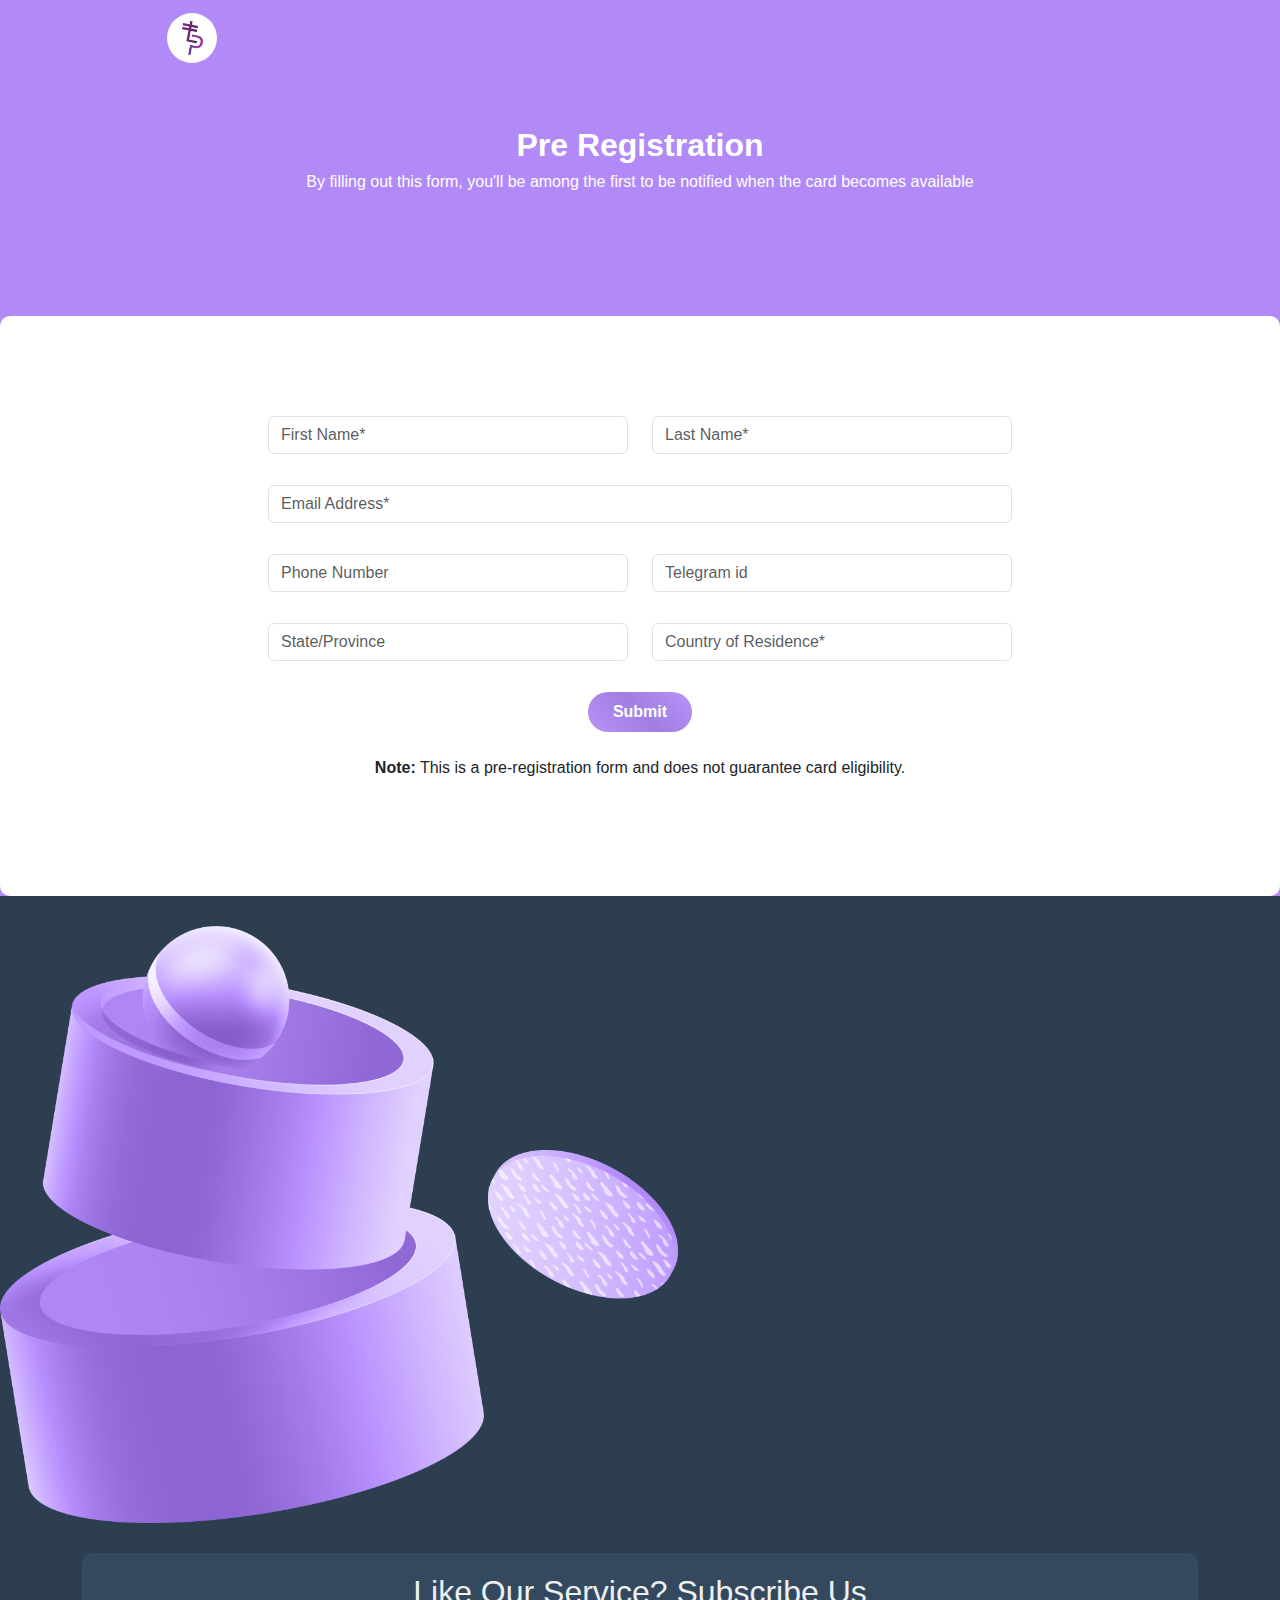
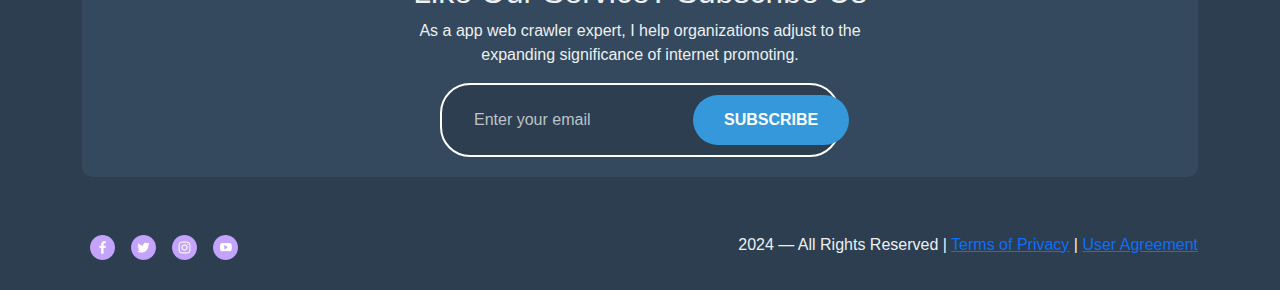
<file: pre-register.html>
<!DOCTYPE html>
<html lang="en">
    <head>
        <meta charset="UTF-8" />
        <meta name="viewport" content="width=device-width, initial-scale=1.0" />
        <title>Preregister</title>
        <link
            href="https://cdn.jsdelivr.net/npm/bootstrap@5.3.0-alpha1/dist/css/bootstrap.min.css"
            rel="stylesheet"
        />
        <link
            href="https://fonts.googleapis.com/icon?family=Material+Icons"
            rel="stylesheet"
        />
        <link href="pre-register-form.css" rel="stylesheet" />
        <link href="pre-register-header.css" rel="stylesheet" />
        <link href="footer-section.css" rel="stylesheet" />
    </head>

    <body">
        <header class="preregister-header">
            <div class="container">
                <nav class="navbar navbar-expand-lg">
                    <a class="navbar-brand" href="/index.html"><img src="./assets/logo.png" alt="LedgerPe Logo" class="logo"/></a>
                </nav>
            </div>
            <section class="row main-title">
                <div class="col-12 text-center">
                    <h1>Pre Registration<h1>
                    <p>
                        By filling out this form, you'll be among the first to be notified when the card becomes available
                    </p>
                </div>
            </section>
        </header>
        
        <div class="register-form-wrapper">
            <div class="container d-flex flex-column align-items-center">
                <div class="col-md-8 preregister-form">
                    <!-- <h2>Let's Connect</h2> -->
                    <form id="contactForm">
                        <div class="row">
                            <div class="col-md-6 mb-3">
                                <input type="text" class="form-control" id="firstName" placeholder="First Name*" required />
                            </div>
                            <div class="col-md-6 mb-3">
                                <input type="text" class="form-control" id="lastName" placeholder="Last Name*" required />
                            </div>
                        </div>
                        <div class="row">
                            <div class="col-12 mb-3">
                                <input type="email" class="form-control" id="email" placeholder="Email Address*" required />
                            </div>
                        </div>
                        <div class="row">
                            <div class="col-md-6 mb-3">
                                <input type="tel" class="form-control" id="phone" placeholder="Phone Number" />
                            </div>
                            <div class="col-md-6 mb-3">
                                <input type="tel" class="form-control" id="telegram" placeholder="Telegram id" />
                            </div>
                        </div>
                        <div class="row">
                            <div class="col-md-6 mb-3">
                                <input type="tel" class="form-control" id="state" placeholder="State/Province" />
                            </div>
                            <div class="col-md-6 mb-3">
                                <input type="tel" class="form-control" id="country" placeholder="Country of Residence*" required />
                            </div>
                        </div>
                            <button type="submit" class="nav-link btn btn-submit-registration">Submit</button>
                        <p class="note mt-4 text-center">
                            <b>Note:</b> This is a pre-registration form and does not guarantee card eligibility.
                        </p>
                    </form>
                </div>
            </div>
        </div>
        
        <footer class="footer-section">
            <div class="footer-design-images-wrapper">
                <img src="./assets/shape.png" alt="Decorative Image 1" class="footer-img-1">
                <img src="./assets/Asset 3.png" alt="Decorative Image 2" class="footer-img-2">
                <!-- <img src="./assets/card-icon.png" alt="Card Icon" class="footer-img-3 pc-only"> -->
            </div>
            <div class="container text-center">
                <div class="subscribe-container">
                    <div class="text-container">
                        <h2>Like Our Service? Subscribe Us</h2>
                        <p>As a app web crawler expert, I help organizations adjust to the </br>
                            expanding significance of internet promoting.</p>
                    </div>
                    <div class="subscribe-form">
                        <input type="email" class="sub-form-control" placeholder="Enter your email">
                        <button class="btn" type="button">Subscribe</button>
                    </div>
                </div>
            </div>
            <div class="container link-container mt-5 d-block d-md-flex justify-content-between">
                <div class="social-icons d-flex justify-content-around">
                    <a class="mx-2" href="#"><img src="./assets/facebook-icon.png" alt="Facebook"></a>
                    <a class="mx-2" href="#"><img src="./assets/twitter-icon.png" alt="Twitter"></a>
                    <a class="mx-2" href="#"><img src="./assets/instagram-icon.png" alt="Instagram"></a>
                    <a class="mx-2" href="#"><img src="./assets/youtube-icon.png" alt="YouTube"></a>
                </div>
                <div class="text-center mt-2">
                    2024 — All Rights Reserved |
                    <a href="termPrivacy.html">Terms of Privacy</a> |
                    <a href="userAgreement.html">User Agreement</a>
                </div>
            </div>
        </footer>
        <script src="https://cdn.jsdelivr.net/npm/bootstrap@5.3.0-alpha1/dist/js/bootstrap.bundle.min.js"></script>
        <script src="script.js"></script>
    </body>
</html>
</file>
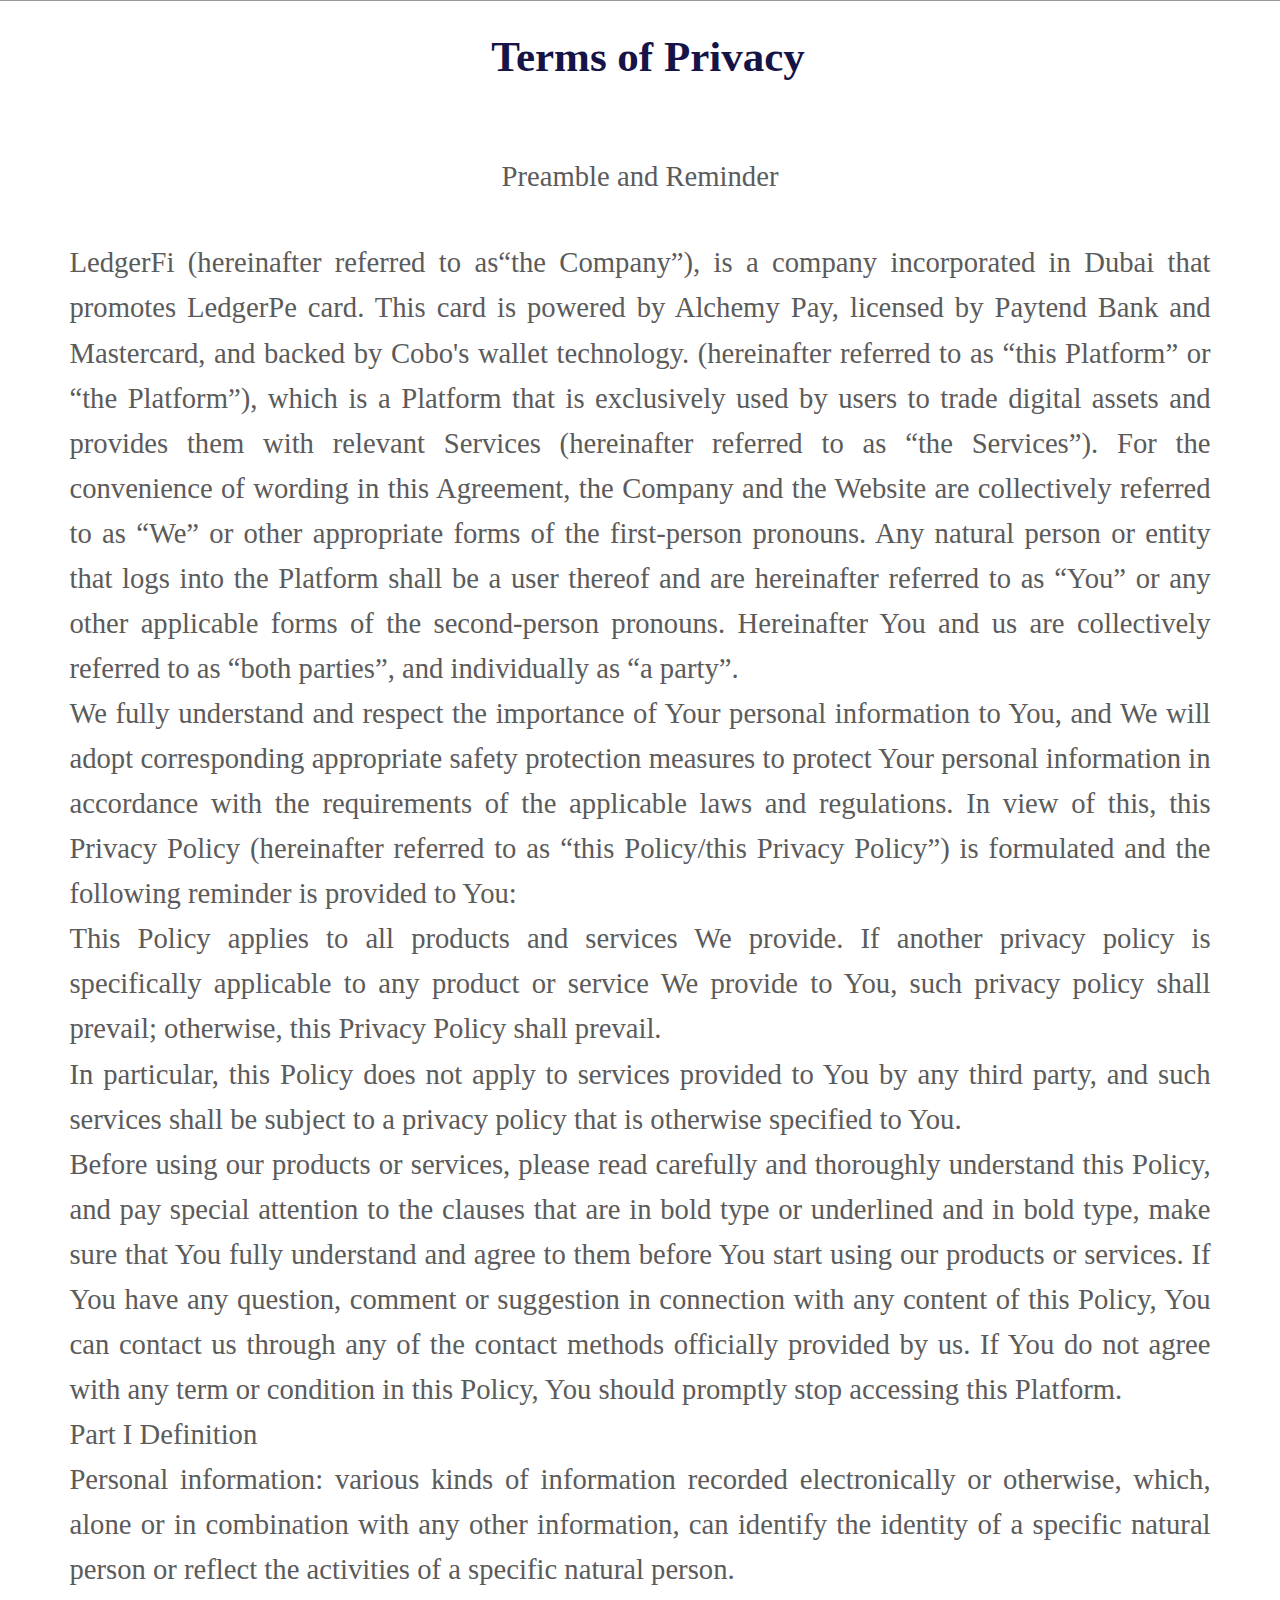
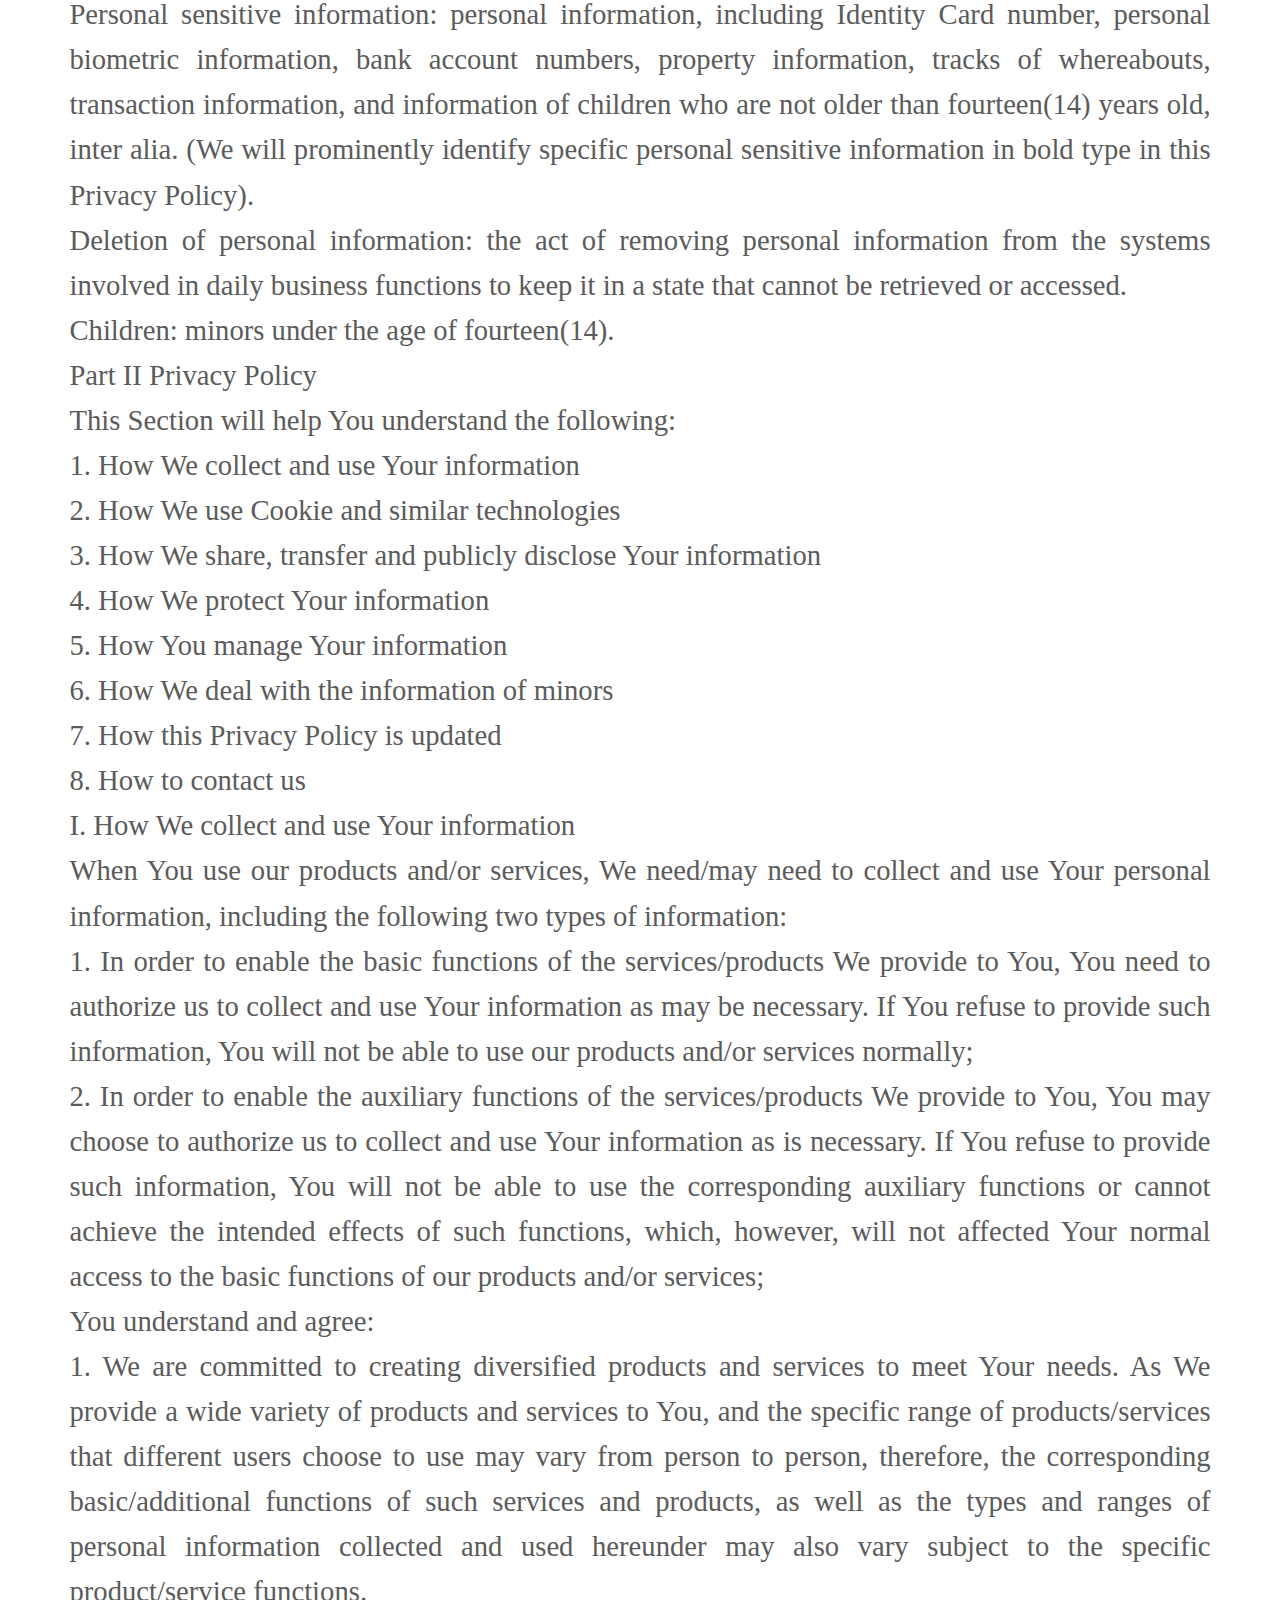
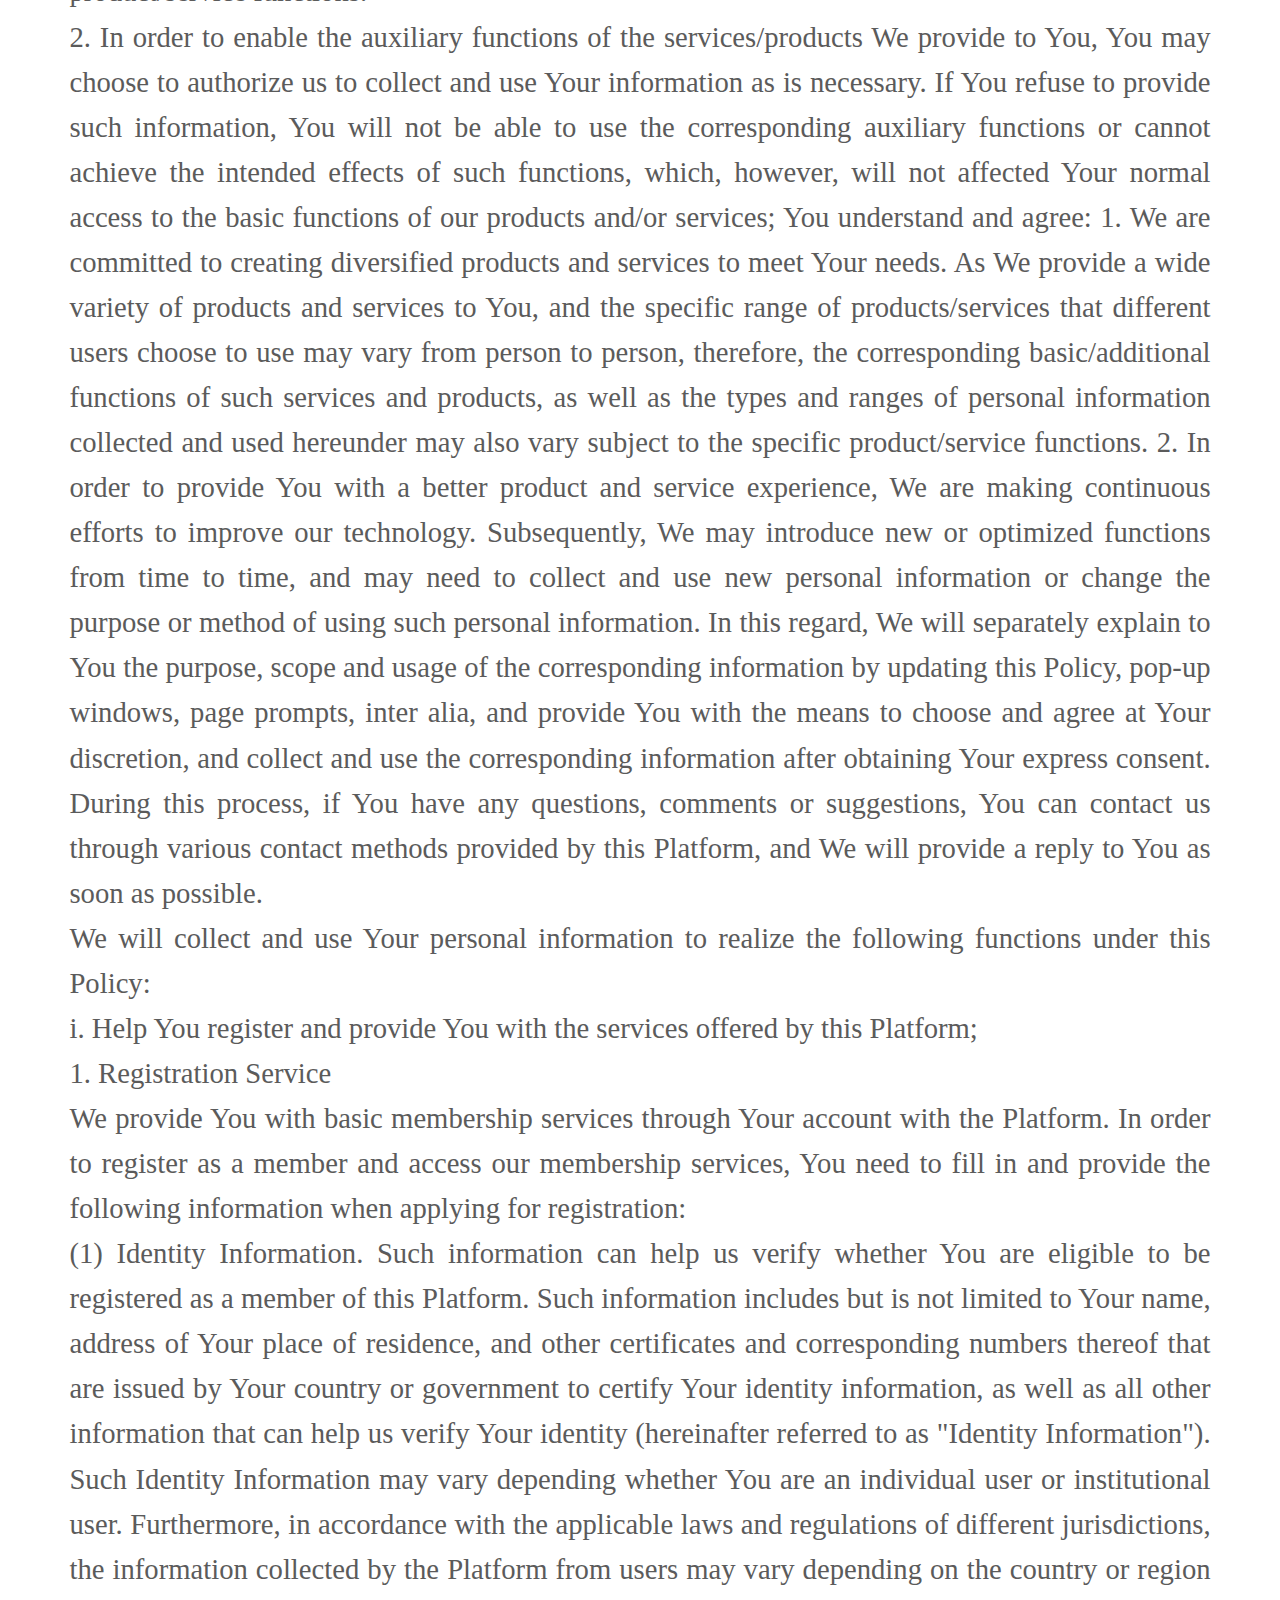
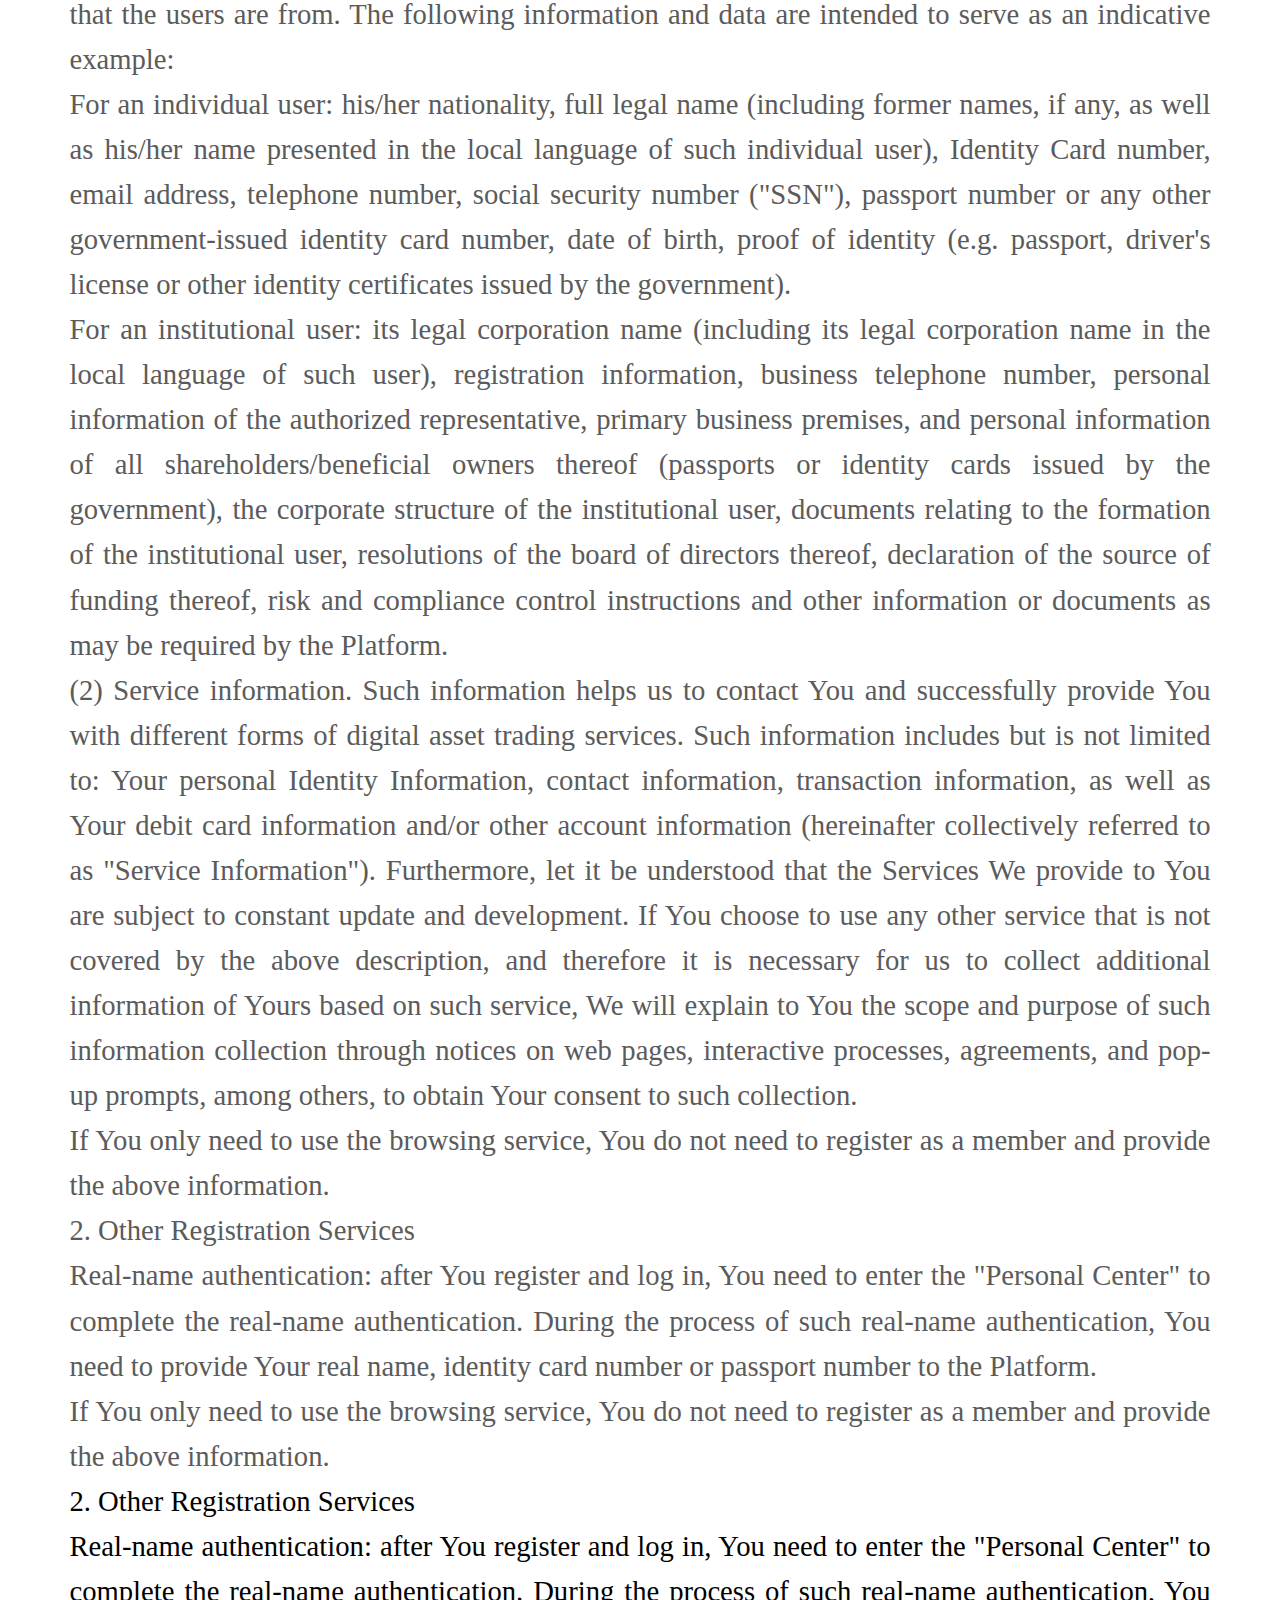
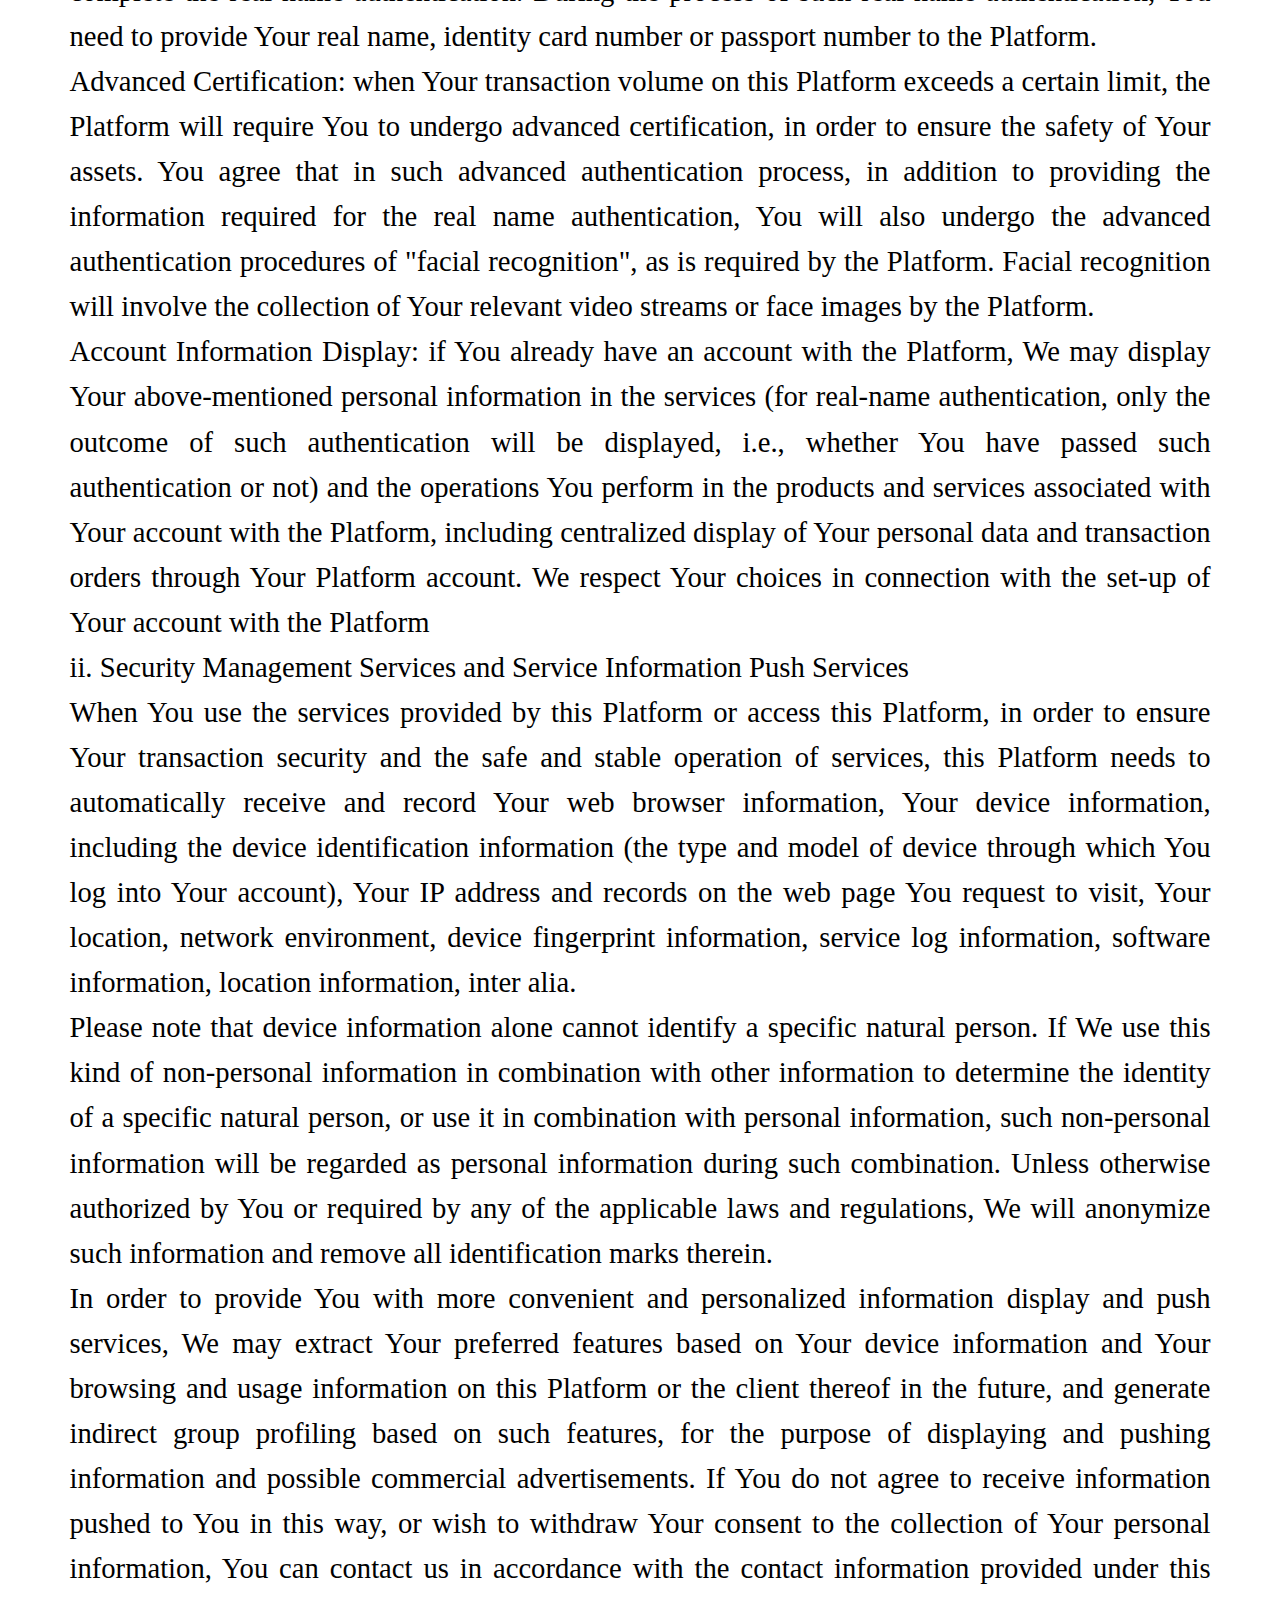
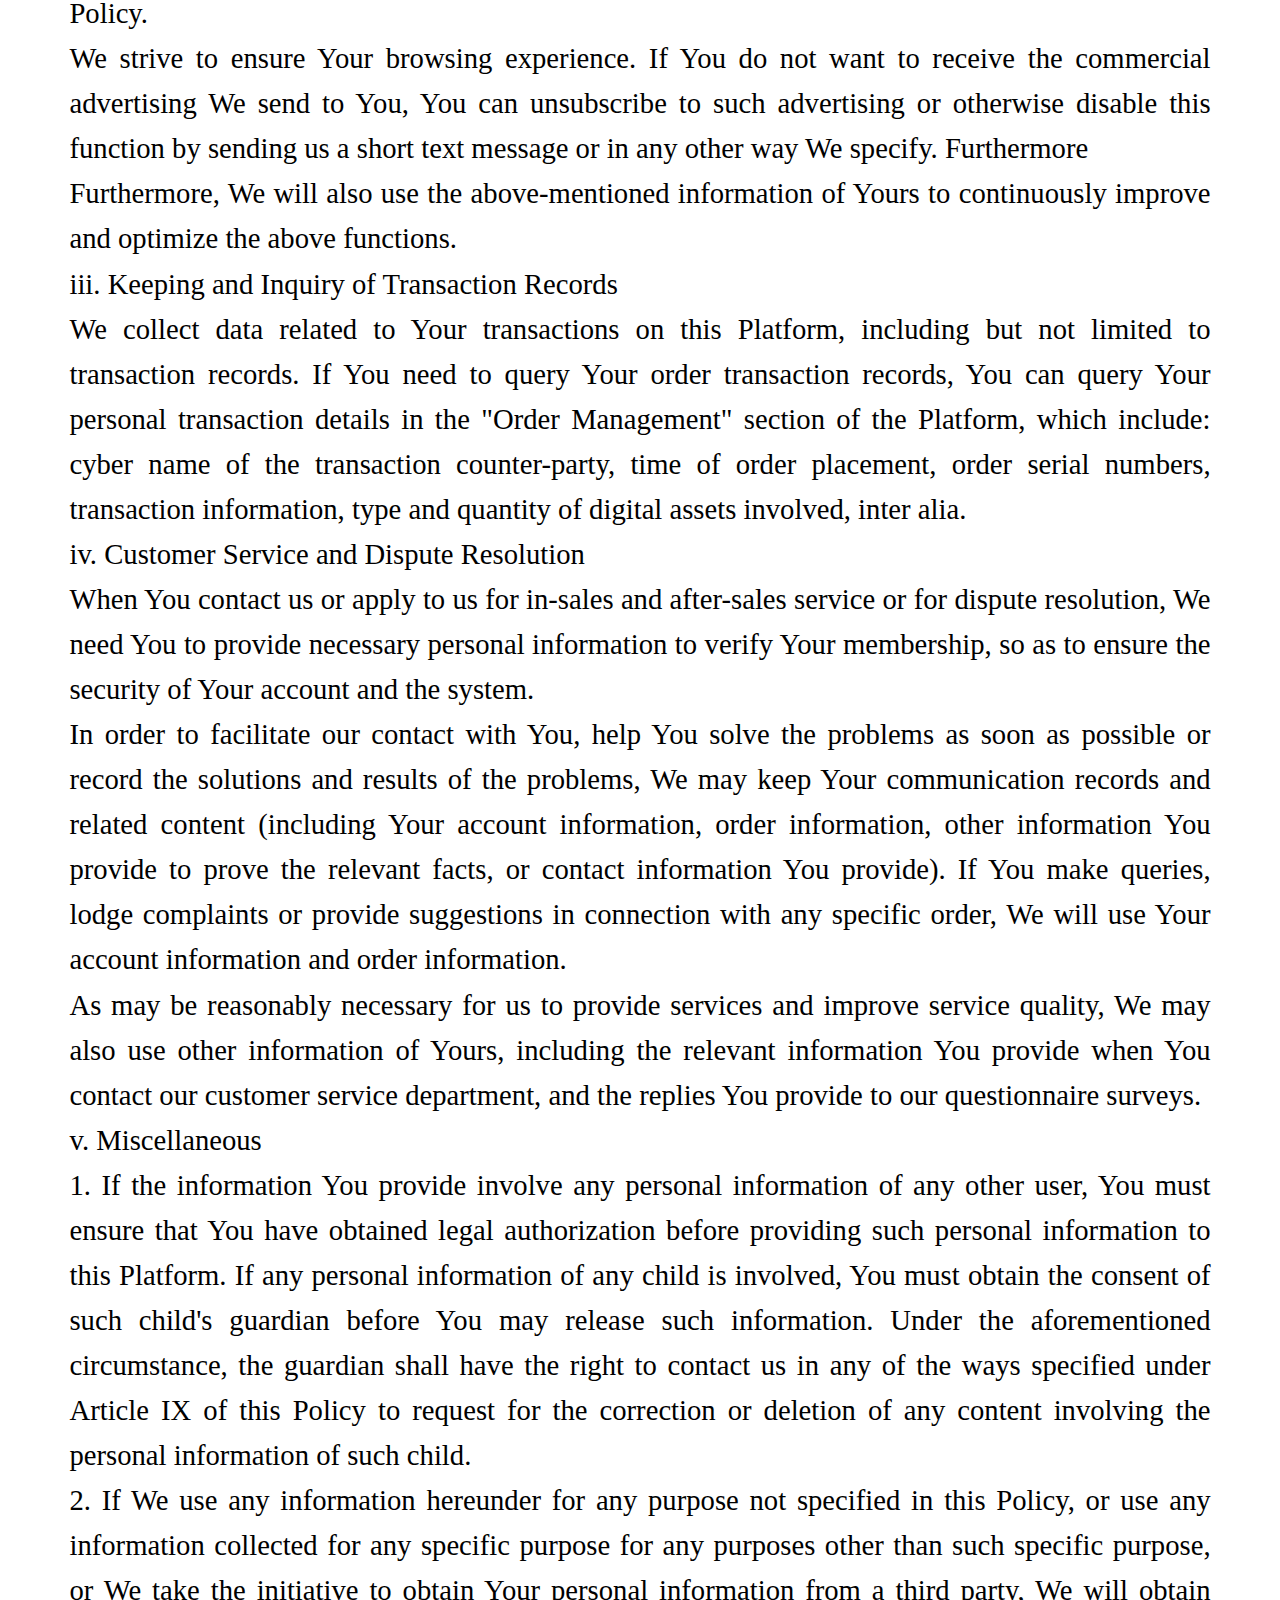
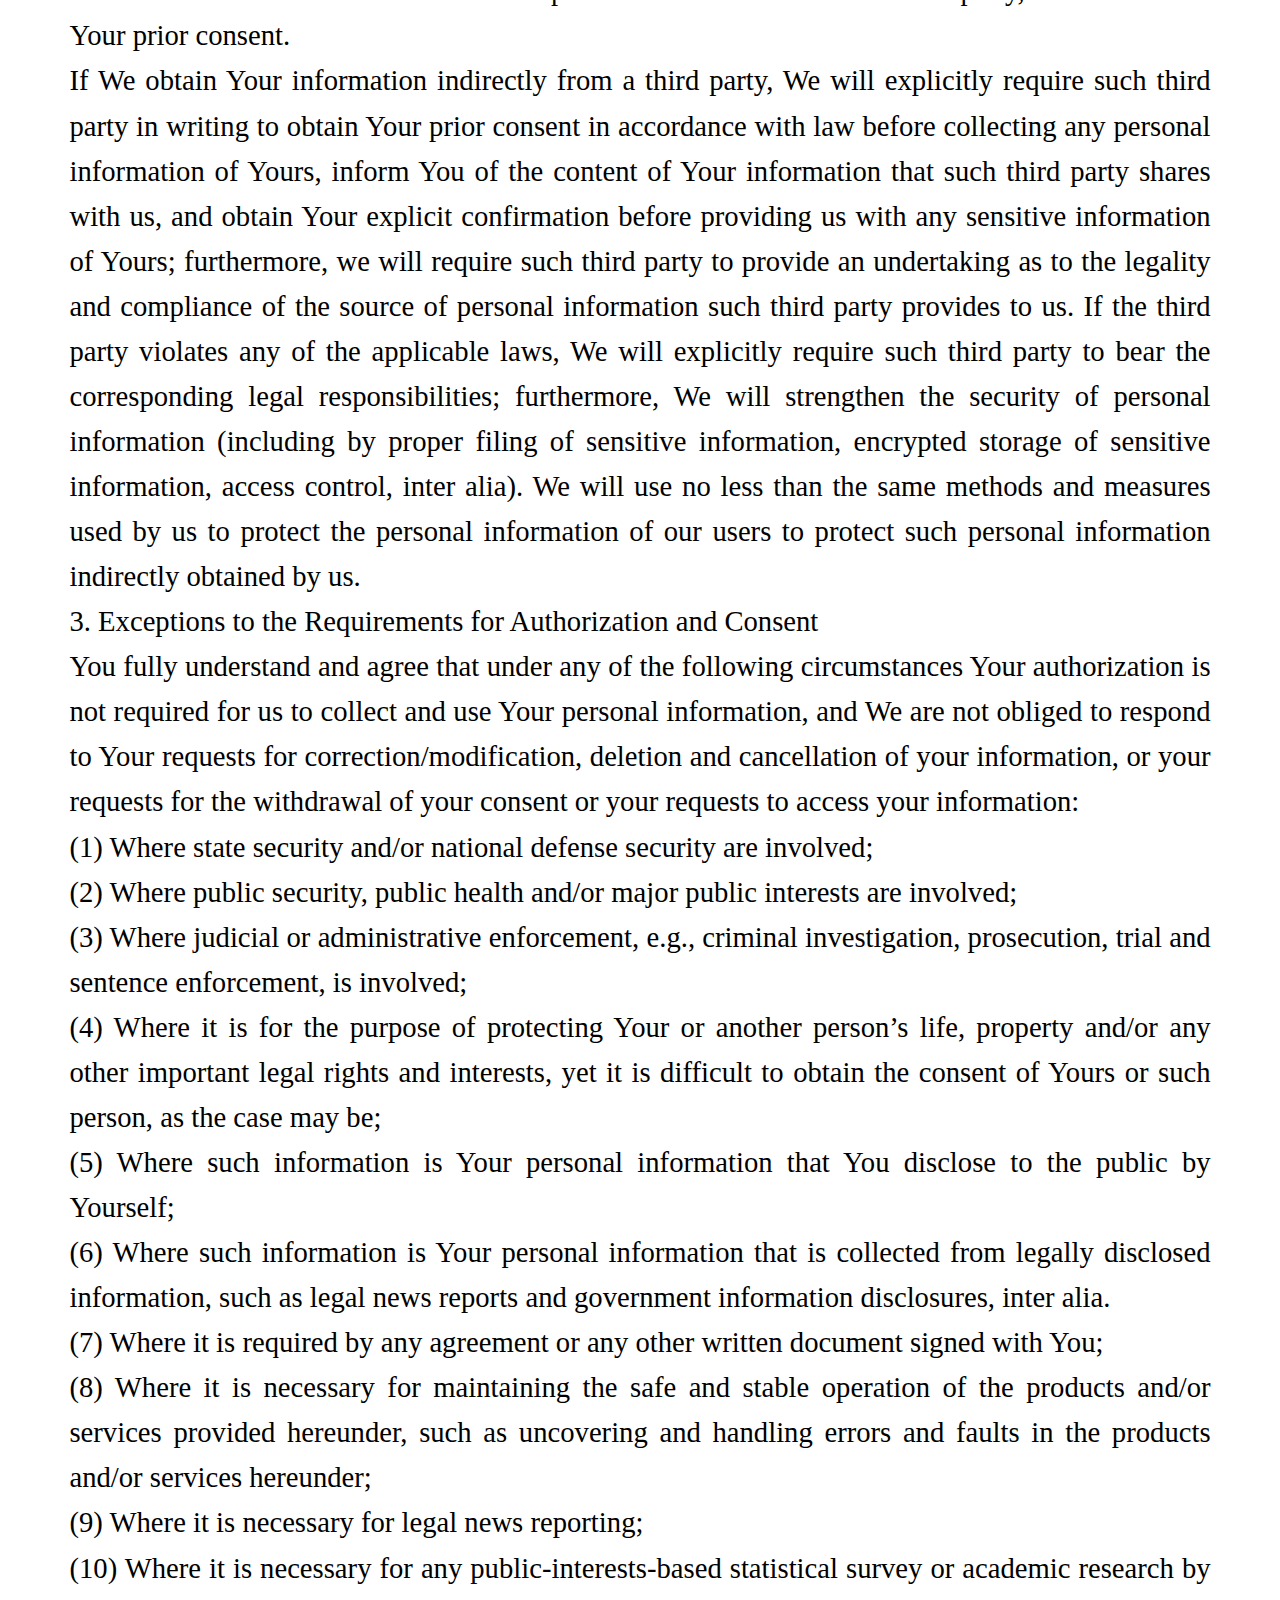
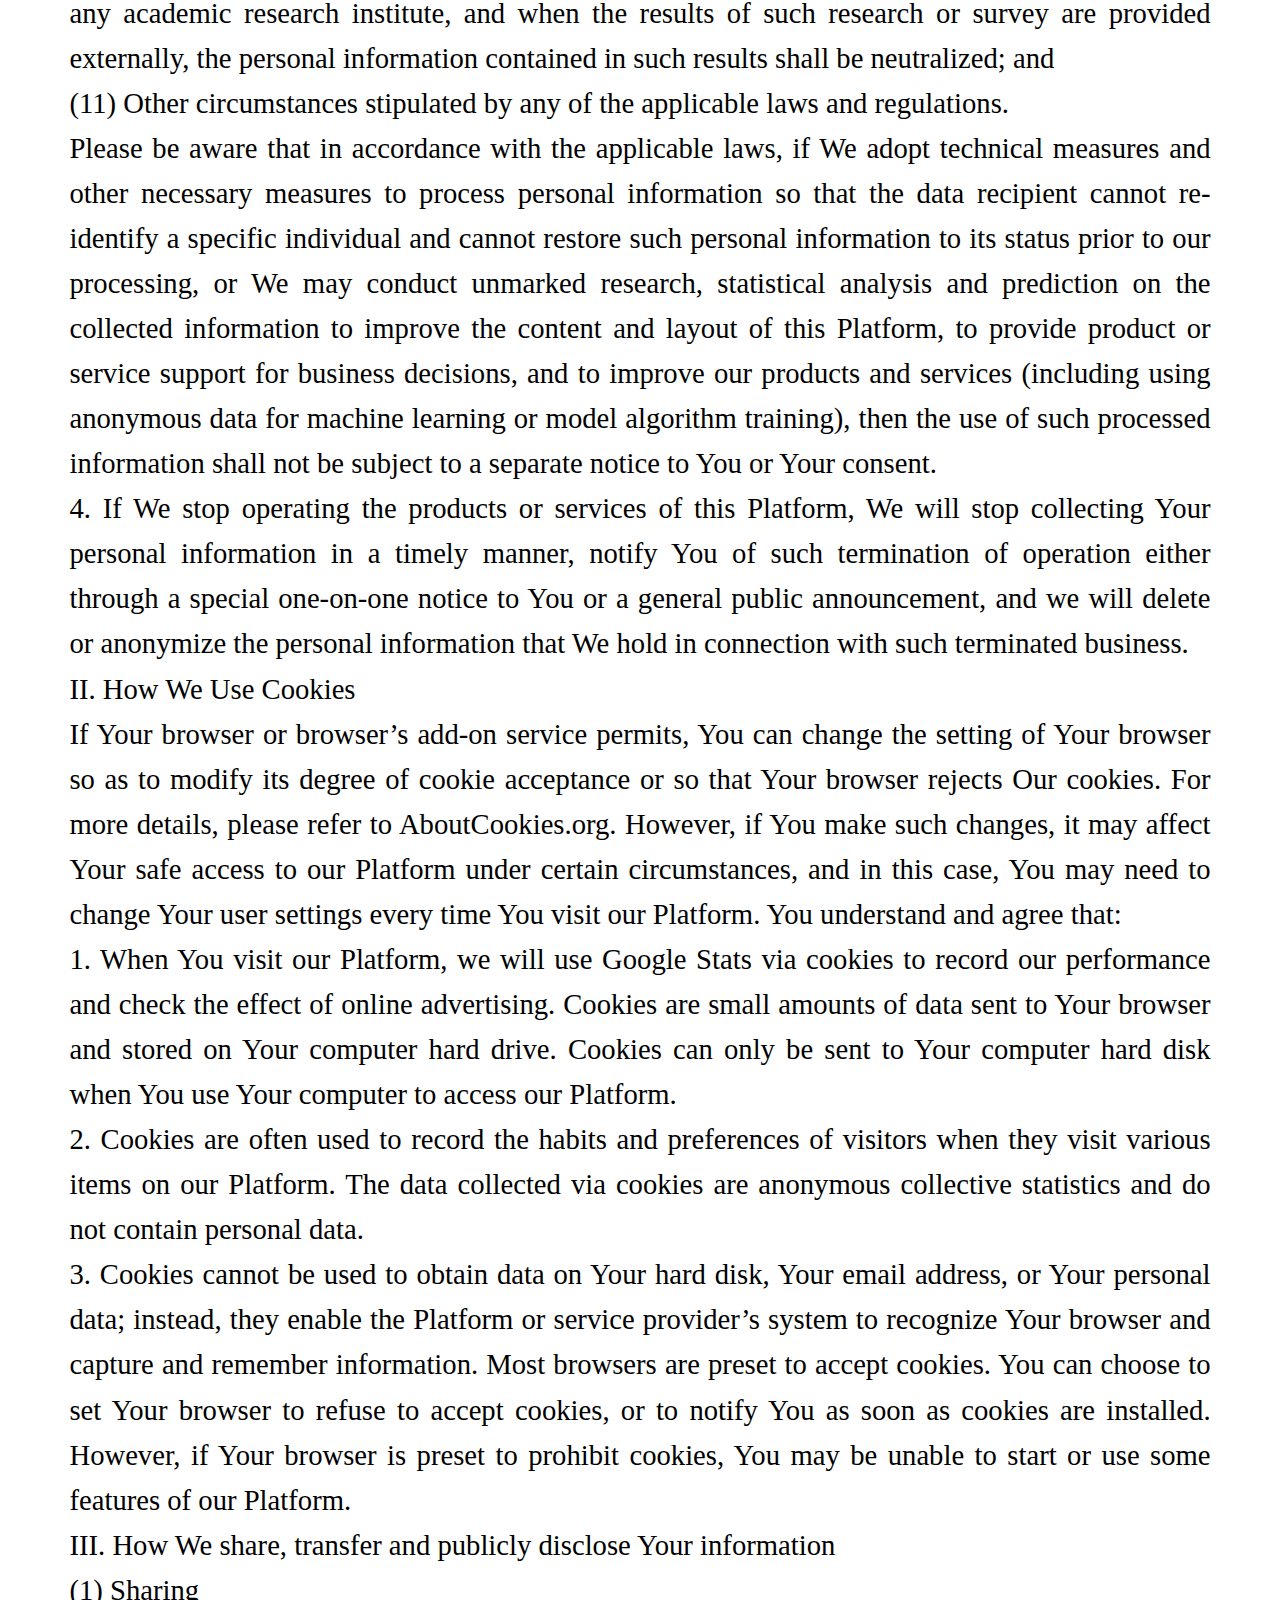
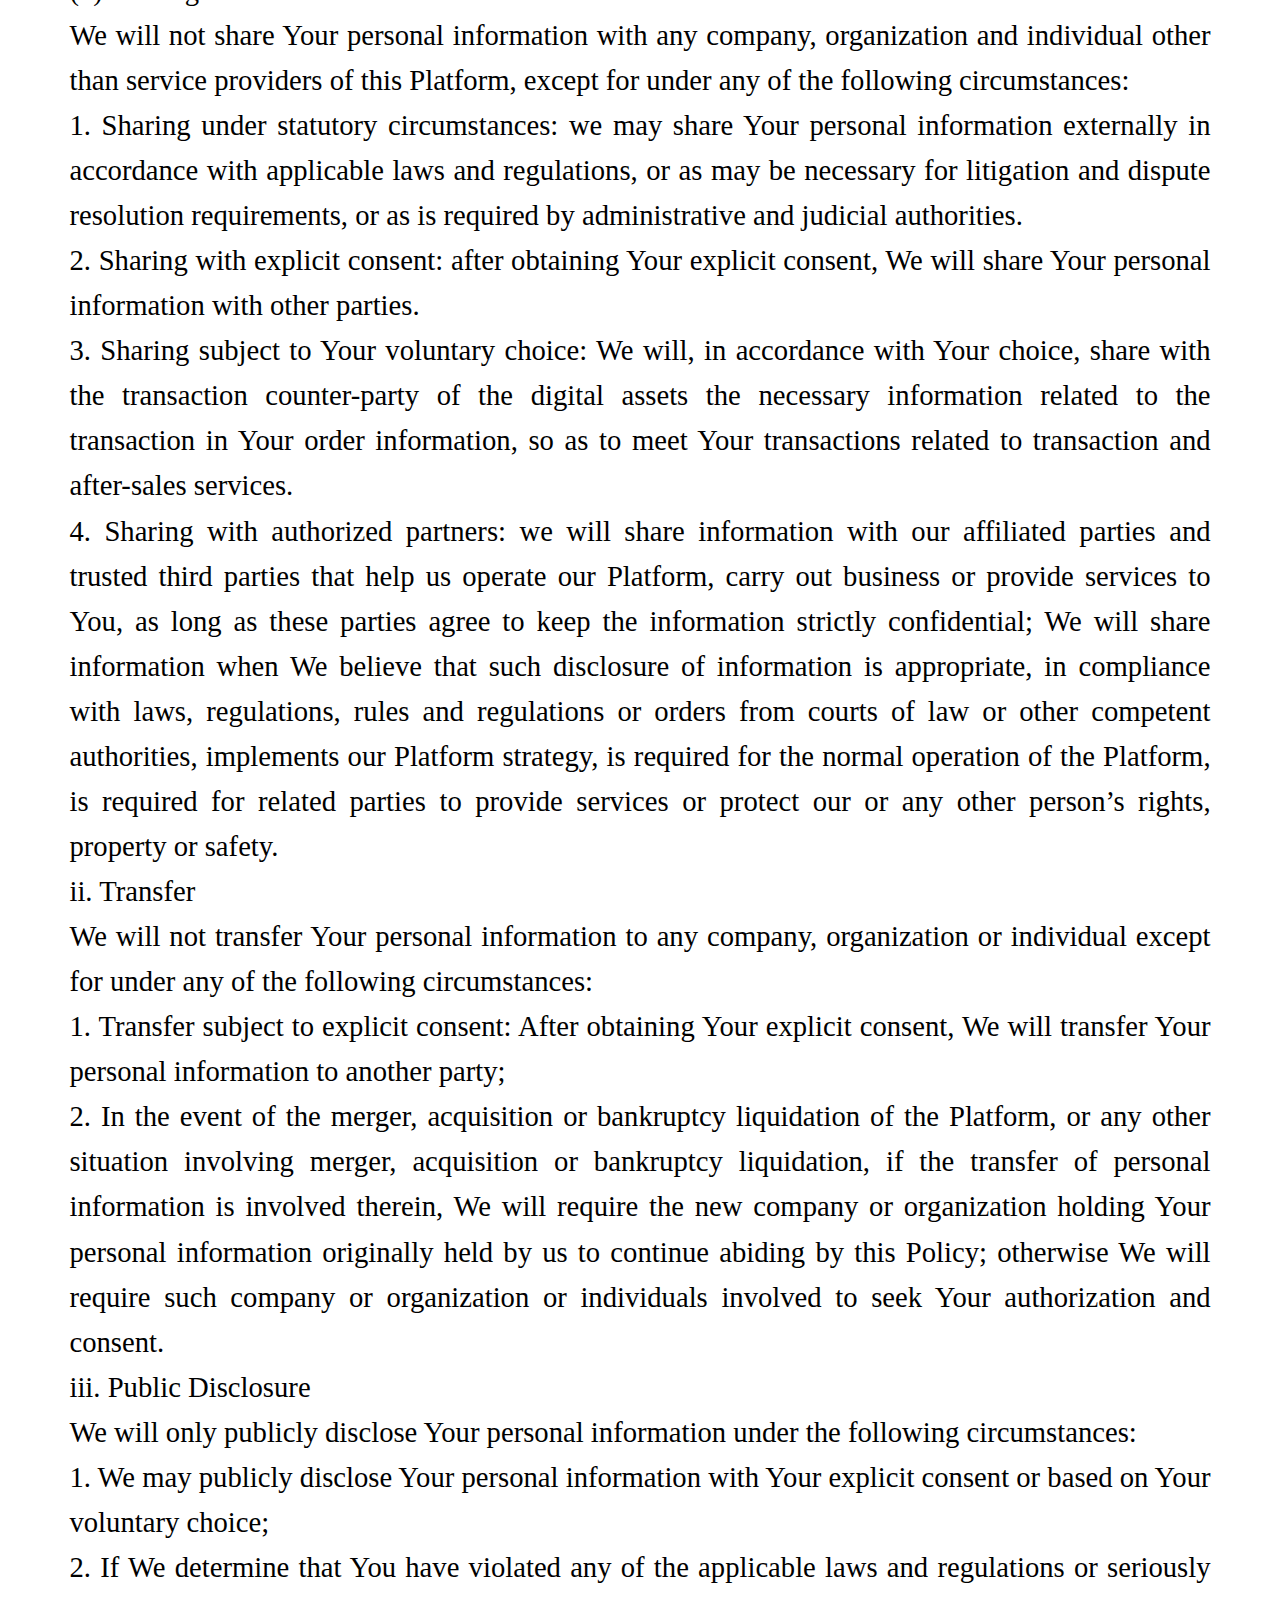
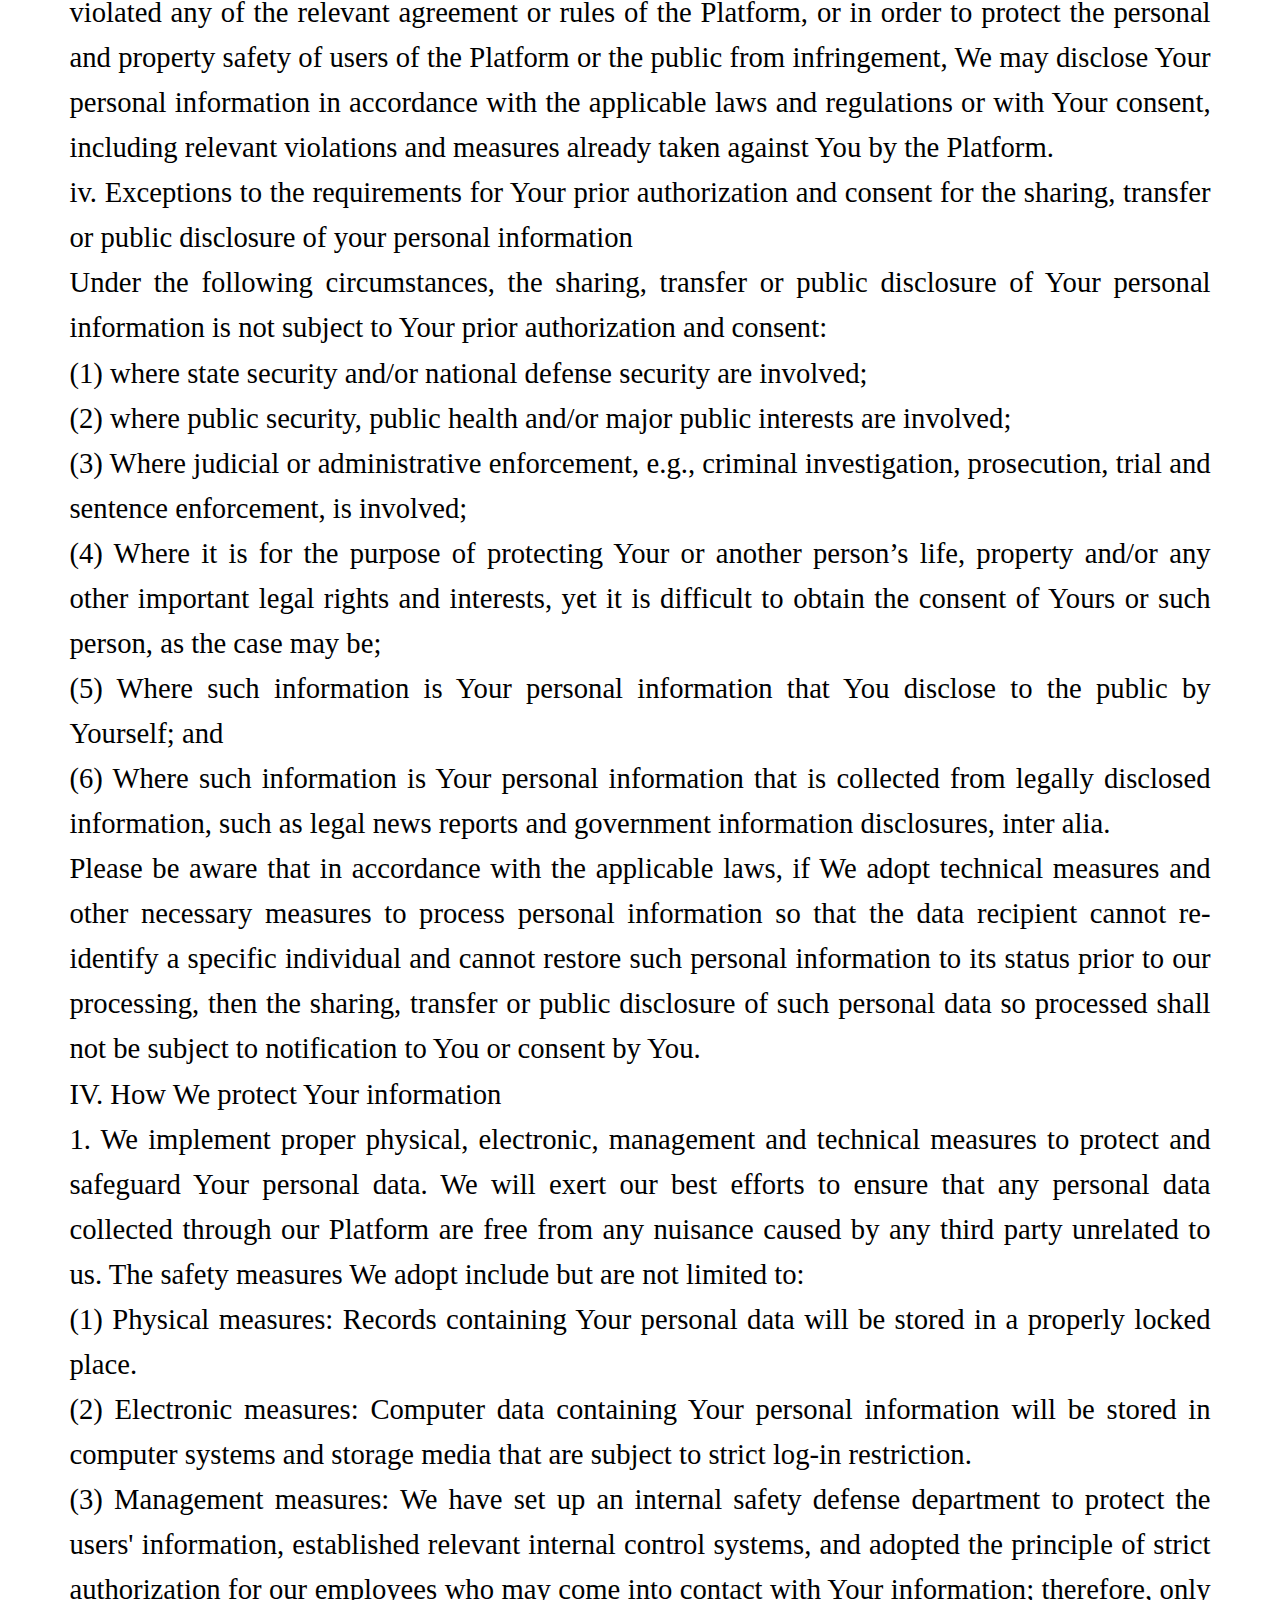
<file: termPrivacy.html>
<!DOCTYPE html>
<html lang="en" style="font-size: 76.8px">
    <meta charset="utf-8" />
    <style>
        @-moz-keyframes bounce_spinningSquaresG {
            0% {
                -moz-transform: scale(1);
                background-color: #000000;
            }
            100% {
                -moz-transform: scale(0.3) rotate(90deg);
                background-color: #ffffff;
            }
        }
        @-webkit-keyframes bounce_spinningSquaresG {
            0% {
                -webkit-transform: scale(1);
                background-color: #000000;
            }
            100% {
                -webkit-transform: scale(0.3) rotate(90deg);
                background-color: #ffffff;
            }
        }
        @-ms-keyframes bounce_spinningSquaresG {
            0% {
                -ms-transform: scale(1);
                background-color: #000000;
            }
            100% {
                -ms-transform: scale(0.3) rotate(90deg);
                background-color: #ffffff;
            }
        }
        @-o-keyframes bounce_spinningSquaresG {
            0% {
                -o-transform: scale(1);
                background-color: #000000;
            }
            100% {
                -o-transform: scale(0.3) rotate(90deg);
                background-color: #ffffff;
            }
        }
        @keyframes bounce_spinningSquaresG {
            0% {
                transform: scale(1);
                background-color: #000000;
            }
            100% {
                transform: scale(0.3) rotate(90deg);
                background-color: #ffffff;
            }
        }
        #wm-ipp-base {
            padding: 0;
            margin: 0;
            border: none;
            background: none transparent;
        }
        #wm-ipp {
            z-index: 2147483647;
        }
        #wm-ipp,
        #wm-ipp * {
            font-family: Lucida Grande, Helvetica, Arial, sans-serif;
            font-size: 12px;
            line-height: 1.2;
            letter-spacing: 0;
            width: auto;
            height: auto;
            max-width: none;
            max-height: none;
            min-width: 0 !important;
            min-height: 0;
            outline: none;
            float: none;
            text-align: left;
            border: none;
            color: #000;
            text-indent: 0;
            position: initial;
            background: none;
        }
        #wm-ipp div {
            display: block;
        }
        #wm-ipp div {
            padding: 0;
            margin: 0;
            border: none;
            border-radius: 0;
            background-color: transparent;
            background-image: none;
            height: auto;
        }
        #wm-ipp #wm-ipp-inside {
            margin: 0 6px;
            border: 5px solid #000;
            border-top: none;
            background-color: rgba(255, 255, 255, 0.9);
            -moz-box-shadow: 1px 1px 4px #333;
            -webkit-box-shadow: 1px 1px 4px #333;
            box-shadow: 1px 1px 4px #333;
            border-radius: 0 0 8px 8px;
        }
        @media (max-width: 414px) {
        }
        @media (min-width: 1055px) {
        }
        @media (max-width: 1054px) {
        }
        @media (max-width: 1163px) {
        }
        #donato {
            border-bottom: 1px solid #999 !important;
        }
        #donato #donato-base {
            width: 100%;
            height: 100%;
            margin: 0;
            padding: 0;
            position: absolute;
            z-index: 2147483639;
        }
    </style>
    <meta
        name="viewport"
        content="width=device-width, initial-scale=1.0,user-scalabel=0, user-scalable=0"
    />
    <meta
        name="description"
        content="A platform for simple, fast and secure Bitcoin Transaction. The easy and tailored user experience just for new and junior investors."
    />
    <meta
        name="keywords"
        content="Bitcoin crypto price,Cryptocurrency price,trading bitcoin,BTC price,Earn Bitcoin,Buy Bitcoin,Sell Bitcoin,BTC,bagaimana cara mendapatkan bitcoin,bitcoin di indonesia,cara mendapatkan bitcoin,mendapatkan bitcoin,jual BTC,beli BTC,Harga Bitcoin,Jual Beli dan Trading Bitcoin Aman di,Indonesia,Bitcoin Indonesia"
    />
    <title>LedgerPay - Terms</title>
    <style>
        @font-face {
            font-family: Dosis-Bold;
        }
        .nav {
            position: fixed;
            width: 100%;
            background-color: #ffffff;
            top: 0;
            height: 0.72rem;
            padding-top: 0.37333rem;
        }
        .nav_center_content {
            position: absolute;
            text-align: center;
            width: 100%;
            font-size: 0.56rem;
            font-family: Dosis-Bold;
            font-weight: bold;
            color: #161446;
            line-height: 0.72rem;
        }
        .terms_content {
            margin-top: 1.89333rem;
            width: 100%;
            padding: 0 0.8rem 0.53333rem;
            box-sizing: border-box;
            font-size: 0.37333rem;
            line-height: 0.58667rem;
        }
        .terms_content .terms_content_title {
            text-align: center;
            margin-bottom: 0.53333rem;
            color: #5b5b5b;
        }
        .terms_content .terms_content_content {
            color: #5b5b5b;
        }
    </style>
    <style>
        img[src='data:,'],
        source[src='data:,'] {
            display: none !important;
        }
        body {
            text-align: justify;
        }
    </style>
    <body>
        <wordtune-styles hidden class="sf-hidden"></wordtune-styles>
        <div
            id="wm-ipp-base"
            lang="en"
            style="display: block; direction: ltr; height: 1px"
        >
            <template shadowrootmode="closed"
                ><div
                    id="wm-ipp"
                    style="position: fixed; left: 0; top: 0; right: 0"
                >
                    <div id="donato" style="position: relative; width: 100%">
                        <div id="donato-base">
                            <iframe
                                id="donato-if"
                                scrolling="no"
                                frameborder="0"
                                style="width: 100%; height: 100%"
                                sandbox="allow-popups allow-top-navigation allow-top-navigation-by-user-activation"
                                srcdoc="<html><meta charset=utf-8><meta name=referrer content=no-referrer><meta http-equiv=content-security-policy content=&quot;default-src 'none'; font-src 'self' data:; img-src 'self' data:; style-src 'unsafe-inline'; media-src 'self' data:; script-src 'unsafe-inline' data:; object-src 'self' data:; frame-src 'self' data:;&quot;><style>img[src=&quot;data:,&quot;],source[src=&quot;data:,&quot;]{display:none!important}</style>"
                            ></iframe>
                        </div>
                    </div>
                    <div id="wm-ipp-inside" style="display: none"></div>
                </div>
                <style>
                    .__wb_overlay {
                        filter: alpha(opacity=60);
                        opacity: 0.6;
                        -moz-opacity: 0.6;
                        opacity: 0.6;
                        background-color: #000;
                        position: fixed;
                        width: 100%;
                        height: 100%;
                        top: 0px;
                        left: 0px;
                        padding: 0px !important;
                        border: 0px !important;
                        margin: 0px !important;
                        border-radius: 0px !important;
                        z-index: 2147483643 !important;
                    }
                    #__wb_record_overlay_div {
                        cursor: wait !important;
                    }
                    .__wb_record_content {
                        opacity: 1;
                        position: fixed;
                        top: 50%;
                        left: 50%;
                        margin: 0px !important;
                        padding: 0px !important;
                        background-color: #ffffff !important;
                        border-radius: 8px;
                        z-index: 2147483644 !important;
                        box-shadow: 0 0 30px 5px #000;
                        -moz-box-shadow: 0 0 30px 5px #000;
                        -webkit-box-shadow: 0 0 30px 5px #000;
                    }
                    #__wb_record_content_loader {
                        cursor: wait !important;
                        padding-top: 30px !important;
                        margin-left: -287px !important;
                        margin-top: -177px !important;
                        width: 574px !important;
                        height: 355px !important;
                    }
                    #__wb_record_content_done {
                        margin-left: -427px !important;
                        margin-top: -177px !important;
                        width: 855px !important;
                        height: 355px !important;
                    }
                    .__wb_record_content > * {
                        margin: auto !important;
                        display: block !important;
                        text-align: center !important;
                        font-family: 'Open Sans', 'Helvetica Neue', Helvetica,
                            Arial, sans-serif !important;
                    }
                    .__wb_record_content > wb_h1 {
                        font-size: 36px !important;
                        color: #222 !important;
                        margin: 0px 0px 0px 0px !important;
                        padding: 0px !important;
                        line-height: 2em;
                        font-weight: normal !important;
                        width: auto !important;
                        height: auto !important;
                    }
                    .__wb_record_content > wb_p {
                        font-size: 17px !important;
                        color: #222 !important;
                        margin: 8px 0px 8px 0px !important;
                        padding: 0px !important;
                        line-height: 2em;
                    }
                    .__wb_record_content > #_wb_logo {
                        margin-bottom: 10px !important;
                    }
                    .__wb_record_content > #_wb_spinner {
                        margin-top: 30px !important;
                        margin-bottom: 30px !important;
                    }
                    .__wb_record_content > #_wb_curr_url {
                        text-decoration: underline !important;
                        font-weight: bold !important;
                    }
                    #__wb_record_content_done > #__wb_link {
                        font-size: 20px !important;
                        border: 1px !important;
                        border-color: #aaa !important;
                        border-style: solid !important;
                        padding: 3px !important;
                        text-align: center !important;
                        width: 80% !important;
                        height: auto !important;
                    }
                    #__wb_record_content_done > #__wb_link:focus {
                        outline: 0px !important;
                        border-color: #428bca !important;
                    }
                    #__wb_record_content_done > #__wb_donate_close {
                        font-size: 18px !important;
                        width: auto !important;
                        float: right;
                        display: inline-block;
                        margin: 0px !important;
                        padding: 8px 8px 0px 0px !important;
                    }
                    #__wb_donate_close > #__wb_record_done_close {
                        cursor: pointer !important;
                        display: inline-block;
                        vertical-align: bottom !important;
                    }
                    #__wb_record_content_done > #__wb_donate_close a {
                        color: #428bca !important;
                    }
                    #__wb_record_content_done > #__wb_donate_close a:link {
                        color: #428bca !important;
                        text-decoration: none !important;
                        margin-right: 16px !important;
                    }
                    #__wb_record_content_done > #__wb_donate_close a:visited {
                        color: #428bca !important;
                    }
                    #__wb_record_content_done > #__wb_donate_close a:hover {
                        color: #00b1f7 !important;
                    }
                    #__wb_spinningSquaresG {
                        position: relative;
                        width: 240px;
                        height: 20px;
                        padding: 0px !important;
                        margin: 30px 0px 30px 160px !important;
                        border: 0px !important;
                        border-radius: 0px !important;
                    }
                    .__wb_spinningSquaresG {
                        margin: 0px !important;
                        padding: 0px !important;
                        border: 0px !important;
                        border-radius: 0px !important;
                        position: absolute;
                        top: 0;
                        background-color: #000000;
                        width: 22px;
                        height: 22px;
                        -moz-animation-name: bounce_spinningSquaresG;
                        -moz-animation-duration: 1.9s;
                        -moz-animation-iteration-count: infinite;
                        -moz-animation-direction: linear;
                        -moz-transform: scale(0.3);
                        -webkit-animation-name: bounce_spinningSquaresG;
                        -webkit-animation-duration: 1.9s;
                        -webkit-animation-iteration-count: infinite;
                        -webkit-animation-direction: linear;
                        -webkit-transform: scale(0.3);
                        -ms-animation-name: bounce_spinningSquaresG;
                        -ms-animation-duration: 1.9s;
                        -ms-animation-iteration-count: infinite;
                        -ms-animation-direction: linear;
                        -ms-transform: scale(0.3);
                        -o-animation-name: bounce_spinningSquaresG;
                        -o-animation-duration: 1.9s;
                        -o-animation-iteration-count: infinite;
                        -o-animation-direction: linear;
                        -o-transform: scale(0.3);
                        animation-name: bounce_spinningSquaresG;
                        animation-duration: 1.9s;
                        animation-iteration-count: infinite;
                        animation-direction: linear;
                        transform: scale(0.3);
                    }
                    #__wb_spinningSquaresG_1 {
                        left: 0;
                        -moz-animation-delay: 0.76s;
                        -webkit-animation-delay: 0.76s;
                        -ms-animation-delay: 0.76s;
                        -o-animation-delay: 0.76s;
                        animation-delay: 0.76s;
                    }
                    #__wb_spinningSquaresG_2 {
                        left: 30px;
                        -moz-animation-delay: 0.95s;
                        -webkit-animation-delay: 0.95s;
                        -ms-animation-delay: 0.95s;
                        -o-animation-delay: 0.95s;
                        animation-delay: 0.95s;
                    }
                    #__wb_spinningSquaresG_3 {
                        left: 60px;
                        -moz-animation-delay: 1.14s;
                        -webkit-animation-delay: 1.14s;
                        -ms-animation-delay: 1.14s;
                        -o-animation-delay: 1.14s;
                        animation-delay: 1.14s;
                    }
                    #__wb_spinningSquaresG_4 {
                        left: 90px;
                        -moz-animation-delay: 1.33s;
                        -webkit-animation-delay: 1.33s;
                        -ms-animation-delay: 1.33s;
                        -o-animation-delay: 1.33s;
                        animation-delay: 1.33s;
                    }
                    #__wb_spinningSquaresG_5 {
                        left: 120px;
                        -moz-animation-delay: 1.52s;
                        -webkit-animation-delay: 1.52s;
                        -ms-animation-delay: 1.52s;
                        -o-animation-delay: 1.52s;
                        animation-delay: 1.52s;
                    }
                    #__wb_spinningSquaresG_6 {
                        left: 150px;
                        -moz-animation-delay: 1.71s;
                        -webkit-animation-delay: 1.71s;
                        -ms-animation-delay: 1.71s;
                        -o-animation-delay: 1.71s;
                        animation-delay: 1.71s;
                    }
                    #__wb_spinningSquaresG_7 {
                        left: 180px;
                        -moz-animation-delay: 1.9s;
                        -webkit-animation-delay: 1.9s;
                        -ms-animation-delay: 1.9s;
                        -o-animation-delay: 1.9s;
                        animation-delay: 1.9s;
                    }
                    #__wb_spinningSquaresG_8 {
                        left: 210px;
                        -moz-animation-delay: 2.09s;
                        -webkit-animation-delay: 2.09s;
                        -ms-animation-delay: 2.09s;
                        -o-animation-delay: 2.09s;
                        animation-delay: 2.09s;
                    }
                    @-moz-keyframes bounce_spinningSquaresG {
                        0% {
                            -moz-transform: scale(1);
                            background-color: #000000;
                        }
                        100% {
                            -moz-transform: scale(0.3) rotate(90deg);
                            background-color: #ffffff;
                        }
                    }
                    @-webkit-keyframes bounce_spinningSquaresG {
                        0% {
                            -webkit-transform: scale(1);
                            background-color: #000000;
                        }
                        100% {
                            -webkit-transform: scale(0.3) rotate(90deg);
                            background-color: #ffffff;
                        }
                    }
                    @-ms-keyframes bounce_spinningSquaresG {
                        0% {
                            -ms-transform: scale(1);
                            background-color: #000000;
                        }
                        100% {
                            -ms-transform: scale(0.3) rotate(90deg);
                            background-color: #ffffff;
                        }
                    }
                    @-o-keyframes bounce_spinningSquaresG {
                        0% {
                            -o-transform: scale(1);
                            background-color: #000000;
                        }
                        100% {
                            -o-transform: scale(0.3) rotate(90deg);
                            background-color: #ffffff;
                        }
                    }
                    @keyframes bounce_spinningSquaresG {
                        0% {
                            transform: scale(1);
                            background-color: #000000;
                        }
                        100% {
                            transform: scale(0.3) rotate(90deg);
                            background-color: #ffffff;
                        }
                    }
                    #wm-ipp-base {
                        height: 65px;
                        padding: 0;
                        margin: 0;
                        border: none;
                        background: none transparent;
                    }
                    #wm-ipp {
                        z-index: 2147483647;
                    }
                    #wm-ipp,
                    #wm-ipp * {
                        font-family: Lucida Grande, Helvetica, Arial, sans-serif;
                        font-size: 12px;
                        line-height: 1.2;
                        letter-spacing: 0;
                        width: auto;
                        height: auto;
                        max-width: none;
                        max-height: none;
                        min-width: 0 !important;
                        min-height: 0;
                        outline: none;
                        float: none;
                        text-align: left;
                        border: none;
                        color: #000;
                        text-indent: 0;
                        position: initial;
                        background: none;
                    }
                    #wm-ipp div,
                    #wm-ipp canvas {
                        display: block;
                    }
                    #wm-ipp div,
                    #wm-ipp tr,
                    #wm-ipp td,
                    #wm-ipp a,
                    #wm-ipp form {
                        padding: 0;
                        margin: 0;
                        border: none;
                        border-radius: 0;
                        background-color: transparent;
                        background-image: none;
                        height: auto;
                    }
                    #wm-ipp table {
                        border: none;
                        border-collapse: collapse;
                        margin: 0;
                        padding: 0;
                        width: auto;
                        font-size: inherit;
                    }
                    #wm-ipp form input {
                        padding: 1px !important;
                        height: auto;
                        display: inline;
                        margin: 0;
                        color: #000;
                        background: none #fff;
                        border: 1px solid #666;
                    }
                    #wm-ipp form input[type='submit'] {
                        padding: 0 8px !important;
                        margin: 1px 0 1px 5px !important;
                        width: auto !important;
                        border: 1px solid #000 !important;
                        background: #fff !important;
                        color: #000 !important;
                    }
                    #wm-ipp form input[type='submit']:hover {
                        background: #eee !important;
                        cursor: pointer !important;
                    }
                    #wm-ipp form input[type='submit']:active {
                        transform: translateY(1px);
                    }
                    #wm-ipp a {
                        display: inline;
                    }
                    #wm-ipp a:hover {
                        text-decoration: underline;
                    }
                    #wm-ipp a.wm-btn:hover {
                        text-decoration: none;
                        color: #ff0 !important;
                    }
                    #wm-ipp a.wm-btn:hover span {
                        color: #ff0 !important;
                    }
                    #wm-ipp #wm-ipp-inside {
                        margin: 0 6px;
                        border: 5px solid #000;
                        border-top: none;
                        background-color: rgba(255, 255, 255, 0.9);
                        -moz-box-shadow: 1px 1px 4px #333;
                        -webkit-box-shadow: 1px 1px 4px #333;
                        box-shadow: 1px 1px 4px #333;
                        border-radius: 0 0 8px 8px;
                    }
                    #wm-ipp #wm-logo {
                        padding: 0 10px;
                        vertical-align: middle;
                        min-width: 100px;
                        flex: 0 0 100px;
                    }
                    #wm-ipp .c {
                        padding-left: 4px;
                    }
                    #wm-ipp .c .u {
                        margin-top: 4px !important;
                    }
                    #wm-ipp .n {
                        padding: 0 0 0 5px !important;
                        vertical-align: bottom;
                    }
                    #wm-ipp .n a {
                        text-decoration: none;
                        color: #33f;
                        font-weight: bold;
                    }
                    #wm-ipp .n .b {
                        padding: 0 6px 0 0 !important;
                        text-align: right !important;
                        overflow: visible;
                        white-space: nowrap;
                        color: #99a;
                        vertical-align: middle;
                    }
                    #wm-ipp .n .y .b {
                        padding: 0 6px 2px 0 !important;
                    }
                    #wm-ipp .n .c {
                        background: #000;
                        color: #ff0;
                        font-weight: bold;
                        padding: 0 !important;
                        text-align: center;
                    }
                    #wm-ipp.hi .n td.c {
                        color: #ec008c;
                    }
                    #wm-ipp .n td.f {
                        padding: 0 0 0 6px !important;
                        text-align: left !important;
                        overflow: visible;
                        white-space: nowrap;
                        color: #99a;
                        vertical-align: middle;
                    }
                    #wm-ipp .n tr.m td {
                        text-transform: uppercase;
                        white-space: nowrap;
                        padding: 2px 0;
                    }
                    #wm-ipp .c .s {
                        padding: 0 5px 0 0 !important;
                        vertical-align: bottom;
                    }
                    #wm-ipp #wm-nav-captures {
                        white-space: nowrap;
                    }
                    #wm-ipp .c .s a.t {
                        color: #33f;
                        font-weight: bold;
                        line-height: 1.8;
                    }
                    #wm-ipp .c .s div.r {
                        color: #666;
                        font-size: 9px;
                        white-space: nowrap;
                    }
                    #wm-ipp .c .k {
                        padding-bottom: 1px;
                    }
                    #wm-ipp .c .s {
                        padding: 0 5px 2px 0 !important;
                    }
                    #wm-ipp td#displayMonthEl {
                        padding: 2px 0 !important;
                    }
                    #wm-ipp td#displayYearEl {
                        padding: 0 0 2px 0 !important;
                    }
                    div#wm-ipp-sparkline {
                        position: relative;
                        white-space: nowrap;
                        background-color: #fff;
                        cursor: pointer;
                        line-height: 0.9;
                    }
                    #sparklineImgId,
                    #wm-sparkline-canvas {
                        position: relative;
                        z-index: 9012;
                        max-width: none;
                    }
                    #wm-ipp-sparkline div.yt {
                        position: absolute;
                        z-index: 9010 !important;
                        background-color: #ff0 !important;
                        top: 0;
                    }
                    #wm-ipp-sparkline div.mt {
                        position: absolute;
                        z-index: 9013 !important;
                        background-color: #ec008c !important;
                        top: 0;
                    }
                    #wm-ipp .r {
                        margin-left: 4px;
                    }
                    #wm-ipp .r a {
                        color: #33f;
                        border: none;
                        position: relative;
                        background-color: transparent;
                        background-repeat: no-repeat !important;
                        background-position: 100% 100% !important;
                        text-decoration: none;
                    }
                    #wm-ipp #wm-capinfo {
                        border-radius: 0 0 4px 4px;
                    }
                    #wm-ipp #wm-capinfo .c-logo {
                        display: block;
                        float: left;
                        margin-right: 3px;
                        width: 90px;
                        min-height: 90px;
                        max-height: 290px;
                        border-radius: 45px;
                        overflow: hidden;
                        background-position: 50%;
                        background-size: auto 90px;
                        box-shadow: 0 0 2px 2px rgba(208, 208, 208, 128) inset;
                    }
                    #wm-ipp #wm-capinfo .c-logo span {
                        display: inline-block;
                    }
                    #wm-ipp #wm-capinfo .c-logo img {
                        height: 90px;
                        position: relative;
                        left: -50%;
                    }
                    #wm-ipp #wm-capinfo .wm-title {
                        font-size: 130%;
                    }
                    #wm-ipp #wm-capinfo a.wm-selector {
                        display: inline-block;
                        color: #aaa;
                        text-decoration: none !important;
                        padding: 2px 8px;
                    }
                    #wm-ipp #wm-capinfo a.wm-selector.selected {
                        background-color: #666;
                    }
                    #wm-ipp #wm-capinfo a.wm-selector:hover {
                        color: #fff;
                    }
                    #wm-ipp #wm-capinfo.notice-only #wm-capinfo-collected-by,
                    #wm-ipp #wm-capinfo.notice-only #wm-capinfo-timestamps {
                        display: none;
                    }
                    #wm-ipp #wm-capinfo #wm-capinfo-notice .wm-capinfo-content {
                        background-color: #ff0;
                        padding: 5px;
                        font-size: 14px;
                        text-align: center;
                    }
                    #wm-ipp
                        #wm-capinfo
                        #wm-capinfo-notice
                        .wm-capinfo-content
                        * {
                        font-size: 14px;
                        text-align: center;
                    }
                    #wm-ipp #wm-expand {
                        right: 1px;
                        bottom: -1px;
                        color: #ffffff;
                        background-color: #666 !important;
                        padding: 0 5px 0 3px !important;
                        border-radius: 3px 3px 0 0 !important;
                    }
                    #wm-ipp #wm-expand span {
                        color: #ffffff;
                    }
                    #wm-ipp #wm-expand #wm-expand-icon {
                        display: inline-block;
                        transition: transform 0.5s;
                        transform-origin: 50% 45%;
                    }
                    #wm-ipp #wm-expand.wm-open #wm-expand-icon {
                        transform: rotate(180deg);
                    }
                    #wm-ipp #wmtb {
                        text-align: right;
                    }
                    #wm-ipp #wmtb #wmtbURL {
                        width: calc(100% - 45px);
                    }
                    #wm-ipp #wm-graph-anchor {
                        border-right: 1px solid #ccc;
                    }
                    html.wb-highlight {
                        box-shadow: inset 0 0 0 3px #a50e3a !important;
                    }
                    .wb-highlight {
                        outline: 3px solid #a50e3a !important;
                    }
                    #wm-ipp-print {
                        display: none !important;
                    }
                    @media (max-width: 414px) {
                        #wm-ipp .xxs {
                            display: none !important;
                        }
                    }
                    @media (min-width: 1055px) {
                        #wm-ipp #wm-graph-anchor {
                            display: block !important;
                        }
                    }
                    @media (max-width: 1054px) {
                        #wm-ipp #wm-graph-anchor {
                            display: none !important;
                        }
                    }
                    @media (max-width: 1163px) {
                        #wm-logo {
                            display: none !important;
                        }
                    }
                    #wm-btns {
                        white-space: nowrap;
                        margin-top: -2px;
                    }
                    #wm-btns #wm-save-snapshot-open {
                        margin-right: 7px;
                        top: -6px;
                    }
                    #wm-btns #wm-sign-in {
                        box-sizing: content-box;
                        display: none;
                        margin-right: 7px;
                        top: -8px;
                        border: 2px #000 solid;
                        border-radius: 14px;
                        padding-right: 2px;
                        padding-bottom: 2px;
                        width: 11px;
                        height: 11px;
                    }
                    #wm-btns #wm-sign-in > .iconochive-person {
                        font-size: 12.5px;
                    }
                    #wm-save-snapshot-open > .iconochive-web {
                        color: #000;
                        font-size: 160%;
                    }
                    #wm-ipp #wm-share {
                        display: flex;
                        align-items: flex-end;
                        justify-content: space-between;
                    }
                    #wm-share > #wm-screenshot {
                        display: inline-block;
                        margin-right: 3px;
                        visibility: hidden;
                    }
                    #wm-screenshot > .iconochive-image {
                        color: #000;
                        font-size: 160%;
                    }
                    #wm-share > #wm-video {
                        display: inline-block;
                        margin-right: 3px;
                        visibility: hidden;
                    }
                    #wm-video > .iconochive-movies {
                        color: #000;
                        display: inline-block;
                        font-size: 150%;
                        margin-bottom: 2px;
                    }
                    #wm-btns #wm-save-snapshot-in-progress {
                        display: none;
                        font-size: 160%;
                        opacity: 0.5;
                        position: relative;
                        margin-right: 7px;
                        top: -5px;
                    }
                    #wm-btns #wm-save-snapshot-success {
                        display: none;
                        color: green;
                        position: relative;
                        top: -7px;
                    }
                    #wm-btns #wm-save-snapshot-fail {
                        display: none;
                        color: red;
                        position: relative;
                        top: -7px;
                    }
                    .wm-icon-screen-shot {
                        background: url([data-uri])
                            no-repeat !important;
                        background-size: contain !important;
                        width: 22px !important;
                        height: 19px !important;
                        display: inline-block;
                    }
                    #donato {
                        height: 0;
                        margin: 0;
                        padding: 0;
                        border-bottom: 1px solid #999 !important;
                    }
                    body.wm-modal {
                        height: auto !important;
                        overflow: hidden !important;
                    }
                    #donato #donato-base {
                        width: 100%;
                        height: 100%;
                        margin: 0;
                        padding: 0;
                        position: absolute;
                        z-index: 2147483639;
                    }
                    body.wm-modal #donato #donato-base {
                        position: fixed;
                        top: 0;
                        left: 0;
                        right: 0;
                        bottom: 0;
                        z-index: 2147483640;
                    }
                    .wb-autocomplete-suggestions {
                        font-family: Lucida Grande, Helvetica, Arial, sans-serif;
                        font-size: 12px;
                        text-align: left;
                        cursor: default;
                        border: 1px solid #ccc;
                        border-top: 0;
                        background: #fff;
                        box-shadow: -1px 1px 3px rgba(0, 0, 0, 0.1);
                        position: absolute;
                        display: none;
                        z-index: 2147483647;
                        max-height: 254px;
                        overflow: hidden;
                        overflow-y: auto;
                        box-sizing: border-box;
                    }
                    .wb-autocomplete-suggestion {
                        position: relative;
                        padding: 0 0.6em;
                        line-height: 23px;
                        white-space: nowrap;
                        overflow: hidden;
                        text-overflow: ellipsis;
                        font-size: 1.02em;
                        color: #333;
                    }
                    .wb-autocomplete-suggestion b {
                        font-weight: bold;
                    }
                    .wb-autocomplete-suggestion.selected {
                        background: #f0f0f0;
                    }</style
                ><style>
                    [class^='iconochive-'],
                    [class*=' iconochive-'] {
                        font-family: 'Iconochive-Regular' !important;
                        speak: none;
                        font-style: normal;
                        font-weight: normal;
                        font-variant: normal;
                        text-transform: none;
                        line-height: 1;
                        -webkit-font-smoothing: antialiased;
                        -moz-osx-font-smoothing: grayscale;
                    }
                    .iconochive-Uplevel:before {
                        content: '↵';
                    }
                    .iconochive-exit:before {
                        content: '🚣';
                    }
                    .iconochive-beta:before {
                        content: 'β';
                    }
                    .iconochive-logo:before {
                        content: '🏛';
                    }
                    .iconochive-audio:before {
                        content: '🕨';
                    }
                    .iconochive-movies:before {
                        content: '🎞';
                    }
                    .iconochive-software:before {
                        content: '💾';
                    }
                    .iconochive-texts:before {
                        content: '🕮';
                    }
                    .iconochive-etree:before {
                        content: '🎤';
                    }
                    .iconochive-image:before {
                        content: '🖼';
                    }
                    .iconochive-web:before {
                        content: '🗔';
                    }
                    .iconochive-collection:before {
                        content: '∑';
                    }
                    .iconochive-folder:before {
                        content: '📂';
                    }
                    .iconochive-data:before {
                        content: '🗃';
                    }
                    .iconochive-tv:before {
                        content: '📺';
                    }
                    .iconochive-article:before {
                        content: '🗏';
                    }
                    .iconochive-question:before {
                        content: '⍰';
                    }
                    .iconochive-question-dark:before {
                        content: '?';
                    }
                    .iconochive-info:before {
                        content: 'i';
                    }
                    .iconochive-info-small:before {
                        content: 'ⓘ';
                    }
                    .iconochive-comment:before {
                        content: '🗩';
                    }
                    .iconochive-comments:before {
                        content: '🗪';
                    }
                    .iconochive-person:before {
                        content: '👤';
                    }
                    .iconochive-people:before {
                        content: '👥';
                    }
                    .iconochive-eye:before {
                        content: '👁';
                    }
                    .iconochive-rss:before {
                        content: '∞';
                    }
                    .iconochive-time:before {
                        content: '🕑';
                    }
                    .iconochive-quote:before {
                        content: '❝';
                    }
                    .iconochive-disc:before {
                        content: '💿';
                    }
                    .iconochive-tv-commercial:before {
                        content: '💰';
                    }
                    .iconochive-search:before {
                        content: '🔍';
                    }
                    .iconochive-search-star:before {
                        content: '✽';
                    }
                    .iconochive-tiles:before {
                        content: '⊞';
                    }
                    .iconochive-list:before {
                        content: '⇶';
                    }
                    .iconochive-list-bulleted:before {
                        content: '⌗';
                    }
                    .iconochive-latest:before {
                        content: '∈';
                    }
                    .iconochive-left:before {
                        content: '˂';
                    }
                    .iconochive-right:before {
                        content: '˃';
                    }
                    .iconochive-left-solid:before {
                        content: '◂';
                    }
                    .iconochive-right-solid:before {
                        content: '▸';
                    }
                    .iconochive-up-solid:before {
                        content: '▴';
                    }
                    .iconochive-down-solid:before {
                        content: '▾';
                    }
                    .iconochive-dot:before {
                        content: '⏤';
                    }
                    .iconochive-dots:before {
                        content: '▦';
                    }
                    .iconochive-columns:before {
                        content: '▯';
                    }
                    .iconochive-sort:before {
                        content: '⇕';
                    }
                    .iconochive-atoz:before {
                        content: '🔤';
                    }
                    .iconochive-ztoa:before {
                        content: '🔥';
                    }
                    .iconochive-upload:before {
                        content: '📤';
                    }
                    .iconochive-download:before {
                        content: '📥';
                    }
                    .iconochive-favorite:before {
                        content: '★';
                    }
                    .iconochive-heart:before {
                        content: '♥';
                    }
                    .iconochive-play:before {
                        content: '▶';
                    }
                    .iconochive-play-framed:before {
                        content: '🎬';
                    }
                    .iconochive-fullscreen:before {
                        content: '⛶';
                    }
                    .iconochive-mute:before {
                        content: '🔇';
                    }
                    .iconochive-unmute:before {
                        content: '🔊';
                    }
                    .iconochive-share:before {
                        content: '🎁';
                    }
                    .iconochive-edit:before {
                        content: '✎';
                    }
                    .iconochive-reedit:before {
                        content: '✐';
                    }
                    .iconochive-gear:before {
                        content: '⚙';
                    }
                    .iconochive-remove-circle:before {
                        content: '❎';
                    }
                    .iconochive-plus-circle:before {
                        content: '🗖';
                    }
                    .iconochive-minus-circle:before {
                        content: '🗕';
                    }
                    .iconochive-x:before {
                        content: '🗙';
                    }
                    .iconochive-fork:before {
                        content: '⋔';
                    }
                    .iconochive-trash:before {
                        content: '🗑';
                    }
                    .iconochive-warning:before {
                        content: '⚠';
                    }
                    .iconochive-flash:before {
                        content: '🗲';
                    }
                    .iconochive-world:before {
                        content: '🗺';
                    }
                    .iconochive-lock:before {
                        content: '🔒';
                    }
                    .iconochive-unlock:before {
                        content: '🔓';
                    }
                    .iconochive-twitter:before {
                        content: '🐦';
                    }
                    .iconochive-facebook:before {
                        content: 'f';
                    }
                    .iconochive-googleplus:before {
                        content: 'g';
                    }
                    .iconochive-reddit:before {
                        content: '👽';
                    }
                    .iconochive-tumblr:before {
                        content: 'T';
                    }
                    .iconochive-pinterest:before {
                        content: '𝓟';
                    }
                    .iconochive-popcorn:before {
                        content: '💥';
                    }
                    .iconochive-email:before {
                        content: '📧';
                    }
                    .iconochive-embed:before {
                        content: '🔗';
                    }
                    .iconochive-gamepad:before {
                        content: '🕹';
                    }
                    .iconochive-Zoom_In:before {
                        content: '+';
                    }
                    .iconochive-Zoom_Out:before {
                        content: '-';
                    }
                    .iconochive-RSS:before {
                        content: '📨';
                    }
                    .iconochive-Light_Bulb:before {
                        content: '💡';
                    }
                    .iconochive-Add:before {
                        content: '⊕';
                    }
                    .iconochive-Tab_Activity:before {
                        content: '⌘';
                    }
                    .iconochive-Forward:before {
                        content: '⏩';
                    }
                    .iconochive-Backward:before {
                        content: '⏪';
                    }
                    .iconochive-No_Audio:before {
                        content: '🔈';
                    }
                    .iconochive-Pause:before {
                        content: '⏸';
                    }
                    .iconochive-No_Favorite:before {
                        content: '☆';
                    }
                    .iconochive-Unike:before {
                        content: '♡';
                    }
                    .iconochive-Song:before {
                        content: '♫';
                    }
                    .iconochive-No_Flag:before {
                        content: '⚐';
                    }
                    .iconochive-Flag:before {
                        content: '⚑';
                    }
                    .iconochive-Done:before {
                        content: '✓';
                    }
                    .iconochive-Check:before {
                        content: '✔';
                    }
                    .iconochive-Refresh:before {
                        content: '⟳';
                    }
                    .iconochive-Headphones:before {
                        content: '🎧';
                    }
                    .iconochive-Chart:before {
                        content: '📈';
                    }
                    .iconochive-Bookmark:before {
                        content: '📑';
                    }
                    .iconochive-Documents:before {
                        content: '📚';
                    }
                    .iconochive-Newspaper:before {
                        content: '📰';
                    }
                    .iconochive-Podcast:before {
                        content: '📶';
                    }
                    .iconochive-Radio:before {
                        content: '📻';
                    }
                    .iconochive-Cassette:before {
                        content: '📼';
                    }
                    .iconochive-Shuffle:before {
                        content: '🔀';
                    }
                    .iconochive-Loop:before {
                        content: '🔁';
                    }
                    .iconochive-Low_Audio:before {
                        content: '🔉';
                    }
                    .iconochive-First:before {
                        content: '🎖';
                    }
                    .iconochive-Invisible:before {
                        content: '🕶';
                    }
                    .iconochive-Computer:before {
                        content: '🖳';
                    }
                </style>
                <div
                    class="wb-autocomplete-suggestions sf-hidden"
                    style="left: 0px; top: 0px; width: 0px"
                ></div
            ></template>
        </div>

        <div class="nav">
            <div class="nav_center_content">Terms of Privacy</div>
        </div>
        <div class="terms_content">
            <div class="terms_content_title">Preamble and Reminder</div>
            <div class="terms_content_content">
                <div>
                    LedgerFi (hereinafter referred to as“the Company”), is a
                    company incorporated in Dubai that promotes LedgerPe card.
                    This card is powered by Alchemy Pay, licensed by Paytend
                    Bank and Mastercard, and backed by Cobo's wallet technology.
                    (hereinafter referred to as “this Platform” or “the
                    Platform”), which is a Platform that is exclusively used by
                    users to trade digital assets and provides them with
                    relevant Services (hereinafter referred to as “the
                    Services”). For the convenience of wording in this
                    Agreement, the Company and the Website are collectively
                    referred to as “We” or other appropriate forms of the
                    first-person pronouns. Any natural person or entity that
                    logs into the Platform shall be a user thereof and are
                    hereinafter referred to as “You” or any other applicable
                    forms of the second-person pronouns. Hereinafter You and us
                    are collectively referred to as “both parties”, and
                    individually as “a party”.
                </div>
                <div>
                    We fully understand and respect the importance of Your
                    personal information to You, and We will adopt corresponding
                    appropriate safety protection measures to protect Your
                    personal information in accordance with the requirements of
                    the applicable laws and regulations. In view of this, this
                    Privacy Policy (hereinafter referred to as “this Policy/this
                    Privacy Policy”) is formulated and the following reminder is
                    provided to You:
                </div>
                <div>
                    This Policy applies to all products and services We provide.
                    If another privacy policy is specifically applicable to any
                    product or service We provide to You, such privacy policy
                    shall prevail; otherwise, this Privacy Policy shall prevail.
                </div>
                <div>
                    In particular, this Policy does not apply to services
                    provided to You by any third party, and such services shall
                    be subject to a privacy policy that is otherwise specified
                    to You.
                </div>
                <div>
                    Before using our products or services, please read carefully
                    and thoroughly understand this Policy, and pay special
                    attention to the clauses that are in bold type or underlined
                    and in bold type, make sure that You fully understand and
                    agree to them before You start using our products or
                    services. If You have any question, comment or suggestion in
                    connection with any content of this Policy, You can contact
                    us through any of the contact methods officially provided by
                    us. If You do not agree with any term or condition in this
                    Policy, You should promptly stop accessing this Platform.
                </div>
                <div>Part I Definition</div>
                <div>
                    Personal information: various kinds of information recorded
                    electronically or otherwise, which, alone or in combination
                    with any other information, can identify the identity of a
                    specific natural person or reflect the activities of a
                    specific natural person.
                </div>
                <div>
                    Personal sensitive information: personal information,
                    including Identity Card number, personal biometric
                    information, bank account numbers, property information,
                    tracks of whereabouts, transaction information, and
                    information of children who are not older than fourteen(14)
                    years old, inter alia. (We will prominently identify
                    specific personal sensitive information in bold type in this
                    Privacy Policy).
                </div>
                <div>
                    Deletion of personal information: the act of removing
                    personal information from the systems involved in daily
                    business functions to keep it in a state that cannot be
                    retrieved or accessed.
                </div>
                <div>Children: minors under the age of fourteen(14).</div>
                <div>Part II Privacy Policy</div>
                <div>This Section will help You understand the following:</div>
                <div>1. How We collect and use Your information</div>
                <div>2. How We use Cookie and similar technologies</div>
                <div>
                    3. How We share, transfer and publicly disclose Your
                    information
                </div>
                <div>4. How We protect Your information</div>
                <div>5. How You manage Your information</div>
                <div>6. How We deal with the information of minors</div>
                <div>7. How this Privacy Policy is updated</div>
                <div>8. How to contact us</div>
                <div>I. How We collect and use Your information</div>
                <div>
                    When You use our products and/or services, We need/may need
                    to collect and use Your personal information, including the
                    following two types of information:
                </div>
                <div>
                    1. In order to enable the basic functions of the
                    services/products We provide to You, You need to authorize
                    us to collect and use Your information as may be necessary.
                    If You refuse to provide such information, You will not be
                    able to use our products and/or services normally;
                </div>
                <div>
                    2. In order to enable the auxiliary functions of the
                    services/products We provide to You, You may choose to
                    authorize us to collect and use Your information as is
                    necessary. If You refuse to provide such information, You
                    will not be able to use the corresponding auxiliary
                    functions or cannot achieve the intended effects of such
                    functions, which, however, will not affected Your normal
                    access to the basic functions of our products and/or
                    services;
                </div>
                <div>You understand and agree:</div>
                <div>
                    1. We are committed to creating diversified products and
                    services to meet Your needs. As We provide a wide variety of
                    products and services to You, and the specific range of
                    products/services that different users choose to use may
                    vary from person to person, therefore, the corresponding
                    basic/additional functions of such services and products, as
                    well as the types and ranges of personal information
                    collected and used hereunder may also vary subject to the
                    specific product/service functions.
                </div>
                <div>
                    2. In order to enable the auxiliary functions of the
                    services/products We provide to You, You may choose to
                    authorize us to collect and use Your information as is
                    necessary. If You refuse to provide such information, You
                    will not be able to use the corresponding auxiliary
                    functions or cannot achieve the intended effects of such
                    functions, which, however, will not affected Your normal
                    access to the basic functions of our products and/or
                    services; You understand and agree: 1. We are committed to
                    creating diversified products and services to meet Your
                    needs. As We provide a wide variety of products and services
                    to You, and the specific range of products/services that
                    different users choose to use may vary from person to
                    person, therefore, the corresponding basic/additional
                    functions of such services and products, as well as the
                    types and ranges of personal information collected and used
                    hereunder may also vary subject to the specific
                    product/service functions. 2. In order to provide You with a
                    better product and service experience, We are making
                    continuous efforts to improve our technology. Subsequently,
                    We may introduce new or optimized functions from time to
                    time, and may need to collect and use new personal
                    information or change the purpose or method of using such
                    personal information. In this regard, We will separately
                    explain to You the purpose, scope and usage of the
                    corresponding information by updating this Policy, pop-up
                    windows, page prompts, inter alia, and provide You with the
                    means to choose and agree at Your discretion, and collect
                    and use the corresponding information after obtaining Your
                    express consent. During this process, if You have any
                    questions, comments or suggestions, You can contact us
                    through various contact methods provided by this Platform,
                    and We will provide a reply to You as soon as possible.
                </div>
                <div>
                    We will collect and use Your personal information to realize
                    the following functions under this Policy:
                </div>
                <div>
                    i. Help You register and provide You with the services
                    offered by this Platform;
                </div>
                <div>1. Registration Service</div>
                <div>
                    We provide You with basic membership services through Your
                    account with the Platform. In order to register as a member
                    and access our membership services, You need to fill in and
                    provide the following information when applying for
                    registration:
                </div>
                <div>
                    (1) Identity Information. Such information can help us
                    verify whether You are eligible to be registered as a member
                    of this Platform. Such information includes but is not
                    limited to Your name, address of Your place of residence,
                    and other certificates and corresponding numbers thereof
                    that are issued by Your country or government to certify
                    Your identity information, as well as all other information
                    that can help us verify Your identity (hereinafter referred
                    to as "Identity Information"). Such Identity Information may
                    vary depending whether You are an individual user or
                    institutional user. Furthermore, in accordance with the
                    applicable laws and regulations of different jurisdictions,
                    the information collected by the Platform from users may
                    vary depending on the country or region that the users are
                    from. The following information and data are intended to
                    serve as an indicative example:
                </div>
                <div>
                    For an individual user: his/her nationality, full legal name
                    (including former names, if any, as well as his/her name
                    presented in the local language of such individual user),
                    Identity Card number, email address, telephone number,
                    social security number ("SSN"), passport number or any other
                    government-issued identity card number, date of birth, proof
                    of identity (e.g. passport, driver's license or other
                    identity certificates issued by the government).
                </div>
                <div>
                    For an institutional user: its legal corporation name
                    (including its legal corporation name in the local language
                    of such user), registration information, business telephone
                    number, personal information of the authorized
                    representative, primary business premises, and personal
                    information of all shareholders/beneficial owners thereof
                    (passports or identity cards issued by the government), the
                    corporate structure of the institutional user, documents
                    relating to the formation of the institutional user,
                    resolutions of the board of directors thereof, declaration
                    of the source of funding thereof, risk and compliance
                    control instructions and other information or documents as
                    may be required by the Platform.
                </div>
                <div>
                    (2) Service information. Such information helps us to
                    contact You and successfully provide You with different
                    forms of digital asset trading services. Such information
                    includes but is not limited to: Your personal Identity
                    Information, contact information, transaction information,
                    as well as Your debit card information and/or other account
                    information (hereinafter collectively referred to as
                    "Service Information"). Furthermore, let it be understood
                    that the Services We provide to You are subject to constant
                    update and development. If You choose to use any other
                    service that is not covered by the above description, and
                    therefore it is necessary for us to collect additional
                    information of Yours based on such service, We will explain
                    to You the scope and purpose of such information collection
                    through notices on web pages, interactive processes,
                    agreements, and pop-up prompts, among others, to obtain Your
                    consent to such collection.
                </div>
                <div>
                    If You only need to use the browsing service, You do not
                    need to register as a member and provide the above
                    information.
                </div>
                <div>2. Other Registration Services</div>
                <div>
                    Real-name authentication: after You register and log in, You
                    need to enter the "Personal Center" to complete the
                    real-name authentication. During the process of such
                    real-name authentication, You need to provide Your real
                    name, identity card number or passport number to the
                    Platform.
                </div>If You only need to use the browsing service, You do not need to register as a member and provide the above information.</div>
                <div>2. Other Registration Services</div>
                <div>Real-name authentication: after You register and log in, You need to enter the "Personal Center" to complete the real-name authentication. During the process of such real-name authentication, You need to provide Your real name, identity card number or passport number to the Platform.</div>
                <div>
                    Advanced Certification: when Your transaction volume on this Platform exceeds a certain limit, the Platform will require You to undergo advanced certification, in order to ensure the safety of Your assets. You agree that in such advanced authentication process, in addition to providing the information required for the real name authentication, You will also undergo the advanced authentication procedures of "facial recognition", as is required by the Platform. Facial recognition will involve the collection of Your relevant video streams or face images by the Platform.
                </div>
                <div>
                    Account Information Display: if You already have an account with the Platform, We may display Your above-mentioned personal information in the services (for real-name authentication, only the outcome of such authentication will be displayed, i.e., whether You have passed such authentication or not) and the operations You perform in the products and services associated with Your account with the Platform, including centralized display of Your personal data and transaction orders through Your Platform account. We respect Your choices in connection with the set-up of Your account with the Platform
                </div>
                <div>
                    ii. Security Management Services and Service Information Push Services
                </div>
                <div>
                    When You use the services provided by this Platform or access this Platform, in order to ensure Your transaction security and the safe and stable operation of services, this Platform needs to automatically receive and record Your web browser information, Your device information, including the device identification information (the type and model of device through which You log into Your account), Your IP address and records on the web page You request to visit, Your location, network environment, device fingerprint information, service log information, software information, location information, inter alia.
                </div>
                <div>
                    Please note that device information alone cannot identify a specific natural person. If We use this kind of non-personal information in combination with other information to determine the identity of a specific natural person, or use it in combination with personal information, such non-personal information will be regarded as personal information during such combination. Unless otherwise authorized by You or required by any of the applicable laws and regulations, We will anonymize such information and remove all identification marks therein.
                </div>
                <div>
                    In order to provide You with more convenient and personalized information display and push services, We may extract Your preferred features based on Your device information and Your browsing and usage information on this Platform or the client thereof in the future, and generate indirect group profiling based on such features, for the purpose of displaying and pushing information and possible commercial advertisements. If You do not agree to receive information pushed to You in this way, or wish to withdraw Your consent to the collection of Your personal information, You can contact us in accordance with the contact information provided under this Policy.
                </div>
                <div>
                    We strive to ensure Your browsing experience. If You do not want to receive the commercial advertising We send to You, You can unsubscribe to such advertising or otherwise disable this function by sending us a short text message or in any other way We specify.
Furthermore
                </div>
                <div>
                    Furthermore, We will also use the above-mentioned information of Yours to continuously improve and optimize the above functions.
                </div>
                <div>iii. Keeping and Inquiry of Transaction Records</div>
                <div>
                    We collect data related to Your transactions on this Platform, including but not limited to transaction records. If You need to query Your order transaction records, You can query Your personal transaction details in the "Order Management" section of the Platform, which include: cyber name of the transaction counter-party, time of order placement, order serial numbers, transaction information, type and quantity of digital assets involved, inter alia.
                </div>
                <div>iv. Customer Service and Dispute Resolution</div>
                <div>
                    When You contact us or apply to us for in-sales and after-sales service or for dispute resolution, We need You to provide necessary personal information to verify Your membership, so as to ensure the security of Your account and the system.
                </div>
                <div>
                    In order to facilitate our contact with You, help You solve the problems as soon as possible or record the solutions and results of the problems, We may keep Your communication records and related content (including Your account information, order information, other information You provide to prove the relevant facts, or contact information You provide). If You make queries, lodge complaints or provide suggestions in connection with any specific order, We will use Your account information and order information.
                </div>
                <div>
                    As may be reasonably necessary for us to provide services and improve service quality, We may also use other information of Yours, including the relevant information You provide when You contact our customer service department, and the replies You provide to our questionnaire surveys.
                </div>
                <div>v. Miscellaneous</div>
                <div>
                    1. If the information You provide involve any personal information of any other user, You must ensure that You have obtained legal authorization before providing such personal information to this Platform. If any personal information of any child is involved, You must obtain the consent of such child's guardian before You may release such information. Under the aforementioned circumstance, the guardian shall have the right to contact us in any of the ways specified under Article IX of this Policy to request for the correction or deletion of any content involving the personal information of such child.
                </div>
                <div>
                    2. If We use any information hereunder for any purpose not specified in this Policy, or use any information collected for any specific purpose for any purposes other than such specific purpose, or We take the initiative to obtain Your personal information from a third party, We will obtain Your prior consent.
                </div>
                <div>
                    If We obtain Your information indirectly from a third party, We will explicitly require such third party in writing to obtain Your prior consent in accordance with law before collecting any personal information of Yours, inform You of the content of Your information that such third party shares with us, and obtain Your explicit confirmation before providing us with any sensitive information of Yours; furthermore, we will require such third party to provide an undertaking as to the legality and compliance of the source of personal information such third party provides to us. If the third party violates any of the applicable laws, We will explicitly require such third party to bear the corresponding legal responsibilities; furthermore, We will strengthen the security of personal information (including by proper filing of sensitive information, encrypted storage of sensitive information, access control, inter alia). We will use no less than the same methods and measures used by us to protect the personal information of our users to protect such personal information indirectly obtained by us.
                </div>
                <div>
                    3. Exceptions to the Requirements for Authorization and
                    Consent
                </div>
                <div>
                    You fully understand and agree that under any of the following circumstances Your authorization is not required for us to collect and use Your personal information, and We are not obliged to respond to Your requests for correction/modification, deletion and cancellation of your information, or your requests for the withdrawal of your consent or your requests to access your information:
                </div>
                <div>
                    (1) Where state security and/or national defense security are involved;
                </div>
                <div>
                    (2) Where public security, public health and/or major public interests are involved;
                </div>
                <div>
                    (3) Where judicial or administrative enforcement, e.g., criminal investigation, prosecution, trial and sentence enforcement, is involved;
                </div>
                <div>
                    (4) Where it is for the purpose of protecting Your or another person’s life, property and/or any other important legal rights and interests, yet it is difficult to obtain the consent of Yours or such person, as the case may be;
                </div>
                <div>
                    (5) Where such information is Your personal information that You disclose to the public by Yourself;
                </div>
                <div>
                    (6) Where such information is Your personal information that is collected from legally disclosed information, such as legal news reports and government information disclosures, inter alia.
                </div>
                <div>
                    (7) Where it is required by any agreement or any other written document signed with You;
                </div>
                <div>
                    (8) Where it is necessary for maintaining the safe and stable operation of the products and/or services provided hereunder, such as uncovering and handling errors and faults in the products and/or services hereunder;
                </div>
                <div>(9) Where it is necessary for legal news reporting;</div>
                <div>
                    (10) Where it is necessary for any public-interests-based statistical survey or academic research by any academic research institute, and when the results of such research or survey are provided externally, the personal information contained in such results shall be neutralized; and
                </div>
                <div>
                    (11) Other circumstances stipulated by any of the applicable laws and regulations.
                </div>
                <div>
                    Please be aware that in accordance with the applicable laws, if We adopt technical measures and other necessary measures to process personal information so that the data recipient cannot re-identify a specific individual and cannot restore such personal information to its status prior to our processing, or We may conduct unmarked research, statistical analysis and prediction on the collected information to improve the content and layout of this Platform, to provide product or service support for business decisions, and to improve our products and services (including using anonymous data for machine learning or model algorithm training), then the use of such processed information shall not be subject to a separate notice to You or Your consent.
                </div>
                <div>
                    4. If We stop operating the products or services of this Platform, We will stop collecting Your personal information in a timely manner, notify You of such termination of operation either through a special one-on-one notice to You or a general public announcement, and we will delete or anonymize the personal information that We hold in connection with such terminated business.
                </div>
                <div>II. How We Use Cookies</div>
                <div>
                    If Your browser or browser’s add-on service permits, You can
                    change the setting of Your browser so as to modify its
                    degree of cookie acceptance or so that Your browser rejects
                    Our cookies. For more details, please refer to
                    AboutCookies.org. However, if You make such changes, it may
                    affect Your safe access to our Platform under certain
                    circumstances, and in this case, You may need to change Your
                    user settings every time You visit our Platform. You
                    understand and agree that:
                </div>
                <div>
                    1. When You visit our Platform, we will use Google Stats via
                    cookies to record our performance and check the effect of
                    online advertising. Cookies are small amounts of data sent
                    to Your browser and stored on Your computer hard drive.
                    Cookies can only be sent to Your computer hard disk when You
                    use Your computer to access our Platform.
                </div>
                <div>
                    2. Cookies are often used to record the habits and
                    preferences of visitors when they visit various items on our
                    Platform. The data collected via cookies are anonymous
                    collective statistics and do not contain personal data.
                </div>
                <div>
                    3. Cookies cannot be used to obtain data on Your hard disk,
                    Your email address, or Your personal data; instead, they
                    enable the Platform or service provider’s system to
                    recognize Your browser and capture and remember information.
                    Most browsers are preset to accept cookies. You can choose
                    to set Your browser to refuse to accept cookies, or to
                    notify You as soon as cookies are installed. However, if
                    Your browser is preset to prohibit cookies, You may be
                    unable to start or use some features of our Platform.
                </div>
                <div></div>
                <div>
                    III. How We share, transfer and publicly disclose Your
                    information
                </div>
                <div>(1) Sharing</div>
                <div>
                    We will not share Your personal information with any
                    company, organization and individual other than service
                    providers of this Platform, except for under any of the
                    following circumstances:
                </div>
                <div>
                    1. Sharing under statutory circumstances: we may share Your
                    personal information externally in accordance with
                    applicable laws and regulations, or as may be necessary for
                    litigation and dispute resolution requirements, or as is
                    required by administrative and judicial authorities.
                </div>
                <div>
                    2. Sharing with explicit consent: after obtaining Your
                    explicit consent, We will share Your personal information
                    with other parties.
                </div>
                <div>
                    3. Sharing subject to Your voluntary choice: We will, in
                    accordance with Your choice, share with the transaction
                    counter-party of the digital assets the necessary
                    information related to the transaction in Your order
                    information, so as to meet Your transactions related to
                    transaction and after-sales services.
                </div>
                <div>
                    4. Sharing with authorized partners: we will share
                    information with our affiliated parties and trusted third
                    parties that help us operate our Platform, carry out
                    business or provide services to You, as long as these
                    parties agree to keep the information strictly confidential;
                    We will share information when We believe that such
                    disclosure of information is appropriate, in compliance with
                    laws, regulations, rules and regulations or orders from
                    courts of law or other competent authorities, implements our
                    Platform strategy, is required for the normal operation of
                    the Platform, is required for related parties to provide
                    services or protect our or any other person’s rights,
                    property or safety.
                </div>
                <div>ii. Transfer</div>
                <div>
                    We will not transfer Your personal information to any
                    company, organization or individual except for under any of
                    the following circumstances:
                </div>
                <div>
                    1. Transfer subject to explicit consent: After obtaining
                    Your explicit consent, We will transfer Your personal
                    information to another party;
                </div>
                <div>
                    2. In the event of the merger, acquisition or bankruptcy
                    liquidation of the Platform, or any other situation
                    involving merger, acquisition or bankruptcy liquidation, if
                    the transfer of personal information is involved therein, We
                    will require the new company or organization holding Your
                    personal information originally held by us to continue
                    abiding by this Policy; otherwise We will require such
                    company or organization or individuals involved to seek Your
                    authorization and consent.
                </div>
                <div>iii. Public Disclosure</div>
                <div>
                    We will only publicly disclose Your personal information
                    under the following circumstances:
                </div>
                <div>
                    1. We may publicly disclose Your personal information with
                    Your explicit consent or based on Your voluntary choice;
                </div>
                <div>
                    2. If We determine that You have violated any of the
                    applicable laws and regulations or seriously violated any of
                    the relevant agreement or rules of the Platform, or in order
                    to protect the personal and property safety of users of the
                    Platform or the public from infringement, We may disclose
                    Your personal information in accordance with the applicable
                    laws and regulations or with Your consent, including
                    relevant violations and measures already taken against You
                    by the Platform.
                </div>
                <div>
                    iv. Exceptions to the requirements for Your prior
                    authorization and consent for the sharing, transfer or
                    public disclosure of your personal information
                </div>
                <div>
                    Under the following circumstances, the sharing, transfer or
                    public disclosure of Your personal information is not
                    subject to Your prior authorization and consent:
                </div>
                <div>
                    (1) where state security and/or national defense security
                    are involved;
                </div>
                <div>
                    (2) where public security, public health and/or major public
                    interests are involved;
                </div>
                <div>
                    (3) Where judicial or administrative enforcement, e.g.,
                    criminal investigation, prosecution, trial and sentence
                    enforcement, is involved;
                </div>
                <div>
                    (4) Where it is for the purpose of protecting Your or
                    another person’s life, property and/or any other important
                    legal rights and interests, yet it is difficult to obtain
                    the consent of Yours or such person, as the case may be;
                </div>
                <div>
                    (5) Where such information is Your personal information that
                    You disclose to the public by Yourself; and
                </div>
                <div>
                    (6) Where such information is Your personal information that
                    is collected from legally disclosed information, such as
                    legal news reports and government information disclosures,
                    inter alia.
                </div>
                <div>
                    Please be aware that in accordance with the applicable laws,
                    if We adopt technical measures and other necessary measures
                    to process personal information so that the data recipient
                    cannot re-identify a specific individual and cannot restore
                    such personal information to its status prior to our
                    processing, then the sharing, transfer or public disclosure
                    of such personal data so processed shall not be subject to
                    notification to You or consent by You.
                </div>
                <div>IV. How We protect Your information</div>
                <div>
                    1. We implement proper physical, electronic, management and
                    technical measures to protect and safeguard Your personal
                    data. We will exert our best efforts to ensure that any
                    personal data collected through our Platform are free from
                    any nuisance caused by any third party unrelated to us. The
                    safety measures We adopt include but are not limited to:
                </div>
                <div>
                    (1) Physical measures: Records containing Your personal data
                    will be stored in a properly locked place.
                </div>
                <div>
                    (2) Electronic measures: Computer data containing Your
                    personal information will be stored in computer systems and
                    storage media that are subject to strict log-in restriction.
                </div>
                <div>
                    (3) Management measures: We have set up an internal safety
                    defense department to protect the users' information,
                    established relevant internal control systems, and adopted
                    the principle of strict authorization for our employees who
                    may come into contact with Your information; therefore, only
                    properly authorized employees are permitted to come into
                    contact with Your personal information and such employees
                    must comply with our internal confidentiality rules for
                    personal data. Furthermore, we provide sustained training to
                    our staff on relevant laws and regulations, privacy and
                    safety guidelines, enhance publicity and education on safety
                    awareness, and organize our relevant internal personnel to
                    carry out emergency response training and emergency drills
                    on a regular basis, so as to enable them to fully understand
                    their job duties and emergency response strategies and
                    procedures.
                </div>
                <div>
                    (4) Technical Measures: encryption technology such as Secure
                    Socket Layer Encryption may be adopted to transfer Your
                    personal data.
                </div>
                <div>
                    (5) Security Measures: In order to ensure Your information
                    security, we are committed to using various currently
                    available general security technologies and supporting
                    management systems to minimize the risks that Your
                    information may be disclosed, damaged, misused, accessed
                    without authorization, disclosed without authorization or
                    altered. For example, the Secure Socket Layer (SSL) software
                    is used for encrypted transmission, encrypted information
                    storage and strict restriction of data center access. When
                    transmitting and storing sensitive personal information
                    (including personal biometric information), we will adopt
                    security measures such as encryption, authority control,
                    removal of identification marks, and de-sensitization, inter
                    alia.
                </div>
                <div>
                    (6) Other measures: We regularly review our personal data
                    collection, storage and processing procedures; furthermore,
                    we limit the access of our employees and suppliers to Your
                    data in accordance with the principle of “as necessary”, and
                    our employees and suppliers must abide by strict contractual
                    confidentiality obligations.
                </div>
                <div>
                    2. If You become aware of any security vulnerability of our
                    Platform, please contact us promptly so that We can adopt
                    appropriate actions as soon as possible.
                </div>
                <div>
                    3. Despite the above-mentioned technical and security
                    measures, We cannot guarantee the absolute safety of data
                    transmission on the Internet, so We cannot absolutely
                    guarantee that the personal data You provide to us through
                    our Platform are safe at all times. We will not regularly
                    update and make public security risks and personal
                    information security impact assessment reports, inter alia,
                    which You can obtain through announcements made by this
                    Platform.
                </div>
                <div>V. How You manage Your information</div>
                <div>
                    You can access and manage Your information in any of the
                    following ways:
                </div>
                <div>i. Query, correct and delete Your information</div>
                <div>
                    You have the right to obtain a copy of Your personal data
                    upon Your request, and to determine whether the information
                    we have about You is accurate and up-to-date. If any of Your
                    personal data is not accurate, You can request to update
                    Your information. You can also request for the deletion of
                    Your personal data, provided, however, we may reject Your
                    deletion request in some cases, e.g., where such rejection
                    is required by law or for other legal purposes. For data
                    access, correction or deletion requests, please contact us
                    according to the contact information under Article VIII
                    hereof.
                </div>
                <div>
                    In response to application for access to or correction or
                    deletion of data, we will verify the identity of the
                    applicant to ensure that such applicant is legally entitled
                    to make such application. Although our goal is to respond to
                    such application on a gratuitous basis, we reserve the right
                    to charge You a reasonable fee if Your request is repeated
                    or onerous.
                </div>
                <div>ii. Changing the scope of Your authorization</div>
                <div>
                    The fulfillment of each business function is subject to
                    certain basic personal information (see Part I of this
                    Privacy Policy). Furthermore, You can contact us through the
                    contact information under Article VIII to grant or withdraw
                    Your authorization.
                </div>
                <div>
                    When You withdraw Your consent, We will no longer process
                    the corresponding personal information. However, Your
                    decision to withdraw Your consent will not affect the
                    existing personal information processing based on Your
                    authorization.
                </div>
                <div>iii. Cancellation of Your account</div>
                <div>
                    You can contact us through the contact information under
                    Article VIII hereof to apply for cancellation of Your
                    account. After You voluntarily cancel Your account, We will
                    stop providing You with products or services, and delete
                    Your personal information or anonymize it in accordance with
                    the requirements of applicable laws.
                </div>
                <div>iv. Respond to Your above requests</div>
                <div>
                    To ensure safety, You may need to provide a written request
                    or prove Your identity in other ways. We may ask You to
                    verify Your identity before processing Your request.
                </div>
                <div>
                    We will reply within fifteen(15) days. If You are not
                    satisfied with our reply, You can also initiate a complaint
                    through the contact information provided by us.
                </div>
                <div>
                    In principle, We do not charge any fee on Your reasonable
                    requests, provided, however, We may charge a certain fee on
                    Your repeated requests or requests that exceed reasonable
                    limits, based on the actual circumstances. We may reject
                    requests involving information that is not directly related
                    to Your identity, unjustified repeated information, or
                    requests that require too many technical means (e.g. to
                    develop new systems or fundamentally change existing
                    practices), requests that pose risks to any other person's
                    legitimate rights and interests, or are unrealistic.
                </div>
                <div>
                    Under the following circumstances, We will not be able to
                    respond to Your request in accordance with applicable laws
                    and regulations:
                </div>
                <div>
                    1. where state security and/or national defense security are
                    involved;
                </div>
                <div>
                    2. where public security, public health and/or major public
                    interests are involved;
                </div>
                <div>
                    3. Where judicial or administrative enforcement, e.g.,
                    criminal investigation, prosecution, trial and sentence
                    enforcement, is involved;
                </div>
                <div>
                    4. Where there is sufficient evidence proving that the owner
                    of such personal information has subjective malice or abuse
                    of power;
                </div>
                <div>
                    5. Where response to Your request would cause serious damage
                    to the legitimate rights and interests of You or any other
                    individual or organization;
                </div>
                <div>6. Where any trade secret is involved.</div>
                <div>VI. How We deal with the information of minors</div>
                <div>
                    This Platform is not open to children. If We find or suspect
                    that the user is under 14 years old, We will ask the user to
                    close his account and will not allow the user to continue to
                    use the Platform products or services. We will delete the
                    relevant information as soon as possible. If You know that
                    anyone under the age of 14 uses our services, please inform
                    us so that We can take action to prevent them from obtaining
                    our products or services.
                </div>
                <div>
                    If we find out or suspect that a user is less than fourteen
                    (14) years old, we will ask the user to close his/her
                    account and will not allow the user to continue using the
                    products and services of the Platform. We will delete the
                    relevant information of such users as soon as possible. If
                    You know that any person who is under the age of fourteen
                    (14) uses our services, please notify us so that we can
                    adopt actions to prevent such user from accessing our
                    products or services.
                </div>
                <div>
                    For minors who have reached the age of fourteen(14) but are
                    less than eighteen(18) years old, We expect their parents or
                    guardians to guide such minors in using our services. We
                    will protect the confidentiality and security of such
                    minors' information in accordance with relevant state laws
                    and regulations.
                </div>
                <div>
                    If You are a minor, it is recommended that Your parents or
                    guardians read this Policy and use our services or provide
                    us with Your information subject to the consent of Your
                    parents or guardian. If we collect Your information with the
                    consent of Your parents or guardians, we will only use or
                    disclose such information when it is permitted by law,
                    expressly approved by Your parents or guardian or is
                    necessary for protecting Your rights and interests. If Your
                    parents or guardian disagrees with Your use of our services
                    or Your providing us with information in accordance with
                    this Policy, please stop using our services promptly and
                    inform us in time so that we can take corresponding
                    measures.
                </div>
                <div>
                    If You are the parent or guardian of a minor, please contact
                    us through the contact information hereunder when You have
                    any questions in connection with our processing of the
                    information of the minor of whom You are a parent or
                    guardian.
                </div>
                <div>VII. How this Privacy Policy is updated</div>
                <div>Our Privacy Policy is subject to changes.</div>
                <div>
                    Without Your explicit consent, We will not restrict Your
                    rights under this Privacy Policy. We will publish any and
                    all changes to this Privacy Policy via official channels. If
                    You do not agree with any such change, You should stop
                    accessing this Platform promptly. After an updated version
                    of this Privacy Policy is released, Your continued visit to
                    this Platform shall be deemed as showing and indicating that
                    You agree with such update and agree to abide by the updated
                    version of this Privacy Policy.
                </div>
                <div>
                    For any major change made hereto, We will also issue more
                    prominent notices (including notices made in the form of
                    public announcements made through this Platform and even
                    pop-up prompts to You).
                </div>
                <div>
                    Major changes referred to in this Policy include but are not
                    limited to:
                </div>
                <div>
                    1. Significant changes in our service mode. For example, the
                    purpose of processing personal information, the types of
                    personal information processed, the ways in which personal
                    information is used, inter alia.
                </div>
                <div>
                    2. Significant changes in our control. Such as changes in
                    information controllers caused by any merger and
                    acquisition, inter alia;
                </div>
                <div>
                    3. Any change in the major person(s) which personal
                    information hereunder is shared with, transferred or
                    publicly disclosed to;
                </div>
                <div>
                    4. Significant changes in Your right to participate in
                    personal information processing and the way You exercise
                    such right;
                </div>
                <div>
                    5. Changes in our department responsible for personal
                    information security, or changes in the contact information
                    of such department, or the ways in which complaints
                    hereunder are lodged; and
                </div>
                <div>
                    6. The security impact assessment report for personal
                    information hows that there is a high degree of risks.
                </div>
                <div></div>
                <div></div>
            </div>
        </div>

        <script data-template-shadow-root>
            (() => {
                document.currentScript.remove();
                processNode(document);
                function processNode(node) {
                    node.querySelectorAll('template[shadowrootmode]').forEach(
                        (element) => {
                            let shadowRoot = element.parentElement.shadowRoot;
                            if (!shadowRoot) {
                                try {
                                    shadowRoot =
                                        element.parentElement.attachShadow({
                                            mode: element.getAttribute(
                                                'shadowrootmode'
                                            ),
                                        });
                                    shadowRoot.innerHTML = element.innerHTML;
                                    element.remove();
                                } catch (error) {}
                                if (shadowRoot) {
                                    processNode(shadowRoot);
                                }
                            }
                        }
                    );
                }
            })();
        </script>
    </body>
</html>
</file>
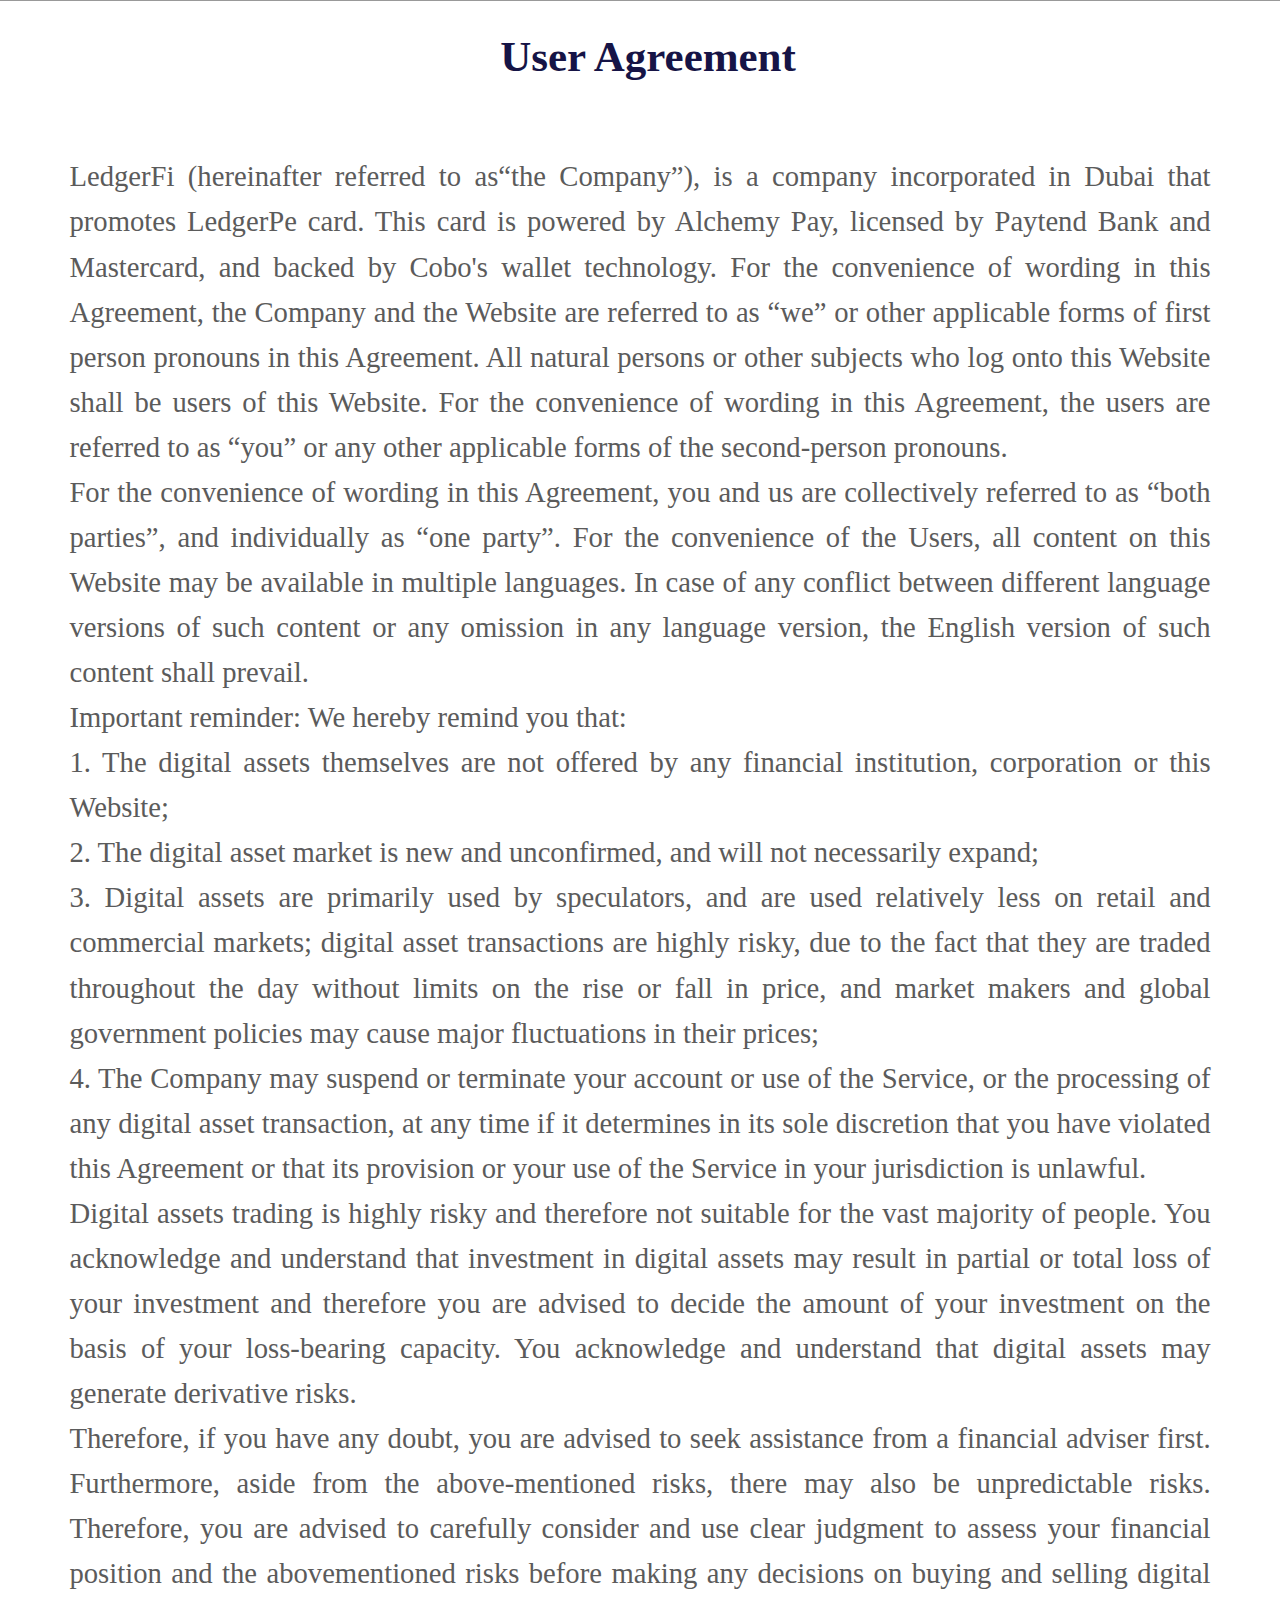
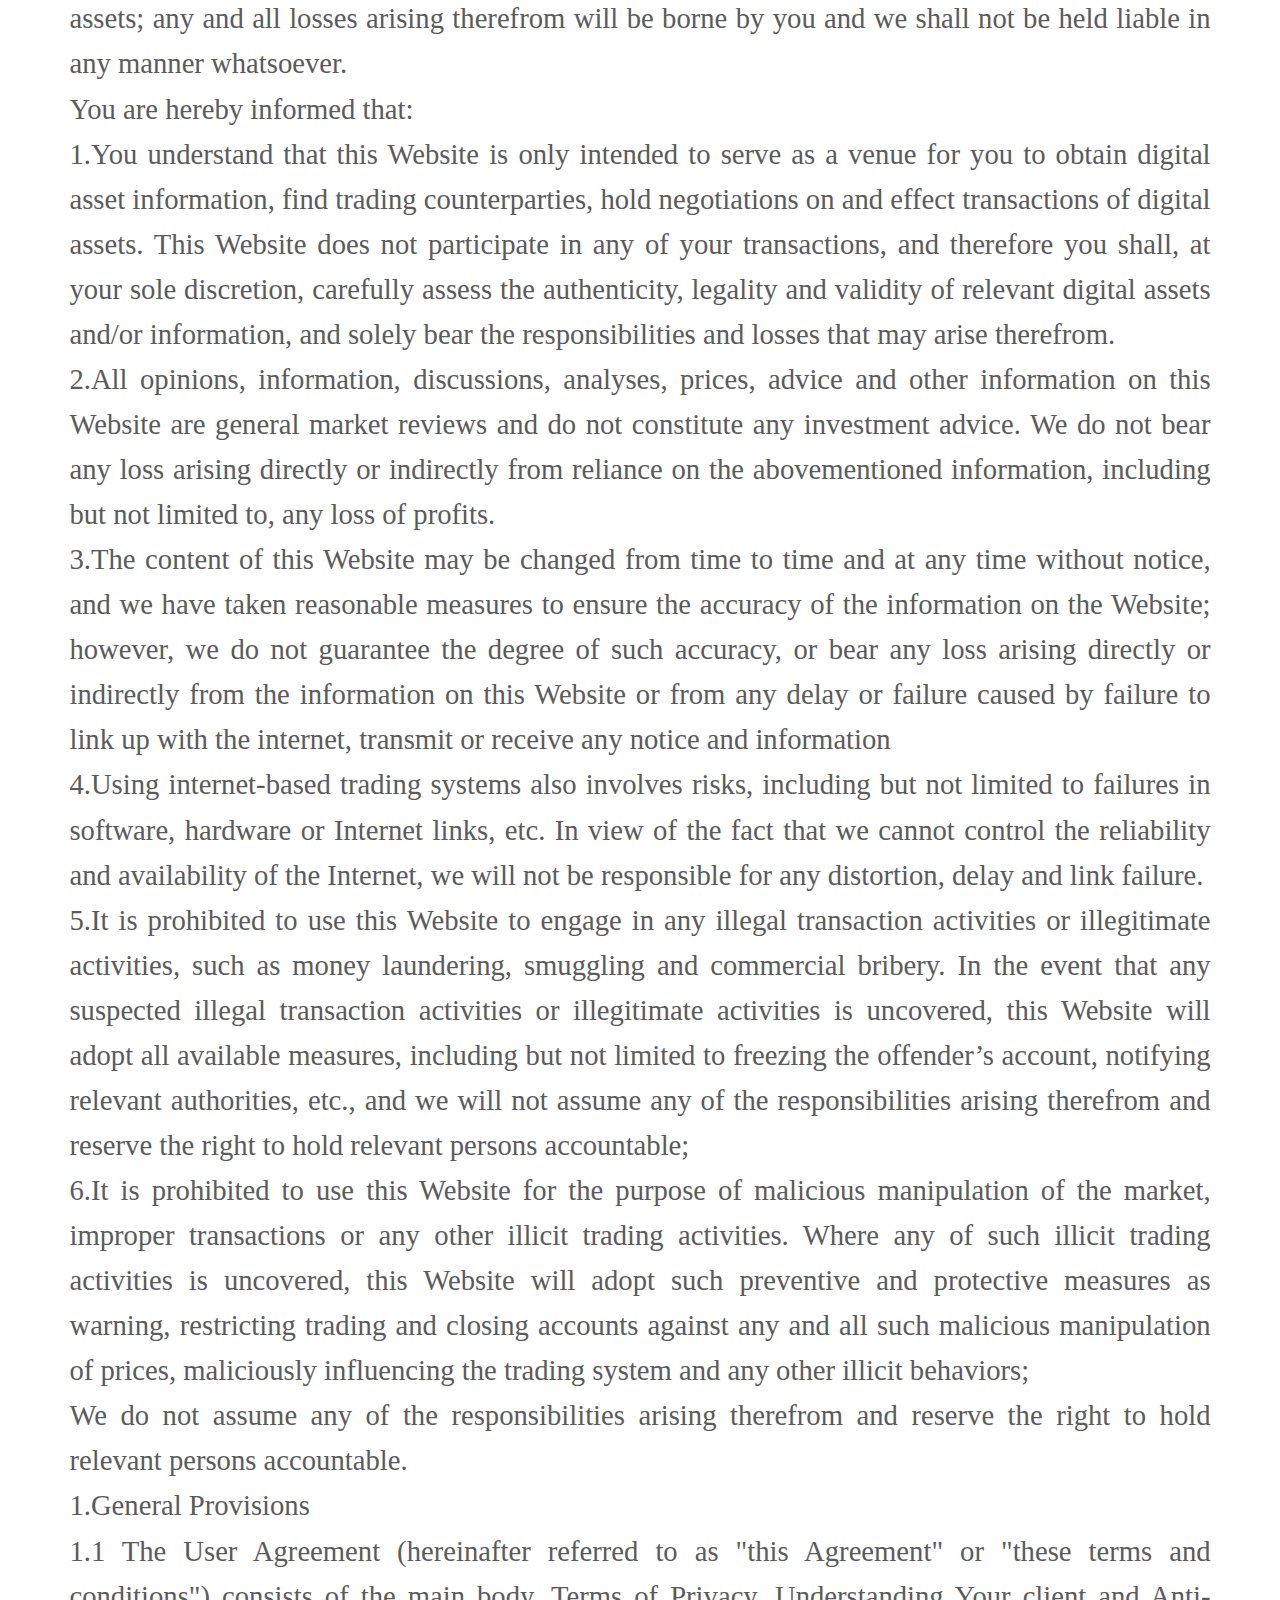
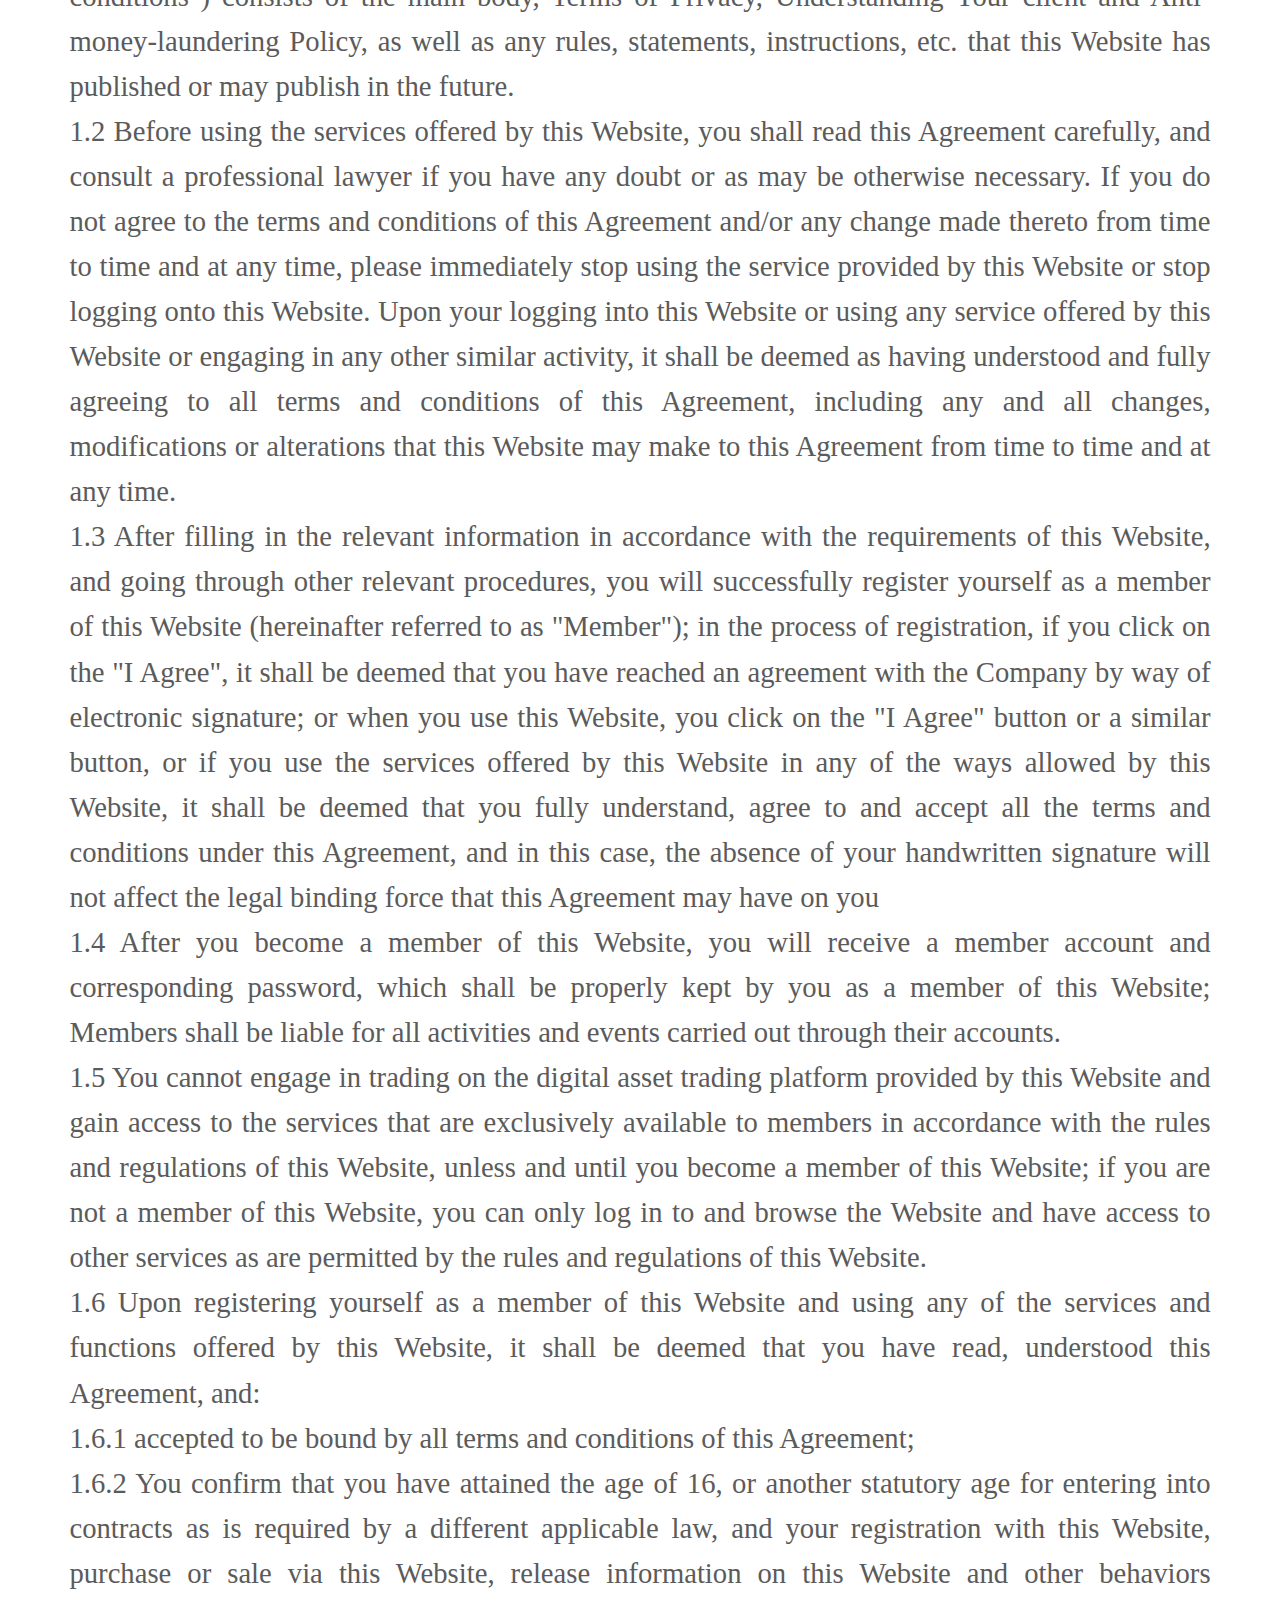
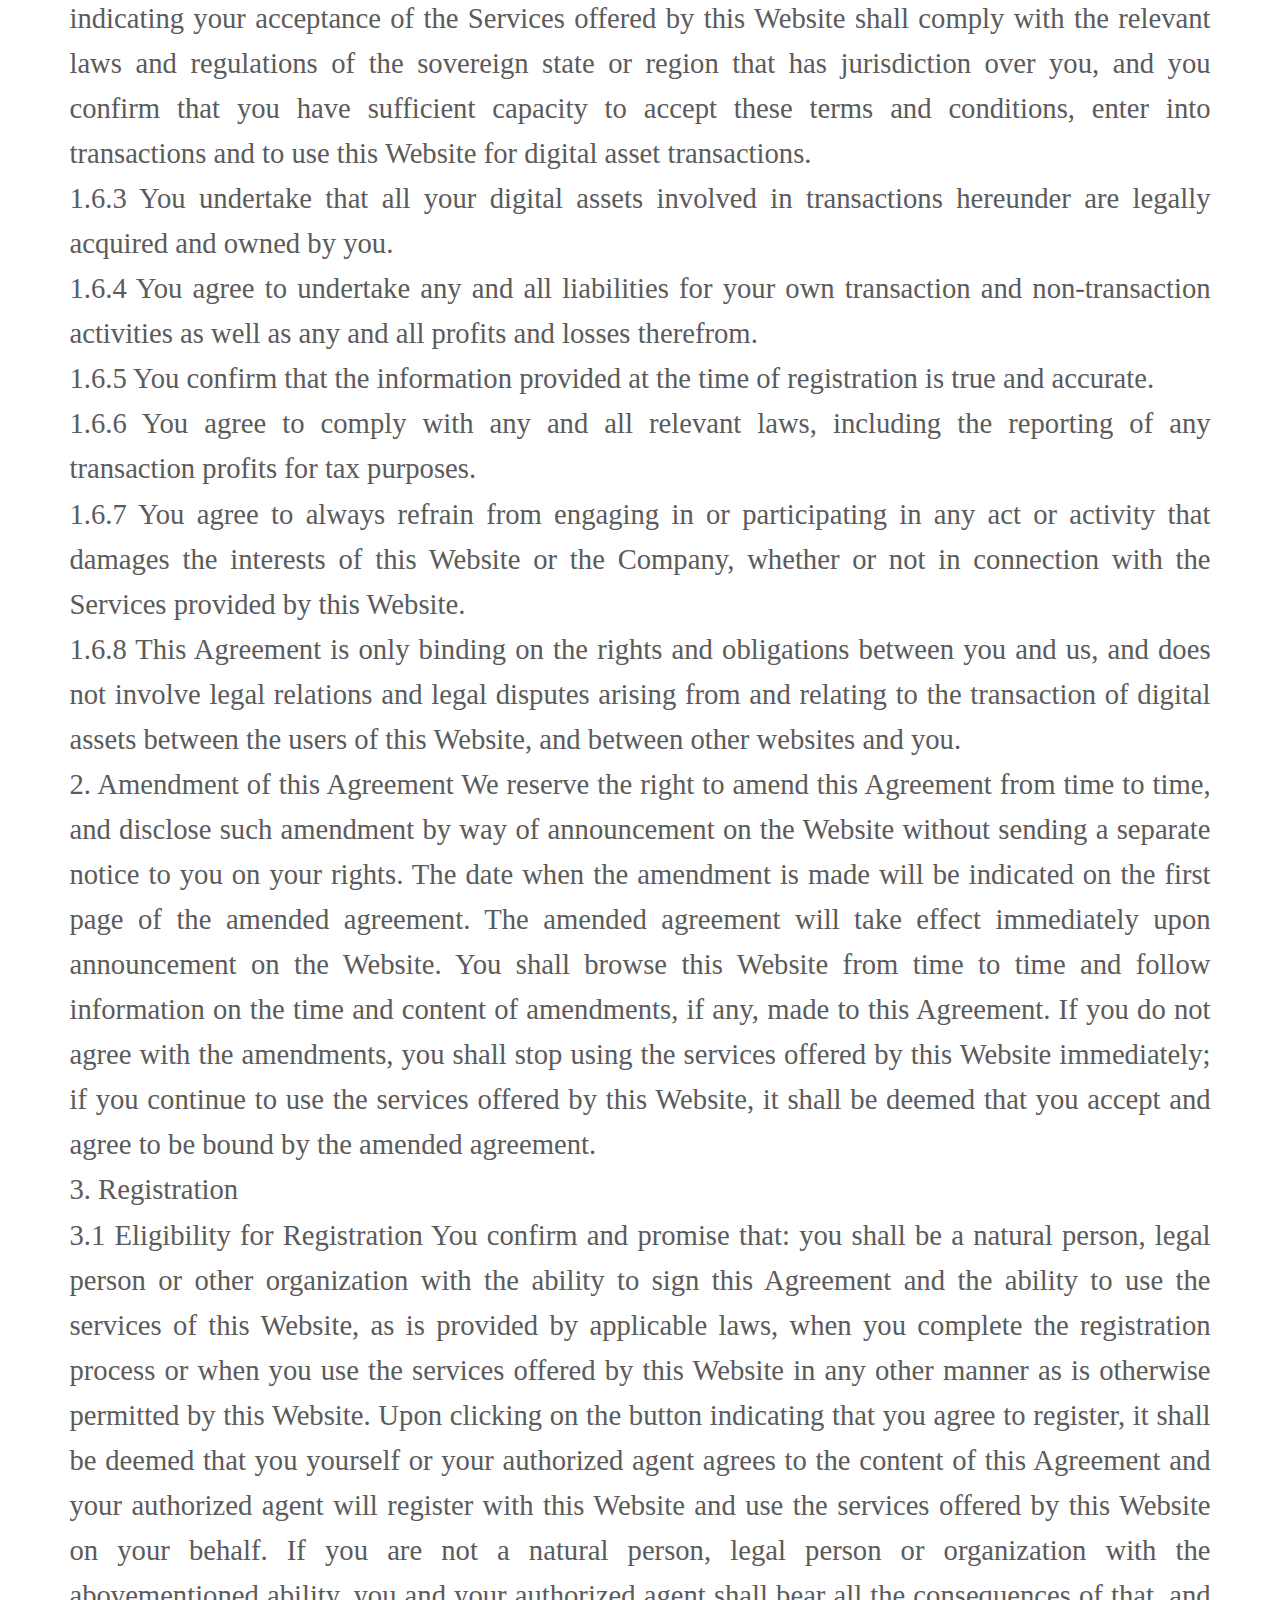
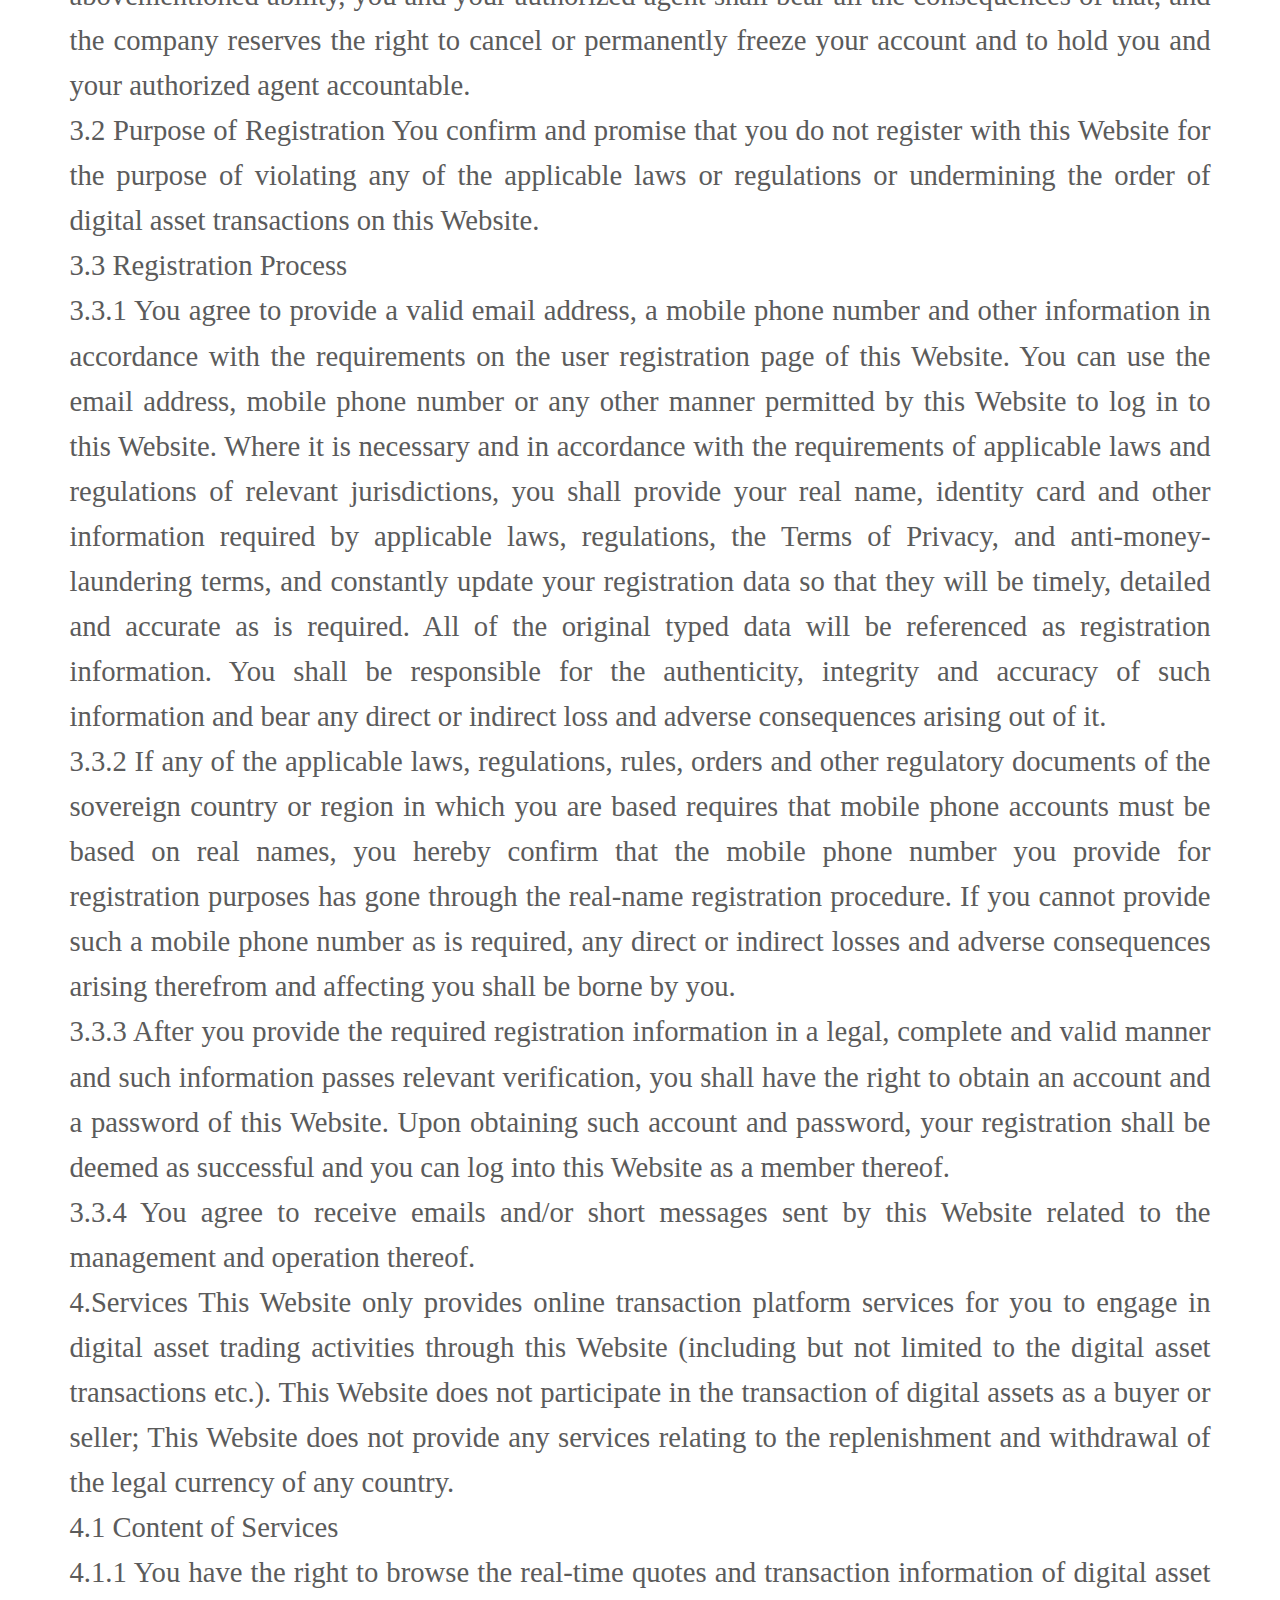
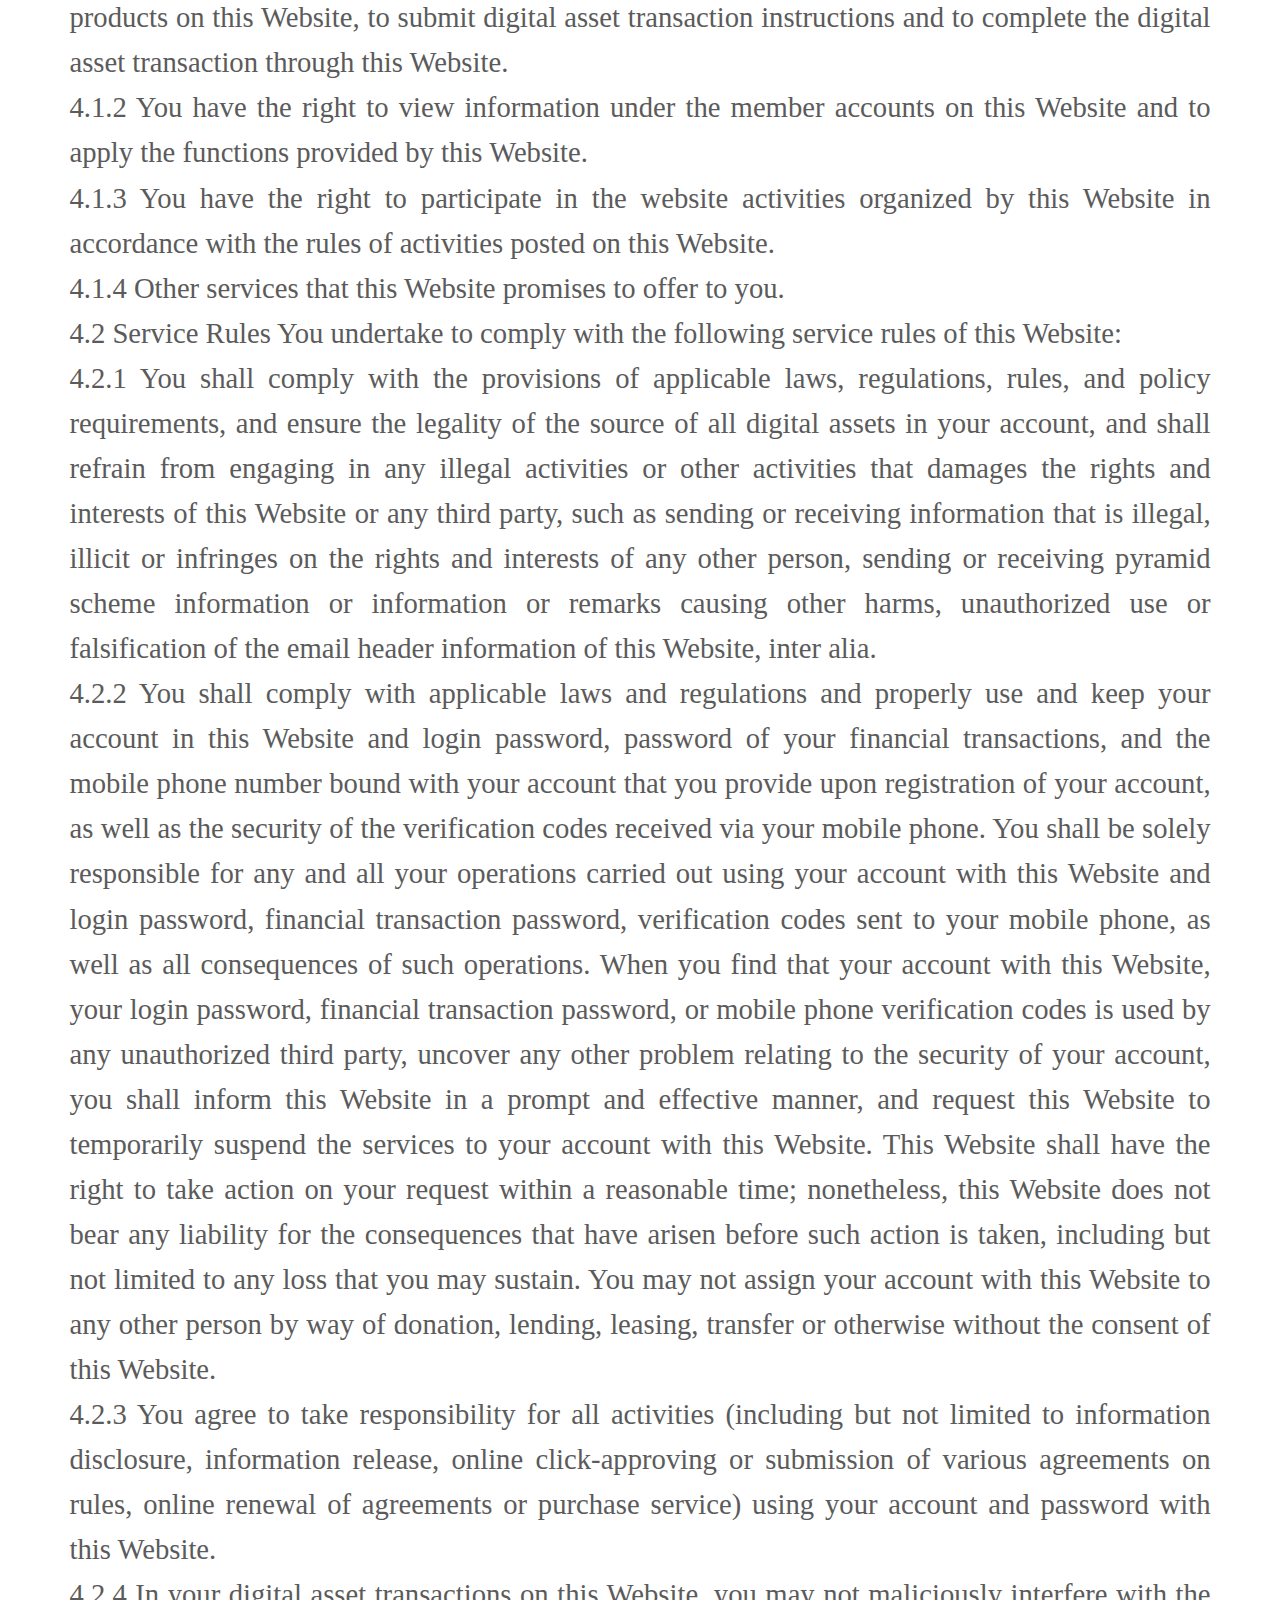
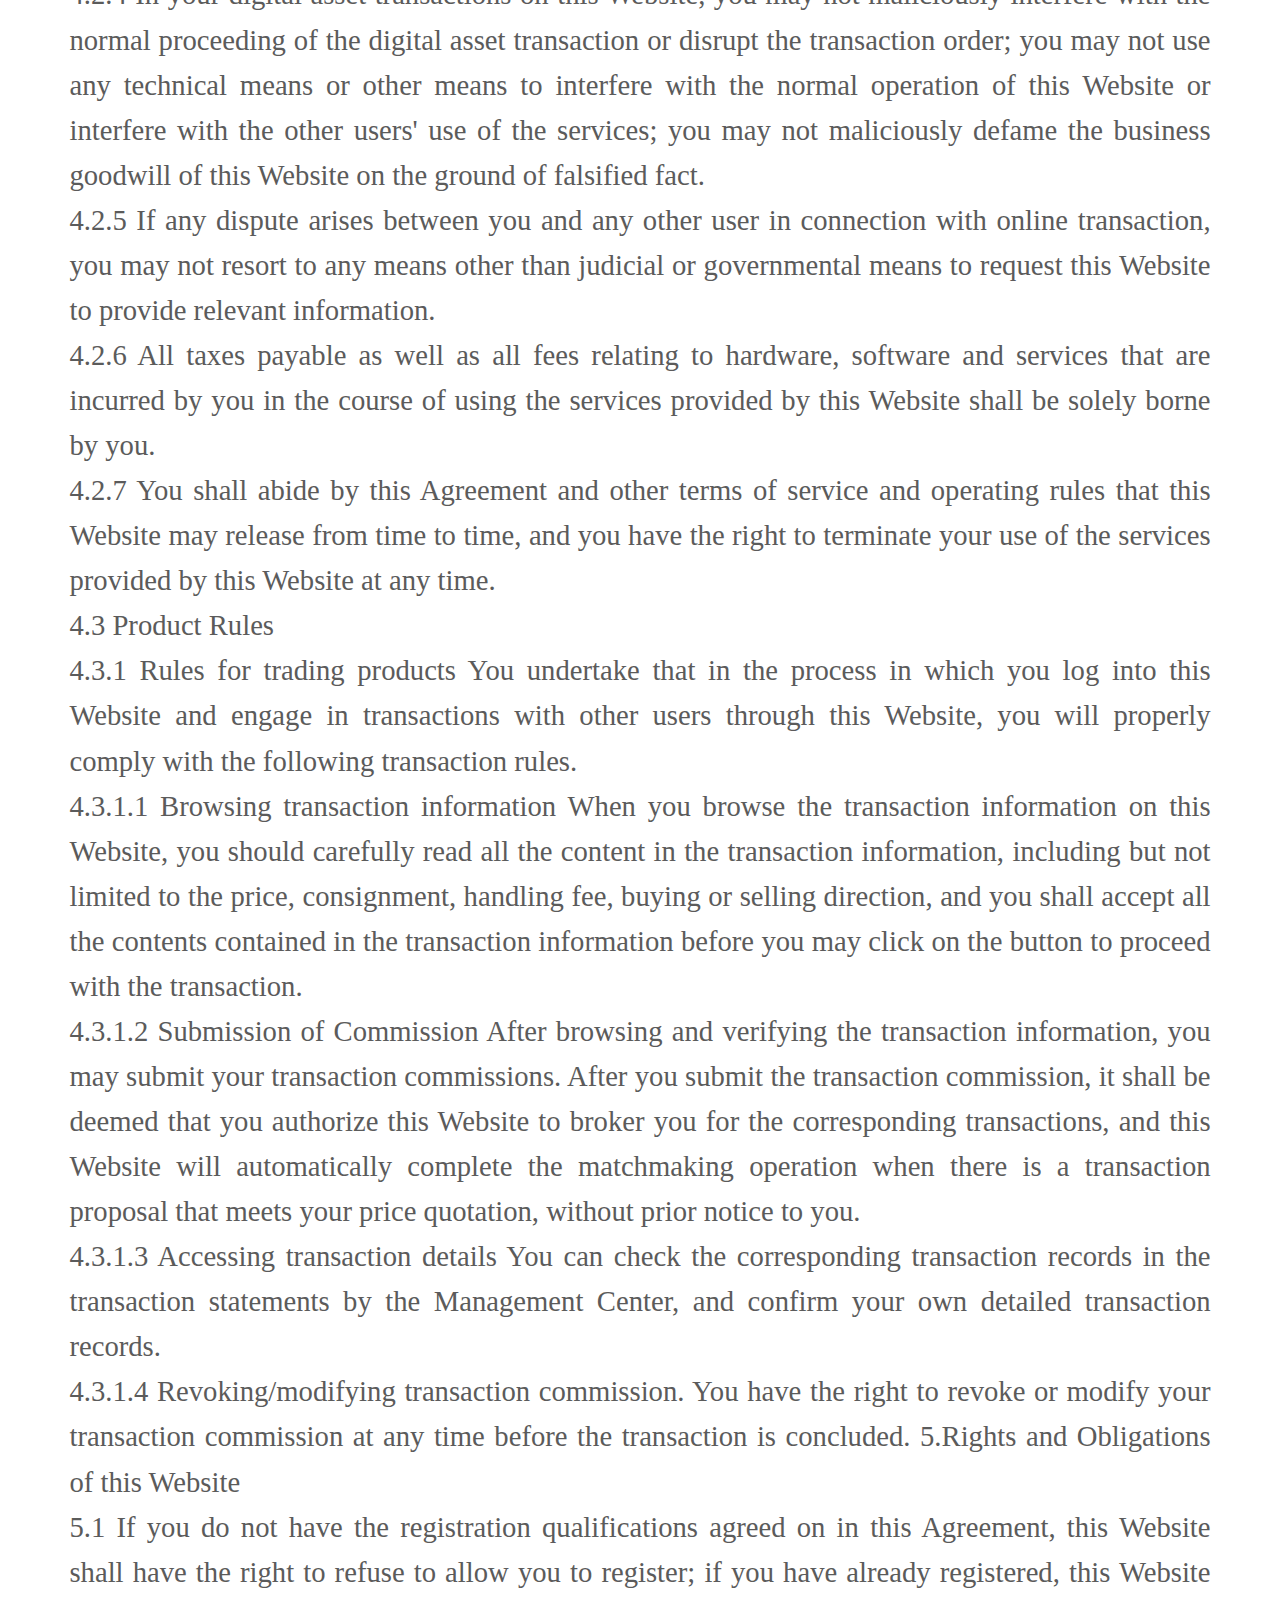
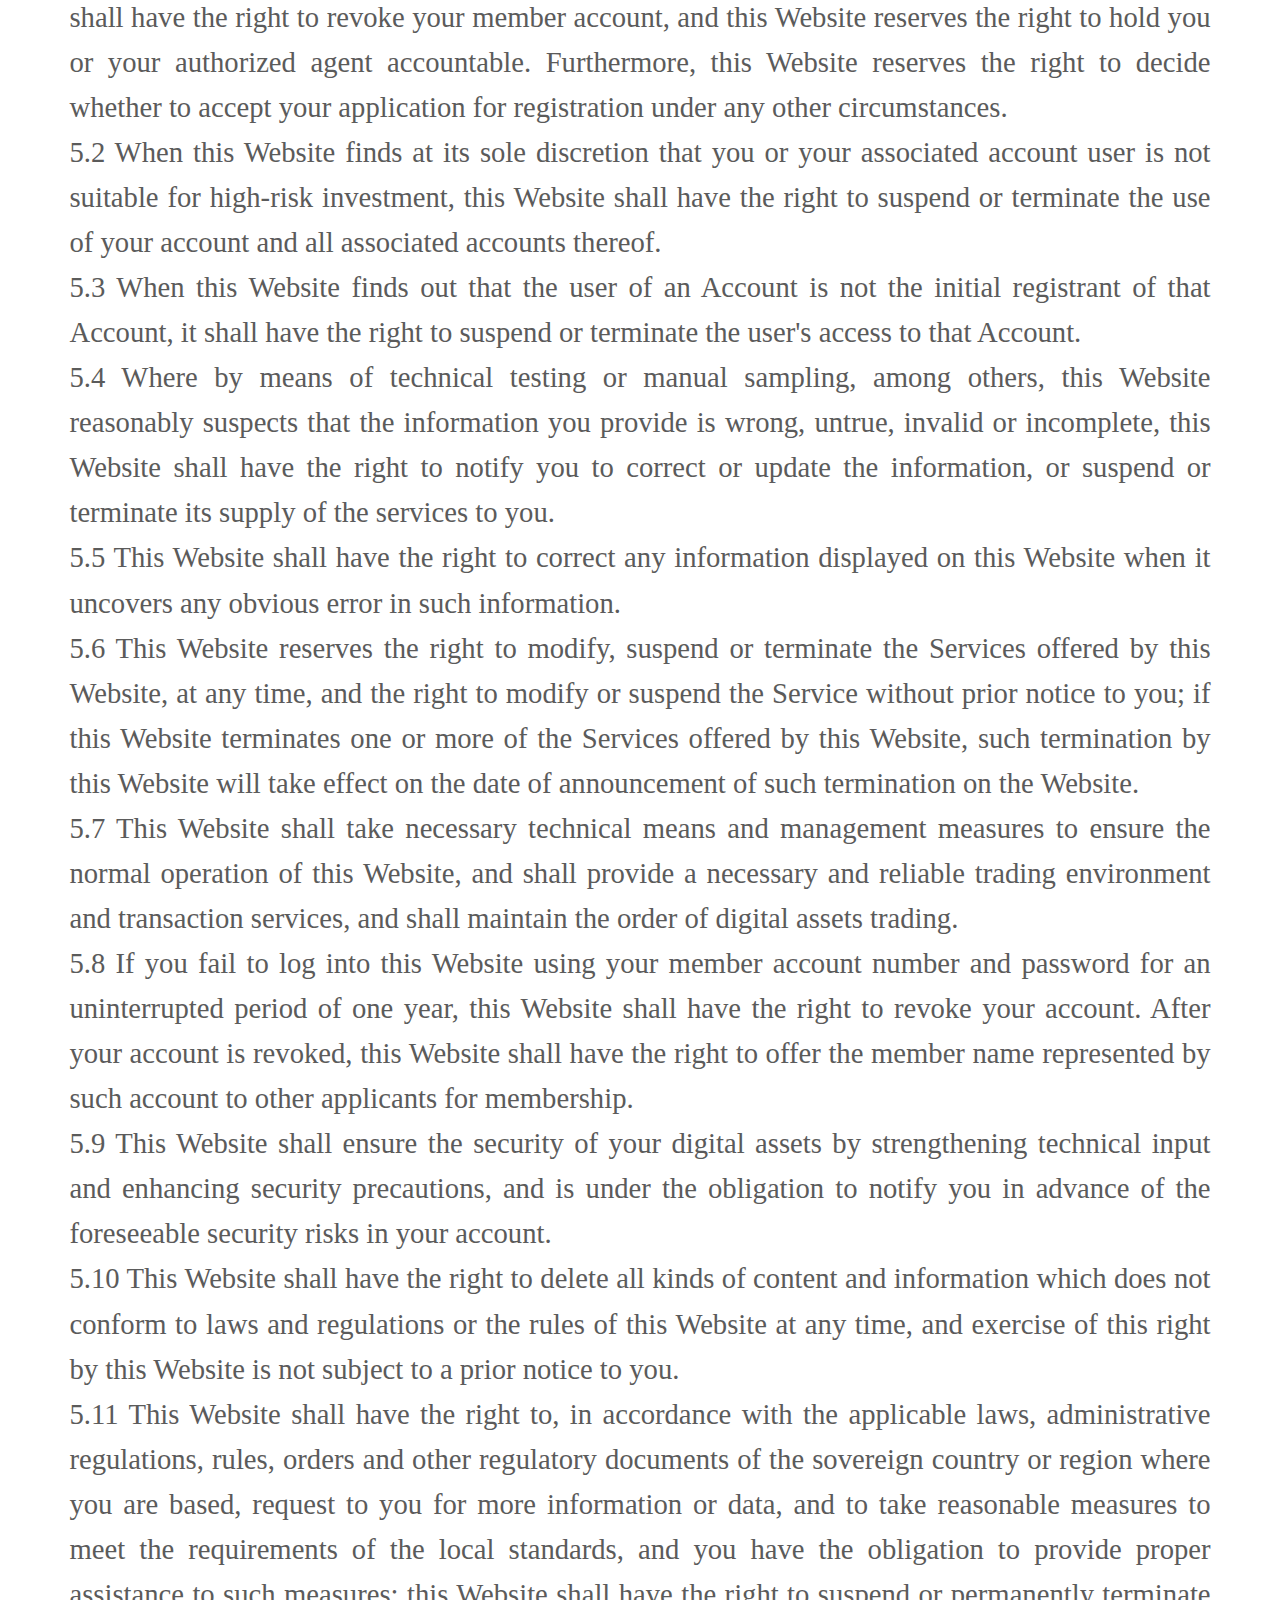
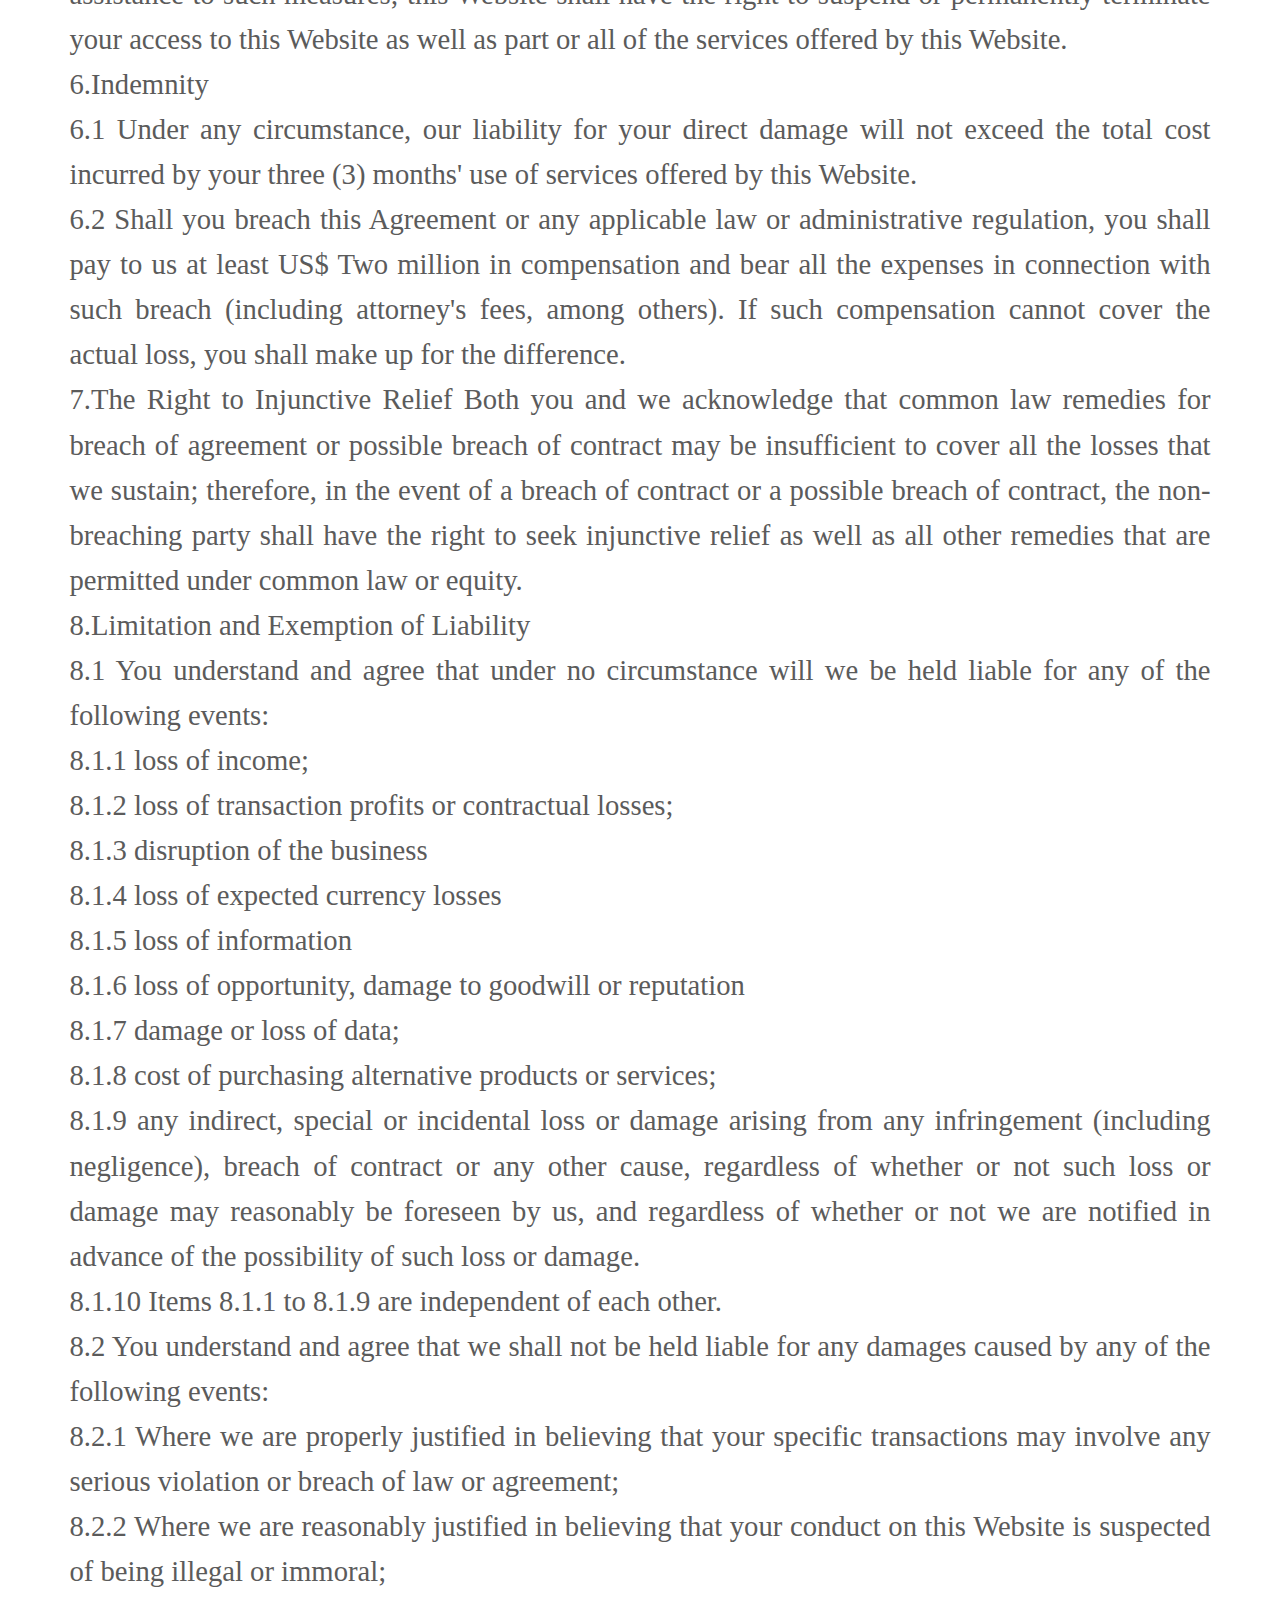
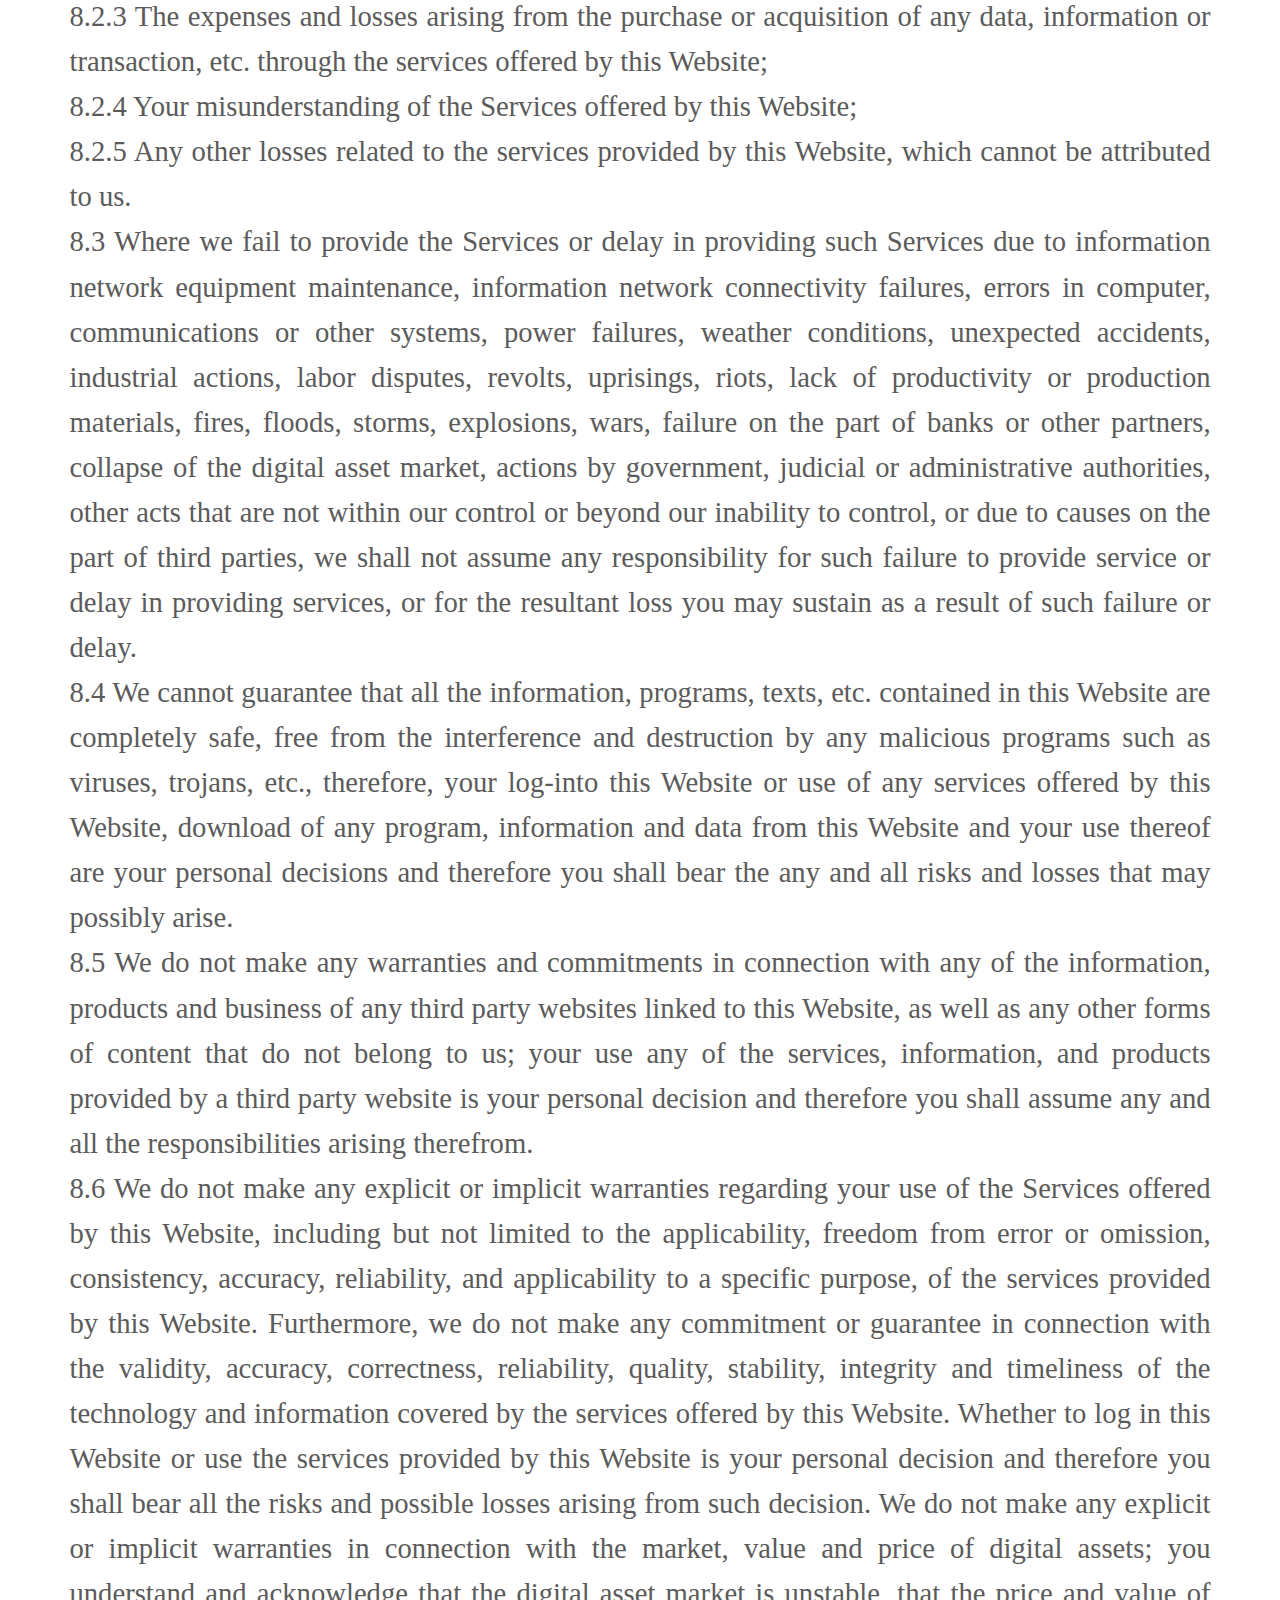
<file: userAgreement.html>
<!DOCTYPE html>
<html lang=en style=font-size:76.8px>
<meta charset=utf-8>
<style>
    @-moz-keyframes bounce_spinningSquaresG {
        0% {
            -moz-transform: scale(1);
            background-color: #000000
        }

        100% {
            -moz-transform: scale(.3) rotate(90deg);
            background-color: #FFFFFF
        }
    }

    @-webkit-keyframes bounce_spinningSquaresG {
        0% {
            -webkit-transform: scale(1);
            background-color: #000000
        }

        100% {
            -webkit-transform: scale(.3) rotate(90deg);
            background-color: #FFFFFF
        }
    }

    @-ms-keyframes bounce_spinningSquaresG {
        0% {
            -ms-transform: scale(1);
            background-color: #000000
        }

        100% {
            -ms-transform: scale(.3) rotate(90deg);
            background-color: #FFFFFF
        }
    }

    @-o-keyframes bounce_spinningSquaresG {
        0% {
            -o-transform: scale(1);
            background-color: #000000
        }

        100% {
            -o-transform: scale(.3) rotate(90deg);
            background-color: #FFFFFF
        }
    }

    @keyframes bounce_spinningSquaresG {
        0% {
            transform: scale(1);
            background-color: #000000
        }

        100% {
            transform: scale(.3) rotate(90deg);
            background-color: #FFFFFF
        }
    }

    #wm-ipp-base {
        padding: 0;
        margin: 0;
        border: none;
        background: none transparent
    }

    #wm-ipp {
        z-index: 2147483647
    }

    #wm-ipp,
    #wm-ipp * {
        font-family: Lucida Grande, Helvetica, Arial, sans-serif;
        font-size: 12px;
        line-height: 1.2;
        letter-spacing: 0;
        width: auto;
        height: auto;
        max-width: none;
        max-height: none;
        min-width: 0 !important;
        min-height: 0;
        outline: none;
        float: none;
        text-align: left;
        border: none;
        color: #000;
        text-indent: 0;
        position: initial;
        background: none
    }

    #wm-ipp div {
        display: block
    }

    #wm-ipp div {
        padding: 0;
        margin: 0;
        border: none;
        border-radius: 0;
        background-color: transparent;
        background-image: none;
        height: auto
    }

    #wm-ipp #wm-ipp-inside {
        margin: 0 6px;
        border: 5px solid #000;
        border-top: none;
        background-color: rgba(255, 255, 255, 0.9);
        -moz-box-shadow: 1px 1px 4px #333;
        -webkit-box-shadow: 1px 1px 4px #333;
        box-shadow: 1px 1px 4px #333;
        border-radius: 0 0 8px 8px
    }

    @media (max-width:414px) {}

    @media (min-width:1055px) {}

    @media (max-width:1054px) {}

    @media (max-width:1163px) {}

    #donato {
        border-bottom: 1px solid #999 !important
    }

    #donato #donato-base {
        width: 100%;
        height: 100%;
        margin: 0;
        padding: 0;
        position: absolute;
        z-index: 2147483639
    }
</style>
<meta name=viewport content="width=device-width, initial-scale=1.0,user-scalabel=0, user-scalable=0">
<meta name=description
    content="A platform for simple, fast and secure Bitcoin Transaction. The easy and tailored user experience just for new and junior investors.">
<meta name=keywords
    content="Bitcoin crypto price,Cryptocurrency price,trading bitcoin,BTC price,Earn Bitcoin,Buy Bitcoin,Sell Bitcoin,BTC,bagaimana cara mendapatkan bitcoin,bitcoin di indonesia,cara mendapatkan bitcoin,mendapatkan bitcoin,jual BTC,beli BTC,Harga Bitcoin,Jual Beli dan Trading Bitcoin Aman di,Indonesia,Bitcoin Indonesia">
<title>LedgerPay - User Agreement</title>
<style>
    @font-face {
        font-family: Dosis-Bold;
    }

    .nav {
        position: fixed;
        width: 100%;
        background-color: #FFFFFF;
        top: 0;
        height: 0.72rem;
        padding-top: 0.37333rem
    }

    .nav_center_content {
        position: absolute;
        text-align: center;
        width: 100%;
        font-size: 0.56rem;
        font-family: Dosis-Bold;
        font-weight: bold;
        color: #161446;
        line-height: 0.72rem
    }

    .terms_content {
        margin-top: 1.89333rem;
        width: 100%;
        padding: 0 0.8rem 0.53333rem;
        box-sizing: border-box;
        font-size: 0.37333rem;
        line-height: 0.58667rem
    }

    .terms_content .terms_content_content {
        color: #5B5B5B
    }
</style>
<style class=automa-element-selector>
    @font-face {
        font-family: "Inter var";
        font-weight: 100 900;
        font-style: normal;
        font-named-instance: "Regular";
        src: url(chrome-extension://infppggnoaenmfagbfknfkancpbljcca/Inter-roman-latin.var.woff2)format("woff2")
    }

    .automa-element-selector {
        direction: ltr
    }
</style>
<meta name=referrer content=no-referrer>

<style>
    .sf-hidden {
        display: none !important
    }
</style>
<meta http-equiv=content-security-policy
    content="default-src 'none'; font-src 'self' data:; img-src 'self' data:; style-src 'unsafe-inline'; media-src 'self' data:; script-src 'unsafe-inline' data:; object-src 'self' data:; frame-src 'self' data:;">
<style>
    img[src="data:,"],
    source[src="data:,"] {
        display: none !important
    }

    body {
        text-align: justify;
    }
</style>
</head>

<body>
    <div id=wm-ipp-base lang=en style=display:block;direction:ltr;height:1px><template shadowrootmode=closed>
            <div id=wm-ipp style=position:fixed;left:0;top:0;right:0>
                <div id=donato style=position:relative;width:100%>
                    <div id=donato-base>
                        <iframe id=donato-if scrolling=no frameborder=0 style=width:100%;height:100%
                            sandbox="allow-popups allow-top-navigation allow-top-navigation-by-user-activation"
                            srcdoc="<html style><meta charset=utf-8><meta name=referrer content=no-referrer><meta http-equiv=content-security-policy content=&quot;default-src 'none'; font-src 'self' data:; img-src 'self' data:; style-src 'unsafe-inline'; media-src 'self' data:; script-src 'unsafe-inline' data:; object-src 'self' data:; frame-src 'self' data:;&quot;><style>img[src=&quot;data:,&quot;],source[src=&quot;data:,&quot;]{display:none!important}</style>"></iframe>
                    </div>
                </div>
                <div id=wm-ipp-inside style=display:none>

                </div>
            </div>
            <style>
                .__wb_overlay {
                    filter: alpha(opacity=60);
                    opacity: 0.6;
                    -moz-opacity: 0.6;
                    opacity: 0.6;
                    background-color: #000;
                    position: fixed;
                    width: 100%;
                    height: 100%;
                    top: 0px;
                    left: 0px;
                    padding: 0px !important;
                    border: 0px !important;
                    margin: 0px !important;
                    border-radius: 0px !important;
                    z-index: 2147483643 !important
                }

                #__wb_record_overlay_div {
                    cursor: wait !important
                }

                .__wb_record_content {
                    opacity: 1.0;
                    position: fixed;
                    top: 50%;
                    left: 50%;
                    margin: 0px !important;
                    padding: 0px !important;
                    background-color: #ffffff !important;
                    border-radius: 8px;
                    z-index: 2147483644 !important;
                    box-shadow: 0 0 30px 5px #000;
                    -moz-box-shadow: 0 0 30px 5px #000;
                    -webkit-box-shadow: 0 0 30px 5px #000
                }

                #__wb_record_content_loader {
                    cursor: wait !important;
                    padding-top: 30px !important;
                    margin-left: -287px !important;
                    margin-top: -177px !important;
                    width: 574px !important;
                    height: 355px !important
                }

                #__wb_record_content_done {
                    margin-left: -427px !important;
                    margin-top: -177px !important;
                    width: 855px !important;
                    height: 355px !important
                }

                .__wb_record_content>* {
                    margin: auto !important;
                    display: block !important;
                    text-align: center !important;
                    font-family: "Open Sans", "Helvetica Neue", Helvetica, Arial, sans-serif !important
                }

                .__wb_record_content>wb_h1 {
                    font-size: 36px !important;
                    color: #222 !important;
                    margin: 0px 0px 0px 0px !important;
                    padding: 0px !important;
                    line-height: 2em;
                    font-weight: normal !important;
                    width: auto !important;
                    height: auto !important
                }

                .__wb_record_content>wb_p {
                    font-size: 17px !important;
                    color: #222 !important;
                    margin: 8px 0px 8px 0px !important;
                    padding: 0px !important;
                    line-height: 2em
                }

                .__wb_record_content>#_wb_logo {
                    margin-bottom: 10px !important
                }

                .__wb_record_content>#_wb_spinner {
                    margin-top: 30px !important;
                    margin-bottom: 30px !important
                }

                .__wb_record_content>#_wb_curr_url {
                    text-decoration: underline !important;
                    font-weight: bold !important
                }

                #__wb_record_content_done>#__wb_link {
                    font-size: 20px !important;
                    border: 1px !important;
                    border-color: #aaa !important;
                    border-style: solid !important;
                    padding: 3px !important;
                    text-align: center !important;
                    width: 80% !important;
                    height: auto !important
                }

                #__wb_record_content_done>#__wb_link:focus {
                    outline: 0px !important;
                    border-color: #428bca !important
                }

                #__wb_record_content_done>#__wb_donate_close {
                    font-size: 18px !important;
                    width: auto !important;
                    float: right;
                    display: inline-block;
                    margin: 0px !important;
                    padding: 8px 8px 0px 0px !important
                }

                #__wb_donate_close>#__wb_record_done_close {
                    cursor: pointer !important;
                    display: inline-block;
                    vertical-align: bottom !important
                }

                #__wb_record_content_done>#__wb_donate_close a {
                    color: #428bca !important
                }

                #__wb_record_content_done>#__wb_donate_close a:link {
                    color: #428bca !important;
                    text-decoration: none !important;
                    margin-right: 16px !important
                }

                #__wb_record_content_done>#__wb_donate_close a:visited {
                    color: #428bca !important
                }

                #__wb_record_content_done>#__wb_donate_close a:hover {
                    color: #00B1F7 !important
                }

                #__wb_spinningSquaresG {
                    position: relative;
                    width: 240px;
                    height: 20px;
                    padding: 0px !important;
                    margin: 30px 0px 30px 160px !important;
                    border: 0px !important;
                    border-radius: 0px !important
                }

                .__wb_spinningSquaresG {
                    margin: 0px !important;
                    padding: 0px !important;
                    border: 0px !important;
                    border-radius: 0px !important;
                    position: absolute;
                    top: 0;
                    background-color: #000000;
                    width: 22px;
                    height: 22px;
                    -moz-animation-name: bounce_spinningSquaresG;
                    -moz-animation-duration: 1.9s;
                    -moz-animation-iteration-count: infinite;
                    -moz-animation-direction: linear;
                    -moz-transform: scale(.3);
                    -webkit-animation-name: bounce_spinningSquaresG;
                    -webkit-animation-duration: 1.9s;
                    -webkit-animation-iteration-count: infinite;
                    -webkit-animation-direction: linear;
                    -webkit-transform: scale(.3);
                    -ms-animation-name: bounce_spinningSquaresG;
                    -ms-animation-duration: 1.9s;
                    -ms-animation-iteration-count: infinite;
                    -ms-animation-direction: linear;
                    -ms-transform: scale(.3);
                    -o-animation-name: bounce_spinningSquaresG;
                    -o-animation-duration: 1.9s;
                    -o-animation-iteration-count: infinite;
                    -o-animation-direction: linear;
                    -o-transform: scale(.3);
                    animation-name: bounce_spinningSquaresG;
                    animation-duration: 1.9s;
                    animation-iteration-count: infinite;
                    animation-direction: linear;
                    transform: scale(.3)
                }

                #__wb_spinningSquaresG_1 {
                    left: 0;
                    -moz-animation-delay: 0.76s;
                    -webkit-animation-delay: 0.76s;
                    -ms-animation-delay: 0.76s;
                    -o-animation-delay: 0.76s;
                    animation-delay: 0.76s
                }

                #__wb_spinningSquaresG_2 {
                    left: 30px;
                    -moz-animation-delay: 0.95s;
                    -webkit-animation-delay: 0.95s;
                    -ms-animation-delay: 0.95s;
                    -o-animation-delay: 0.95s;
                    animation-delay: 0.95s
                }

                #__wb_spinningSquaresG_3 {
                    left: 60px;
                    -moz-animation-delay: 1.14s;
                    -webkit-animation-delay: 1.14s;
                    -ms-animation-delay: 1.14s;
                    -o-animation-delay: 1.14s;
                    animation-delay: 1.14s
                }

                #__wb_spinningSquaresG_4 {
                    left: 90px;
                    -moz-animation-delay: 1.33s;
                    -webkit-animation-delay: 1.33s;
                    -ms-animation-delay: 1.33s;
                    -o-animation-delay: 1.33s;
                    animation-delay: 1.33s
                }

                #__wb_spinningSquaresG_5 {
                    left: 120px;
                    -moz-animation-delay: 1.52s;
                    -webkit-animation-delay: 1.52s;
                    -ms-animation-delay: 1.52s;
                    -o-animation-delay: 1.52s;
                    animation-delay: 1.52s
                }

                #__wb_spinningSquaresG_6 {
                    left: 150px;
                    -moz-animation-delay: 1.71s;
                    -webkit-animation-delay: 1.71s;
                    -ms-animation-delay: 1.71s;
                    -o-animation-delay: 1.71s;
                    animation-delay: 1.71s
                }

                #__wb_spinningSquaresG_7 {
                    left: 180px;
                    -moz-animation-delay: 1.9s;
                    -webkit-animation-delay: 1.9s;
                    -ms-animation-delay: 1.9s;
                    -o-animation-delay: 1.9s;
                    animation-delay: 1.9s
                }

                #__wb_spinningSquaresG_8 {
                    left: 210px;
                    -moz-animation-delay: 2.09s;
                    -webkit-animation-delay: 2.09s;
                    -ms-animation-delay: 2.09s;
                    -o-animation-delay: 2.09s;
                    animation-delay: 2.09s
                }

                @-moz-keyframes bounce_spinningSquaresG {
                    0% {
                        -moz-transform: scale(1);
                        background-color: #000000
                    }

                    100% {
                        -moz-transform: scale(.3) rotate(90deg);
                        background-color: #FFFFFF
                    }
                }

                @-webkit-keyframes bounce_spinningSquaresG {
                    0% {
                        -webkit-transform: scale(1);
                        background-color: #000000
                    }

                    100% {
                        -webkit-transform: scale(.3) rotate(90deg);
                        background-color: #FFFFFF
                    }
                }

                @-ms-keyframes bounce_spinningSquaresG {
                    0% {
                        -ms-transform: scale(1);
                        background-color: #000000
                    }

                    100% {
                        -ms-transform: scale(.3) rotate(90deg);
                        background-color: #FFFFFF
                    }
                }

                @-o-keyframes bounce_spinningSquaresG {
                    0% {
                        -o-transform: scale(1);
                        background-color: #000000
                    }

                    100% {
                        -o-transform: scale(.3) rotate(90deg);
                        background-color: #FFFFFF
                    }
                }

                @keyframes bounce_spinningSquaresG {
                    0% {
                        transform: scale(1);
                        background-color: #000000
                    }

                    100% {
                        transform: scale(.3) rotate(90deg);
                        background-color: #FFFFFF
                    }
                }

                #wm-ipp-base {
                    height: 65px;
                    padding: 0;
                    margin: 0;
                    border: none;
                    background: none transparent
                }

                #wm-ipp {
                    z-index: 2147483647
                }

                #wm-ipp,
                #wm-ipp * {
                    font-family: Lucida Grande, Helvetica, Arial, sans-serif;
                    font-size: 12px;
                    line-height: 1.2;
                    letter-spacing: 0;
                    width: auto;
                    height: auto;
                    max-width: none;
                    max-height: none;
                    min-width: 0 !important;
                    min-height: 0;
                    outline: none;
                    float: none;
                    text-align: left;
                    border: none;
                    color: #000;
                    text-indent: 0;
                    position: initial;
                    background: none
                }

                #wm-ipp div,
                #wm-ipp canvas {
                    display: block
                }

                #wm-ipp div,
                #wm-ipp tr,
                #wm-ipp td,
                #wm-ipp a,
                #wm-ipp form {
                    padding: 0;
                    margin: 0;
                    border: none;
                    border-radius: 0;
                    background-color: transparent;
                    background-image: none;
                    height: auto
                }

                #wm-ipp table {
                    border: none;
                    border-collapse: collapse;
                    margin: 0;
                    padding: 0;
                    width: auto;
                    font-size: inherit
                }

                #wm-ipp form input {
                    padding: 1px !important;
                    height: auto;
                    display: inline;
                    margin: 0;
                    color: #000;
                    background: none #fff;
                    border: 1px solid #666
                }

                #wm-ipp form input[type=submit] {
                    padding: 0 8px !important;
                    margin: 1px 0 1px 5px !important;
                    width: auto !important;
                    border: 1px solid #000 !important;
                    background: #fff !important;
                    color: #000 !important
                }

                #wm-ipp form input[type=submit]:hover {
                    background: #eee !important;
                    cursor: pointer !important
                }

                #wm-ipp form input[type=submit]:active {
                    transform: translateY(1px)
                }

                #wm-ipp a {
                    display: inline
                }

                #wm-ipp a:hover {
                    text-decoration: underline
                }

                #wm-ipp a.wm-btn:hover {
                    text-decoration: none;
                    color: #ff0 !important
                }

                #wm-ipp a.wm-btn:hover span {
                    color: #ff0 !important
                }

                #wm-ipp #wm-ipp-inside {
                    margin: 0 6px;
                    border: 5px solid #000;
                    border-top: none;
                    background-color: rgba(255, 255, 255, 0.9);
                    -moz-box-shadow: 1px 1px 4px #333;
                    -webkit-box-shadow: 1px 1px 4px #333;
                    box-shadow: 1px 1px 4px #333;
                    border-radius: 0 0 8px 8px
                }

                #wm-ipp #wm-logo {
                    padding: 0 10px;
                    vertical-align: middle;
                    min-width: 100px;
                    flex: 0 0 100px
                }

                #wm-ipp .c {
                    padding-left: 4px
                }

                #wm-ipp .c .u {
                    margin-top: 4px !important
                }

                #wm-ipp .n {
                    padding: 0 0 0 5px !important;
                    vertical-align: bottom
                }

                #wm-ipp .n a {
                    text-decoration: none;
                    color: #33f;
                    font-weight: bold
                }

                #wm-ipp .n .b {
                    padding: 0 6px 0 0 !important;
                    text-align: right !important;
                    overflow: visible;
                    white-space: nowrap;
                    color: #99a;
                    vertical-align: middle
                }

                #wm-ipp .n .y .b {
                    padding: 0 6px 2px 0 !important
                }

                #wm-ipp .n .c {
                    background: #000;
                    color: #ff0;
                    font-weight: bold;
                    padding: 0 !important;
                    text-align: center
                }

                #wm-ipp.hi .n td.c {
                    color: #ec008c
                }

                #wm-ipp .n td.f {
                    padding: 0 0 0 6px !important;
                    text-align: left !important;
                    overflow: visible;
                    white-space: nowrap;
                    color: #99a;
                    vertical-align: middle
                }

                #wm-ipp .n tr.m td {
                    text-transform: uppercase;
                    white-space: nowrap;
                    padding: 2px 0
                }

                #wm-ipp .c .s {
                    padding: 0 5px 0 0 !important;
                    vertical-align: bottom
                }

                #wm-ipp #wm-nav-captures {
                    white-space: nowrap
                }

                #wm-ipp .c .s a.t {
                    color: #33f;
                    font-weight: bold;
                    line-height: 1.8
                }

                #wm-ipp .c .s div.r {
                    color: #666;
                    font-size: 9px;
                    white-space: nowrap
                }

                #wm-ipp .c .k {
                    padding-bottom: 1px
                }

                #wm-ipp .c .s {
                    padding: 0 5px 2px 0 !important
                }

                #wm-ipp td#displayMonthEl {
                    padding: 2px 0 !important
                }

                #wm-ipp td#displayYearEl {
                    padding: 0 0 2px 0 !important
                }

                div#wm-ipp-sparkline {
                    position: relative;
                    white-space: nowrap;
                    background-color: #fff;
                    cursor: pointer;
                    line-height: 0.9
                }

                #sparklineImgId,
                #wm-sparkline-canvas {
                    position: relative;
                    z-index: 9012;
                    max-width: none
                }

                #wm-ipp-sparkline div.yt {
                    position: absolute;
                    z-index: 9010 !important;
                    background-color: #ff0 !important;
                    top: 0
                }

                #wm-ipp-sparkline div.mt {
                    position: absolute;
                    z-index: 9013 !important;
                    background-color: #ec008c !important;
                    top: 0
                }

                #wm-ipp .r {
                    margin-left: 4px
                }

                #wm-ipp .r a {
                    color: #33f;
                    border: none;
                    position: relative;
                    background-color: transparent;
                    background-repeat: no-repeat !important;
                    background-position: 100% 100% !important;
                    text-decoration: none
                }

                #wm-ipp #wm-capinfo {
                    border-radius: 0 0 4px 4px
                }

                #wm-ipp #wm-capinfo .c-logo {
                    display: block;
                    float: left;
                    margin-right: 3px;
                    width: 90px;
                    min-height: 90px;
                    max-height: 290px;
                    border-radius: 45px;
                    overflow: hidden;
                    background-position: 50%;
                    background-size: auto 90px;
                    box-shadow: 0 0 2px 2px rgba(208, 208, 208, 128) inset
                }

                #wm-ipp #wm-capinfo .c-logo span {
                    display: inline-block
                }

                #wm-ipp #wm-capinfo .c-logo img {
                    height: 90px;
                    position: relative;
                    left: -50%
                }

                #wm-ipp #wm-capinfo .wm-title {
                    font-size: 130%
                }

                #wm-ipp #wm-capinfo a.wm-selector {
                    display: inline-block;
                    color: #aaa;
                    text-decoration: none !important;
                    padding: 2px 8px
                }

                #wm-ipp #wm-capinfo a.wm-selector.selected {
                    background-color: #666
                }

                #wm-ipp #wm-capinfo a.wm-selector:hover {
                    color: #fff
                }

                #wm-ipp #wm-capinfo.notice-only #wm-capinfo-collected-by,
                #wm-ipp #wm-capinfo.notice-only #wm-capinfo-timestamps {
                    display: none
                }

                #wm-ipp #wm-capinfo #wm-capinfo-notice .wm-capinfo-content {
                    background-color: #ff0;
                    padding: 5px;
                    font-size: 14px;
                    text-align: center
                }

                #wm-ipp #wm-capinfo #wm-capinfo-notice .wm-capinfo-content * {
                    font-size: 14px;
                    text-align: center
                }

                #wm-ipp #wm-expand {
                    right: 1px;
                    bottom: -1px;
                    color: #ffffff;
                    background-color: #666 !important;
                    padding: 0 5px 0 3px !important;
                    border-radius: 3px 3px 0 0 !important
                }

                #wm-ipp #wm-expand span {
                    color: #ffffff
                }

                #wm-ipp #wm-expand #wm-expand-icon {
                    display: inline-block;
                    transition: transform 0.5s;
                    transform-origin: 50% 45%
                }

                #wm-ipp #wm-expand.wm-open #wm-expand-icon {
                    transform: rotate(180deg)
                }

                #wm-ipp #wmtb {
                    text-align: right
                }

                #wm-ipp #wmtb #wmtbURL {
                    width: calc(100% - 45px)
                }

                #wm-ipp #wm-graph-anchor {
                    border-right: 1px solid #ccc
                }

                html.wb-highlight {
                    box-shadow: inset 0 0 0 3px #a50e3a !important
                }

                .wb-highlight {
                    outline: 3px solid #a50e3a !important
                }

                #wm-ipp-print {
                    display: none !important
                }

                @media (max-width:414px) {
                    #wm-ipp .xxs {
                        display: none !important
                    }
                }

                @media (min-width:1055px) {
                    #wm-ipp #wm-graph-anchor {
                        display: block !important
                    }
                }

                @media (max-width:1054px) {
                    #wm-ipp #wm-graph-anchor {
                        display: none !important
                    }
                }

                @media (max-width:1163px) {
                    #wm-logo {
                        display: none !important
                    }
                }

                #wm-btns {
                    white-space: nowrap;
                    margin-top: -2px
                }

                #wm-btns #wm-save-snapshot-open {
                    margin-right: 7px;
                    top: -6px
                }

                #wm-btns #wm-sign-in {
                    box-sizing: content-box;
                    display: none;
                    margin-right: 7px;
                    top: -8px;
                    border: 2px #000 solid;
                    border-radius: 14px;
                    padding-right: 2px;
                    padding-bottom: 2px;
                    width: 11px;
                    height: 11px
                }

                #wm-btns #wm-sign-in>.iconochive-person {
                    font-size: 12.5px
                }

                #wm-save-snapshot-open>.iconochive-web {
                    color: #000;
                    font-size: 160%
                }

                #wm-ipp #wm-share {
                    display: flex;
                    align-items: flex-end;
                    justify-content: space-between
                }

                #wm-share>#wm-screenshot {
                    display: inline-block;
                    margin-right: 3px;
                    visibility: hidden
                }

                #wm-screenshot>.iconochive-image {
                    color: #000;
                    font-size: 160%
                }

                #wm-share>#wm-video {
                    display: inline-block;
                    margin-right: 3px;
                    visibility: hidden
                }

                #wm-video>.iconochive-movies {
                    color: #000;
                    display: inline-block;
                    font-size: 150%;
                    margin-bottom: 2px
                }

                #wm-btns #wm-save-snapshot-in-progress {
                    display: none;
                    font-size: 160%;
                    opacity: 0.5;
                    position: relative;
                    margin-right: 7px;
                    top: -5px
                }

                #wm-btns #wm-save-snapshot-success {
                    display: none;
                    color: green;
                    position: relative;
                    top: -7px
                }

                #wm-btns #wm-save-snapshot-fail {
                    display: none;
                    color: red;
                    position: relative;
                    top: -7px
                }

                .wm-icon-screen-shot {
                    background: url([data-uri])no-repeat !important;
                    background-size: contain !important;
                    width: 22px !important;
                    height: 19px !important;
                    display: inline-block
                }

                #donato {
                    height: 0;
                    margin: 0;
                    padding: 0;
                    border-bottom: 1px solid #999 !important
                }

                body.wm-modal {
                    height: auto !important;
                    overflow: hidden !important
                }

                #donato #donato-base {
                    width: 100%;
                    height: 100%;
                    margin: 0;
                    padding: 0;
                    position: absolute;
                    z-index: 2147483639
                }

                body.wm-modal #donato #donato-base {
                    position: fixed;
                    top: 0;
                    left: 0;
                    right: 0;
                    bottom: 0;
                    z-index: 2147483640
                }

                .wb-autocomplete-suggestions {
                    font-family: Lucida Grande, Helvetica, Arial, sans-serif;
                    font-size: 12px;
                    text-align: left;
                    cursor: default;
                    border: 1px solid #ccc;
                    border-top: 0;
                    background: #fff;
                    box-shadow: -1px 1px 3px rgba(0, 0, 0, .1);
                    position: absolute;
                    display: none;
                    z-index: 2147483647;
                    max-height: 254px;
                    overflow: hidden;
                    overflow-y: auto;
                    box-sizing: border-box
                }

                .wb-autocomplete-suggestion {
                    position: relative;
                    padding: 0 .6em;
                    line-height: 23px;
                    white-space: nowrap;
                    overflow: hidden;
                    text-overflow: ellipsis;
                    font-size: 1.02em;
                    color: #333
                }

                .wb-autocomplete-suggestion b {
                    font-weight: bold
                }

                .wb-autocomplete-suggestion.selected {
                    background: #f0f0f0
                }
            </style>
            <style>
                [class^="iconochive-"],
                [class*=" iconochive-"] {
                    font-family: "Iconochive-Regular" !important;
                    speak: none;
                    font-style: normal;
                    font-weight: normal;
                    font-variant: normal;
                    text-transform: none;
                    line-height: 1;
                    -webkit-font-smoothing: antialiased;
                    -moz-osx-font-smoothing: grayscale
                }

                .iconochive-Uplevel:before {
                    content: "↵"
                }

                .iconochive-exit:before {
                    content: "🚣"
                }

                .iconochive-beta:before {
                    content: "β"
                }

                .iconochive-logo:before {
                    content: "🏛"
                }

                .iconochive-audio:before {
                    content: "🕨"
                }

                .iconochive-movies:before {
                    content: "🎞"
                }

                .iconochive-software:before {
                    content: "💾"
                }

                .iconochive-texts:before {
                    content: "🕮"
                }

                .iconochive-etree:before {
                    content: "🎤"
                }

                .iconochive-image:before {
                    content: "🖼"
                }

                .iconochive-web:before {
                    content: "🗔"
                }

                .iconochive-collection:before {
                    content: "∑"
                }

                .iconochive-folder:before {
                    content: "📂"
                }

                .iconochive-data:before {
                    content: "🗃"
                }

                .iconochive-tv:before {
                    content: "📺"
                }

                .iconochive-article:before {
                    content: "🗏"
                }

                .iconochive-question:before {
                    content: "⍰"
                }

                .iconochive-question-dark:before {
                    content: "?"
                }

                .iconochive-info:before {
                    content: "i"
                }

                .iconochive-info-small:before {
                    content: "ⓘ"
                }

                .iconochive-comment:before {
                    content: "🗩"
                }

                .iconochive-comments:before {
                    content: "🗪"
                }

                .iconochive-person:before {
                    content: "👤"
                }

                .iconochive-people:before {
                    content: "👥"
                }

                .iconochive-eye:before {
                    content: "👁"
                }

                .iconochive-rss:before {
                    content: "∞"
                }

                .iconochive-time:before {
                    content: "🕑"
                }

                .iconochive-quote:before {
                    content: "❝"
                }

                .iconochive-disc:before {
                    content: "💿"
                }

                .iconochive-tv-commercial:before {
                    content: "💰"
                }

                .iconochive-search:before {
                    content: "🔍"
                }

                .iconochive-search-star:before {
                    content: "✽"
                }

                .iconochive-tiles:before {
                    content: "⊞"
                }

                .iconochive-list:before {
                    content: "⇶"
                }

                .iconochive-list-bulleted:before {
                    content: "⌗"
                }

                .iconochive-latest:before {
                    content: "∈"
                }

                .iconochive-left:before {
                    content: "˂"
                }

                .iconochive-right:before {
                    content: "˃"
                }

                .iconochive-left-solid:before {
                    content: "◂"
                }

                .iconochive-right-solid:before {
                    content: "▸"
                }

                .iconochive-up-solid:before {
                    content: "▴"
                }

                .iconochive-down-solid:before {
                    content: "▾"
                }

                .iconochive-dot:before {
                    content: "⏤"
                }

                .iconochive-dots:before {
                    content: "▦"
                }

                .iconochive-columns:before {
                    content: "▯"
                }

                .iconochive-sort:before {
                    content: "⇕"
                }

                .iconochive-atoz:before {
                    content: "🔤"
                }

                .iconochive-ztoa:before {
                    content: "🔥"
                }

                .iconochive-upload:before {
                    content: "📤"
                }

                .iconochive-download:before {
                    content: "📥"
                }

                .iconochive-favorite:before {
                    content: "★"
                }

                .iconochive-heart:before {
                    content: "♥"
                }

                .iconochive-play:before {
                    content: "▶"
                }

                .iconochive-play-framed:before {
                    content: "🎬"
                }

                .iconochive-fullscreen:before {
                    content: "⛶"
                }

                .iconochive-mute:before {
                    content: "🔇"
                }

                .iconochive-unmute:before {
                    content: "🔊"
                }

                .iconochive-share:before {
                    content: "🎁"
                }

                .iconochive-edit:before {
                    content: "✎"
                }

                .iconochive-reedit:before {
                    content: "✐"
                }

                .iconochive-gear:before {
                    content: "⚙"
                }

                .iconochive-remove-circle:before {
                    content: "❎"
                }

                .iconochive-plus-circle:before {
                    content: "🗖"
                }

                .iconochive-minus-circle:before {
                    content: "🗕"
                }

                .iconochive-x:before {
                    content: "🗙"
                }

                .iconochive-fork:before {
                    content: "⋔"
                }

                .iconochive-trash:before {
                    content: "🗑"
                }

                .iconochive-warning:before {
                    content: "⚠"
                }

                .iconochive-flash:before {
                    content: "🗲"
                }

                .iconochive-world:before {
                    content: "🗺"
                }

                .iconochive-lock:before {
                    content: "🔒"
                }

                .iconochive-unlock:before {
                    content: "🔓"
                }

                .iconochive-twitter:before {
                    content: "🐦"
                }

                .iconochive-facebook:before {
                    content: "f"
                }

                .iconochive-googleplus:before {
                    content: "g"
                }

                .iconochive-reddit:before {
                    content: "👽"
                }

                .iconochive-tumblr:before {
                    content: "T"
                }

                .iconochive-pinterest:before {
                    content: "𝓟"
                }

                .iconochive-popcorn:before {
                    content: "💥"
                }

                .iconochive-email:before {
                    content: "📧"
                }

                .iconochive-embed:before {
                    content: "🔗"
                }

                .iconochive-gamepad:before {
                    content: "🕹"
                }

                .iconochive-Zoom_In:before {
                    content: "+"
                }

                .iconochive-Zoom_Out:before {
                    content: "-"
                }

                .iconochive-RSS:before {
                    content: "📨"
                }

                .iconochive-Light_Bulb:before {
                    content: "💡"
                }

                .iconochive-Add:before {
                    content: "⊕"
                }

                .iconochive-Tab_Activity:before {
                    content: "⌘"
                }

                .iconochive-Forward:before {
                    content: "⏩"
                }

                .iconochive-Backward:before {
                    content: "⏪"
                }

                .iconochive-No_Audio:before {
                    content: "🔈"
                }

                .iconochive-Pause:before {
                    content: "⏸"
                }

                .iconochive-No_Favorite:before {
                    content: "☆"
                }

                .iconochive-Unike:before {
                    content: "♡"
                }

                .iconochive-Song:before {
                    content: "♫"
                }

                .iconochive-No_Flag:before {
                    content: "⚐"
                }

                .iconochive-Flag:before {
                    content: "⚑"
                }

                .iconochive-Done:before {
                    content: "✓"
                }

                .iconochive-Check:before {
                    content: "✔"
                }

                .iconochive-Refresh:before {
                    content: "⟳"
                }

                .iconochive-Headphones:before {
                    content: "🎧"
                }

                .iconochive-Chart:before {
                    content: "📈"
                }

                .iconochive-Bookmark:before {
                    content: "📑"
                }

                .iconochive-Documents:before {
                    content: "📚"
                }

                .iconochive-Newspaper:before {
                    content: "📰"
                }

                .iconochive-Podcast:before {
                    content: "📶"
                }

                .iconochive-Radio:before {
                    content: "📻"
                }

                .iconochive-Cassette:before {
                    content: "📼"
                }

                .iconochive-Shuffle:before {
                    content: "🔀"
                }

                .iconochive-Loop:before {
                    content: "🔁"
                }

                .iconochive-Low_Audio:before {
                    content: "🔉"
                }

                .iconochive-First:before {
                    content: "🎖"
                }

                .iconochive-Invisible:before {
                    content: "🕶"
                }

                .iconochive-Computer:before {
                    content: "🖳"
                }
            </style>
            <div class="wb-autocomplete-suggestions sf-hidden" style=left:0px;top:0px;width:0px></div>
        </template>
    </div>

    <div class=nav>
        <div class=nav_center_content>User Agreement</div>
    </div>
    <div class=terms_content>
        <div class=terms_content_content>

            <div>
                LedgerFi (hereinafter referred to as“the Company”), is a company incorporated in Dubai that promotes LedgerPe card. This card is powered by Alchemy Pay, licensed by Paytend Bank and Mastercard, and backed by Cobo's wallet technology. For the convenience of wording in this Agreement, the Company and the Website are referred to as “we” or other applicable forms of first person pronouns in this Agreement. All natural persons or other subjects who log onto this Website shall be users of this Website. For the convenience of wording in this Agreement, the users are referred to as “you” or any other applicable forms of the second-person pronouns.            </div>
            <div>
                For the convenience of wording in this Agreement, you and us are collectively referred to as “both parties”, and individually as “one party”. For the convenience of the Users, all content on this Website may be available in multiple languages. In case of any conflict between different language versions of such content or any omission in any language version, the English version of such content shall prevail.
            </div>
            <div>Important reminder: We hereby remind you that: </div>
            <div>1. The digital assets themselves are not offered by any financial institution, corporation or this
                Website; </div>
            <div>2. The digital asset market is new and unconfirmed, and will not necessarily expand; </div>
            <div>3. Digital assets are primarily used by speculators, and are used relatively less on retail and
                commercial markets; digital asset transactions are highly risky, due to the fact that they are traded
                throughout the day without limits on the rise or fall in price, and market makers and global government
                policies may cause major fluctuations in their prices; </div>
            <div>4. The Company may suspend or terminate your account or use of the Service, or the processing of any
                digital asset transaction, at any time if it determines in its sole discretion that you have violated
                this Agreement or that its provision or your use of the Service in your jurisdiction is unlawful.</div>
            <div>Digital assets trading is highly risky and therefore not suitable for the vast majority of people. You
                acknowledge and understand that investment in digital assets may result in partial or total loss of your
                investment and therefore you are advised to decide the amount of your investment on the basis of your
                loss-bearing capacity. You acknowledge and understand that digital assets may generate derivative risks.
            </div>
            <div>Therefore, if you have any doubt, you are advised to seek assistance from a financial adviser first.
                Furthermore, aside from the above-mentioned risks, there may also be unpredictable risks. Therefore, you
                are advised to carefully consider and use clear judgment to assess your financial position and the
                abovementioned risks before making any decisions on buying and selling digital assets; any and all
                losses arising therefrom will be borne by you and we shall not be held liable in any manner whatsoever.
            </div>
            <div>You are hereby informed that: </div>
            <div>1.You understand that this Website is only intended to serve as a venue for you to obtain digital asset
                information, find trading counterparties, hold negotiations on and effect transactions of digital
                assets. This Website does not participate in any of your transactions, and therefore you shall, at your
                sole discretion, carefully assess the authenticity, legality and validity of relevant digital assets
                and/or information, and solely bear the responsibilities and losses that may arise therefrom. </div>
            <div>2.All opinions, information, discussions, analyses, prices, advice and other information on this
                Website are general market reviews and do not constitute any investment advice. We do not bear any loss
                arising directly or indirectly from reliance on the abovementioned information, including but not
                limited to, any loss of profits. </div>
            <div>3.The content of this Website may be changed from time to time and at any time without notice, and we
                have taken reasonable measures to ensure the accuracy of the information on the Website; however, we do
                not guarantee the degree of such accuracy, or bear any loss arising directly or indirectly from the
                information on this Website or from any delay or failure caused by failure to link up with the internet,
                transmit or receive any notice and information </div>
            <div>4.Using internet-based trading systems also involves risks, including but not limited to failures in
                software, hardware or Internet links, etc. In view of the fact that we cannot control the reliability
                and availability of the Internet, we will not be responsible for any distortion, delay and link failure.
            </div>
            <div>5.It is prohibited to use this Website to engage in any illegal transaction activities or illegitimate
                activities, such as money laundering, smuggling and commercial bribery. In the event that any suspected
                illegal transaction activities or illegitimate activities is uncovered, this Website will adopt all
                available measures, including but not limited to freezing the offender’s account, notifying relevant
                authorities, etc., and we will not assume any of the responsibilities arising therefrom and reserve the
                right to hold relevant persons accountable; </div>
            <div>6.It is prohibited to use this Website for the purpose of malicious manipulation of the market,
                improper transactions or any other illicit trading activities. Where any of such illicit trading
                activities is uncovered, this Website will adopt such preventive and protective measures as warning,
                restricting trading and closing accounts against any and all such malicious manipulation of prices,
                maliciously influencing the trading system and any other illicit behaviors; </div>
            <div>We do not assume any of the responsibilities arising therefrom and reserve the right to hold relevant
                persons accountable. </div>
            <div>1.General Provisions </div>
            <div>1.1 The User Agreement (hereinafter referred to as "this Agreement" or "these terms and conditions")
                consists of the main body, Terms of Privacy, Understanding Your client and Anti-money-laundering Policy,
                as well as any rules, statements, instructions, etc. that this Website has published or may publish in
                the future. </div>
            <div>1.2 Before using the services offered by this Website, you shall read this Agreement carefully, and
                consult a professional lawyer if you have any doubt or as may be otherwise necessary. If you do not
                agree to the terms and conditions of this Agreement and/or any change made thereto from time to time and
                at any time, please immediately stop using the service provided by this Website or stop logging onto
                this Website. Upon your logging into this Website or using any service offered by this Website or
                engaging in any other similar activity, it shall be deemed as having understood and fully agreeing to
                all terms and conditions of this Agreement, including any and all changes, modifications or alterations
                that this Website may make to this Agreement from time to time and at any time. </div>
            <div>1.3 After filling in the relevant information in accordance with the requirements of this Website, and
                going through other relevant procedures, you will successfully register yourself as a member of this
                Website (hereinafter referred to as "Member"); in the process of registration, if you click on the "I
                Agree", it shall be deemed that you have reached an agreement with the Company by way of electronic
                signature; or when you use this Website, you click on the "I Agree" button or a similar button, or if
                you use the services offered by this Website in any of the ways allowed by this Website, it shall be
                deemed that you fully understand, agree to and accept all the terms and conditions under this Agreement,
                and in this case, the absence of your handwritten signature will not affect the legal binding force that
                this Agreement may have on you </div>
            <div>1.4 After you become a member of this Website, you will receive a member account and corresponding
                password, which shall be properly kept by you as a member of this Website; Members shall be liable for
                all activities and events carried out through their accounts. </div>
            <div>1.5 You cannot engage in trading on the digital asset trading platform provided by this Website and
                gain access to the services that are exclusively available to members in accordance with the rules and
                regulations of this Website, unless and until you become a member of this Website; if you are not a
                member of this Website, you can only log in to and browse the Website and have access to other services
                as are permitted by the rules and regulations of this Website. </div>
            <div>1.6 Upon registering yourself as a member of this Website and using any of the services and functions
                offered by this Website, it shall be deemed that you have read, understood this Agreement, and: </div>
            <div>1.6.1 accepted to be bound by all terms and conditions of this Agreement; </div>
            <div>1.6.2 You confirm that you have attained the age of 16, or another statutory age for entering into
                contracts as is required by a different applicable law, and your registration with this Website,
                purchase or sale via this Website, release information on this Website and other behaviors indicating
                your acceptance of the Services offered by this Website shall comply with the relevant laws and
                regulations of the sovereign state or region that has jurisdiction over you, and you confirm that you
                have sufficient capacity to accept these terms and conditions, enter into transactions and to use this
                Website for digital asset transactions. </div>
            <div>1.6.3 You undertake that all your digital assets involved in transactions hereunder are legally
                acquired and owned by you. </div>
            <div>1.6.4 You agree to undertake any and all liabilities for your own transaction and non-transaction
                activities as well as any and all profits and losses therefrom. </div>
            <div>1.6.5 You confirm that the information provided at the time of registration is true and accurate.
            </div>
            <div>1.6.6 You agree to comply with any and all relevant laws, including the reporting of any transaction
                profits for tax purposes. </div>
            <div>1.6.7 You agree to always refrain from engaging in or participating in any act or activity that damages
                the interests of this Website or the Company, whether or not in connection with the Services provided by
                this Website. </div>
            <div>1.6.8 This Agreement is only binding on the rights and obligations between you and us, and does not
                involve legal relations and legal disputes arising from and relating to the transaction of digital
                assets between the users of this Website, and between other websites and you. </div>
            <div>2. Amendment of this Agreement We reserve the right to amend this Agreement from time to time, and
                disclose such amendment by way of announcement on the Website without sending a separate notice to you
                on your rights. The date when the amendment is made will be indicated on the first page of the amended
                agreement. The amended agreement will take effect immediately upon announcement on the Website. You
                shall browse this Website from time to time and follow information on the time and content of
                amendments, if any, made to this Agreement. If you do not agree with the amendments, you shall stop
                using the services offered by this Website immediately; if you continue to use the services offered by
                this Website, it shall be deemed that you accept and agree to be bound by the amended agreement. </div>
            <div>3. Registration </div>
            <div>3.1 Eligibility for Registration You confirm and promise that: you shall be a natural person, legal
                person or other organization with the ability to sign this Agreement and the ability to use the services
                of this Website, as is provided by applicable laws, when you complete the registration process or when
                you use the services offered by this Website in any other manner as is otherwise permitted by this
                Website. Upon clicking on the button indicating that you agree to register, it shall be deemed that you
                yourself or your authorized agent agrees to the content of this Agreement and your authorized agent will
                register with this Website and use the services offered by this Website on your behalf. If you are not a
                natural person, legal person or organization with the abovementioned ability, you and your authorized
                agent shall bear all the consequences of that, and the company reserves the right to cancel or
                permanently freeze your account and to hold you and your authorized agent accountable. </div>
            <div>3.2 Purpose of Registration You confirm and promise that you do not register with this Website for the
                purpose of violating any of the applicable laws or regulations or undermining the order of digital asset
                transactions on this Website. </div>
            <div>3.3 Registration Process </div>
            <div>3.3.1 You agree to provide a valid email address, a mobile phone number and other information in
                accordance with the requirements on the user registration page of this Website. You can use the email
                address, mobile phone number or any other manner permitted by this Website to log in to this Website.
                Where it is necessary and in accordance with the requirements of applicable laws and regulations of
                relevant jurisdictions, you shall provide your real name, identity card and other information required
                by applicable laws, regulations, the Terms of Privacy, and anti-money-laundering terms, and constantly
                update your registration data so that they will be timely, detailed and accurate as is required. All of
                the original typed data will be referenced as registration information. You shall be responsible for the
                authenticity, integrity and accuracy of such information and bear any direct or indirect loss and
                adverse consequences arising out of it. </div>
            <div>3.3.2 If any of the applicable laws, regulations, rules, orders and other regulatory documents of the
                sovereign country or region in which you are based requires that mobile phone accounts must be based on
                real names, you hereby confirm that the mobile phone number you provide for registration purposes has
                gone through the real-name registration procedure. If you cannot provide such a mobile phone number as
                is required, any direct or indirect losses and adverse consequences arising therefrom and affecting you
                shall be borne by you. </div>
            <div>3.3.3 After you provide the required registration information in a legal, complete and valid manner and
                such information passes relevant verification, you shall have the right to obtain an account and a
                password of this Website. Upon obtaining such account and password, your registration shall be deemed as
                successful and you can log into this Website as a member thereof. </div>
            <div>3.3.4 You agree to receive emails and/or short messages sent by this Website related to the management
                and operation thereof. </div>
            <div>4.Services This Website only provides online transaction platform services for you to engage in digital
                asset trading activities through this Website (including but not limited to the digital asset
                transactions etc.). This Website does not participate in the transaction of digital assets as a buyer or
                seller; This Website does not provide any services relating to the replenishment and withdrawal of the
                legal currency of any country. </div>
            <div>4.1 Content of Services </div>
            <div>4.1.1 You have the right to browse the real-time quotes and transaction information of digital asset
                products on this Website, to submit digital asset transaction instructions and to complete the digital
                asset transaction through this Website. </div>
            <div>4.1.2 You have the right to view information under the member accounts on this Website and to apply the
                functions provided by this Website. </div>
            <div>4.1.3 You have the right to participate in the website activities organized by this Website in
                accordance with the rules of activities posted on this Website. </div>
            <div>4.1.4 Other services that this Website promises to offer to you. </div>
            <div>4.2 Service Rules You undertake to comply with the following service rules of this Website: </div>
            <div>4.2.1 You shall comply with the provisions of applicable laws, regulations, rules, and policy
                requirements, and ensure the legality of the source of all digital assets in your account, and shall
                refrain from engaging in any illegal activities or other activities that damages the rights and
                interests of this Website or any third party, such as sending or receiving information that is illegal,
                illicit or infringes on the rights and interests of any other person, sending or receiving pyramid
                scheme information or information or remarks causing other harms, unauthorized use or falsification of
                the email header information of this Website, inter alia. </div>
            <div>4.2.2 You shall comply with applicable laws and regulations and properly use and keep your account in
                this Website and login password, password of your financial transactions, and the mobile phone number
                bound with your account that you provide upon registration of your account, as well as the security of
                the verification codes received via your mobile phone. You shall be solely responsible for any and all
                your operations carried out using your account with this Website and login password, financial
                transaction password, verification codes sent to your mobile phone, as well as all consequences of such
                operations. When you find that your account with this Website, your login password, financial
                transaction password, or mobile phone verification codes is used by any unauthorized third party,
                uncover any other problem relating to the security of your account, you shall inform this Website in a
                prompt and effective manner, and request this Website to temporarily suspend the services to your
                account with this Website. This Website shall have the right to take action on your request within a
                reasonable time; nonetheless, this Website does not bear any liability for the consequences that have
                arisen before such action is taken, including but not limited to any loss that you may sustain. You may
                not assign your account with this Website to any other person by way of donation, lending, leasing,
                transfer or otherwise without the consent of this Website. </div>
            <div>4.2.3 You agree to take responsibility for all activities (including but not limited to information
                disclosure, information release, online click-approving or submission of various agreements on rules,
                online renewal of agreements or purchase service) using your account and password with this Website.
            </div>
            <div>4.2.4 In your digital asset transactions on this Website, you may not maliciously interfere with the
                normal proceeding of the digital asset transaction or disrupt the transaction order; you may not use any
                technical means or other means to interfere with the normal operation of this Website or interfere with
                the other users' use of the services; you may not maliciously defame the business goodwill of this
                Website on the ground of falsified fact. </div>
            <div>4.2.5 If any dispute arises between you and any other user in connection with online transaction, you
                may not resort to any means other than judicial or governmental means to request this Website to provide
                relevant information. </div>
            <div>4.2.6 All taxes payable as well as all fees relating to hardware, software and services that are
                incurred by you in the course of using the services provided by this Website shall be solely borne by
                you. </div>
            <div>4.2.7 You shall abide by this Agreement and other terms of service and operating rules that this
                Website may release from time to time, and you have the right to terminate your use of the services
                provided by this Website at any time. </div>
            <div>4.3 Product Rules </div>
            <div>4.3.1 Rules for trading products You undertake that in the process in which you log into this Website
                and engage in transactions with other users through this Website, you will properly comply with the
                following transaction rules. </div>
            <div>4.3.1.1 Browsing transaction information When you browse the transaction information on this Website,
                you should carefully read all the content in the transaction information, including but not limited to
                the price, consignment, handling fee, buying or selling direction, and you shall accept all the contents
                contained in the transaction information before you may click on the button to proceed with the
                transaction. </div>
            <div>4.3.1.2 Submission of Commission After browsing and verifying the transaction information, you may
                submit your transaction commissions. After you submit the transaction commission, it shall be deemed
                that you authorize this Website to broker you for the corresponding transactions, and this Website will
                automatically complete the matchmaking operation when there is a transaction proposal that meets your
                price quotation, without prior notice to you. </div>
            <div>4.3.1.3 Accessing transaction details You can check the corresponding transaction records in the
                transaction statements by the Management Center, and confirm your own detailed transaction records.
            </div>
            <div>4.3.1.4 Revoking/modifying transaction commission. You have the right to revoke or modify your
                transaction commission at any time before the transaction is concluded. 5.Rights and Obligations of this
                Website </div>
            <div>5.1 If you do not have the registration qualifications agreed on in this Agreement, this Website shall
                have the right to refuse to allow you to register; if you have already registered, this Website shall
                have the right to revoke your member account, and this Website reserves the right to hold you or your
                authorized agent accountable. Furthermore, this Website reserves the right to decide whether to accept
                your application for registration under any other circumstances. </div>
            <div>5.2 When this Website finds at its sole discretion that you or your associated account user is not
                suitable for high-risk investment, this Website shall have the right to suspend or terminate the use of
                your account and all associated accounts thereof. </div>
            <div>5.3 When this Website finds out that the user of an Account is not the initial registrant of that
                Account, it shall have the right to suspend or terminate the user's access to that Account. </div>
            <div>5.4 Where by means of technical testing or manual sampling, among others, this Website reasonably
                suspects that the information you provide is wrong, untrue, invalid or incomplete, this Website shall
                have the right to notify you to correct or update the information, or suspend or terminate its supply of
                the services to you. </div>
            <div>5.5 This Website shall have the right to correct any information displayed on this Website when it
                uncovers any obvious error in such information. </div>
            <div>5.6 This Website reserves the right to modify, suspend or terminate the Services offered by this
                Website, at any time, and the right to modify or suspend the Service without prior notice to you; if
                this Website terminates one or more of the Services offered by this Website, such termination by this
                Website will take effect on the date of announcement of such termination on the Website. </div>
            <div>5.7 This Website shall take necessary technical means and management measures to ensure the normal
                operation of this Website, and shall provide a necessary and reliable trading environment and
                transaction services, and shall maintain the order of digital assets trading. </div>
            <div>5.8 If you fail to log into this Website using your member account number and password for an
                uninterrupted period of one year, this Website shall have the right to revoke your account. After your
                account is revoked, this Website shall have the right to offer the member name represented by such
                account to other applicants for membership. </div>
            <div>5.9 This Website shall ensure the security of your digital assets by strengthening technical input and
                enhancing security precautions, and is under the obligation to notify you in advance of the foreseeable
                security risks in your account. </div>
            <div>5.10 This Website shall have the right to delete all kinds of content and information which does not
                conform to laws and regulations or the rules of this Website at any time, and exercise of this right by
                this Website is not subject to a prior notice to you. </div>
            <div>5.11 This Website shall have the right to, in accordance with the applicable laws, administrative
                regulations, rules, orders and other regulatory documents of the sovereign country or region where you
                are based, request to you for more information or data, and to take reasonable measures to meet the
                requirements of the local standards, and you have the obligation to provide proper assistance to such
                measures; this Website shall have the right to suspend or permanently terminate your access to this
                Website as well as part or all of the services offered by this Website.</div>
            <div> 6.Indemnity </div>
            <div>6.1 Under any circumstance, our liability for your direct damage will not exceed the total cost
                incurred by your three (3) months' use of services offered by this Website. </div>
            <div>6.2 Shall you breach this Agreement or any applicable law or administrative regulation, you shall pay
                to us at least US$ Two million in compensation and bear all the expenses in connection with such breach
                (including attorney's fees, among others). If such compensation cannot cover the actual loss, you shall
                make up for the difference. </div>
            <div>7.The Right to Injunctive Relief Both you and we acknowledge that common law remedies for breach of
                agreement or possible breach of contract may be insufficient to cover all the losses that we sustain;
                therefore, in the event of a breach of contract or a possible breach of contract, the non-breaching
                party shall have the right to seek injunctive relief as well as all other remedies that are permitted
                under common law or equity. </div>
            <div>8.Limitation and Exemption of Liability </div>
            <div>8.1 You understand and agree that under no circumstance will we be held liable for any of the following
                events: </div>
            <div>8.1.1 loss of income; </div>
            <div>8.1.2 loss of transaction profits or contractual losses; </div>
            <div>8.1.3 disruption of the business </div>
            <div>8.1.4 loss of expected currency losses </div>
            <div>8.1.5 loss of information </div>
            <div>8.1.6 loss of opportunity, damage to goodwill or reputation </div>
            <div>8.1.7 damage or loss of data; </div>
            <div>8.1.8 cost of purchasing alternative products or services; </div>
            <div>8.1.9 any indirect, special or incidental loss or damage arising from any infringement (including
                negligence), breach of contract or any other cause, regardless of whether or not such loss or damage may
                reasonably be foreseen by us, and regardless of whether or not we are notified in advance of the
                possibility of such loss or damage. </div>
            <div>8.1.10 Items 8.1.1 to 8.1.9 are independent of each other. </div>
            <div>8.2 You understand and agree that we shall not be held liable for any damages caused by any of the
                following events: </div>
            <div>8.2.1 Where we are properly justified in believing that your specific transactions may involve any
                serious violation or breach of law or agreement; </div>
            <div>8.2.2 Where we are reasonably justified in believing that your conduct on this Website is suspected of
                being illegal or immoral; </div>
            <div>8.2.3 The expenses and losses arising from the purchase or acquisition of any data, information or
                transaction, etc. through the services offered by this Website; </div>
            <div>8.2.4 Your misunderstanding of the Services offered by this Website; </div>
            <div>8.2.5 Any other losses related to the services provided by this Website, which cannot be attributed to
                us. </div>
            <div>8.3 Where we fail to provide the Services or delay in providing such Services due to information
                network equipment maintenance, information network connectivity failures, errors in computer,
                communications or other systems, power failures, weather conditions, unexpected accidents, industrial
                actions, labor disputes, revolts, uprisings, riots, lack of productivity or production materials, fires,
                floods, storms, explosions, wars, failure on the part of banks or other partners, collapse of the
                digital asset market, actions by government, judicial or administrative authorities, other acts that are
                not within our control or beyond our inability to control, or due to causes on the part of third
                parties, we shall not assume any responsibility for such failure to provide service or delay in
                providing services, or for the resultant loss you may sustain as a result of such failure or delay.
            </div>
            <div>8.4 We cannot guarantee that all the information, programs, texts, etc. contained in this Website are
                completely safe, free from the interference and destruction by any malicious programs such as viruses,
                trojans, etc., therefore, your log-into this Website or use of any services offered by this Website,
                download of any program, information and data from this Website and your use thereof are your personal
                decisions and therefore you shall bear the any and all risks and losses that may possibly arise. </div>
            <div>8.5 We do not make any warranties and commitments in connection with any of the information, products
                and business of any third party websites linked to this Website, as well as any other forms of content
                that do not belong to us; your use any of the services, information, and products provided by a third
                party website is your personal decision and therefore you shall assume any and all the responsibilities
                arising therefrom. </div>
            <div>8.6 We do not make any explicit or implicit warranties regarding your use of the Services offered by
                this Website, including but not limited to the applicability, freedom from error or omission,
                consistency, accuracy, reliability, and applicability to a specific purpose, of the services provided by
                this Website. Furthermore, we do not make any commitment or guarantee in connection with the validity,
                accuracy, correctness, reliability, quality, stability, integrity and timeliness of the technology and
                information covered by the services offered by this Website. Whether to log in this Website or use the
                services provided by this Website is your personal decision and therefore you shall bear all the risks
                and possible losses arising from such decision. We do not make any explicit or implicit warranties in
                connection with the market, value and price of digital assets; you understand and acknowledge that the
                digital asset market is unstable, that the price and value of assets may fluctuate or collapse at any
                time, and that the transaction of digital assets is based on your personal free will and decision and
                therefore you shall assume any and all risks and losses that may possible arise therefrom. </div>
            <div>8.7 The guarantees and undertakings specified in this Agreement shall be the only guarantee and
                statements that we make in connection with the Services provided by us under this Agreement and through
                this Website, and shall supersede any and all the warranties and commitments arising in any other way
                and manner, whether in writing or in words, express or implied. All these guarantees and statements
                represent only our own commitments and undertakings and do not guarantee any third party's compliance
                with the guarantees and commitments contained in this Agreement. </div>
            <div>8.8 We do not waive any of the rights not mentioned in this Agreement and to the maximum extent
                permitted by the applicable law, to limit, exempt or offset our liability for damages. </div>
            <div>8.9 Upon your registration of your account with this Website, it shall be deemed that you approve any
                and all operations performed by us in accordance with the rules set forth in this Agreement, and any and
                all risks arising from such operations shall be assumed by you.</div>
            <div> 9.Termination of Agreement </div>
            <div>9.1 This Website shall have the right to terminate all Service offered by this Website to you in
                accordance with this Agreement, and this Agreement shall terminate on the date of termination of all
                services offered by this Website to you. </div>
            <div>9.2 After the termination of this Agreement, you do not have the right to require this Website to
                continue to provide you with any service or perform any other obligation, including, but not limited to,
                requesting this Website to keep or disclose to you any information in your former original account, or
                to forward to you or any third party any information therein that is not read or sent. </div>
            <div>9.3 The termination of this Agreement shall not prevent the observant party from demanding the
                breaching party to assume other liabilities. </div>
            <div>10.Intellectual Property </div>
            <div>10.1 All intellectual achievements included in this Website, including, but not limited to, website
                logos, databases, website design, text and graphics, software, photos, videos, music, sounds and any
                combinations of the aforementioned files, and the intellectual property rights of software compilation,
                associated source code and software (including small applications and scripts) shall be owned by this
                Website. You may not copy, modify, copy, transmit or use any of the foregoing materials or content for
                commercial purposes. </div>
            <div>10.2 All rights contained in the name of this Website (including but not limited to business goodwill
                and trademarks, logos) shall be owned by the Company. </div>
            <div>10.3 Upon accepting this Agreement, it shall be deemed that you, on the basis of your own free will,
                have transferred and assigned exclusively and free of charge to this Website all copyright of any form
                of information that you publish on this Website, including, but not limited to copyrights, distribution
                rights, lease rights, exhibition rights, performance rights, projection rights, broadcasting rights,
                information network dissemination rights, shooting rights, adaptation rights, translation rights,
                compilation rights and other transferable rights that copyright owners are entitled to, and this Website
                shall have the right to sue for any infringement on such copyright and obtain full compensation for such
                infringement. This Agreement shall apply to any content that is published by you on this Website and is
                protected by copyright law, regardless of whether the content is generated before or after the signing
                of this Agreement. </div>
            <div>10.4 You shall not illegally use or dispose of the intellectual property rights of this Website or any
                other person during your use of the services offered by this Website. For any information that you
                publish on this Website, you may not publish or authorize other websites (or media) to use such
                information in any manner wuatsoever. </div>
            <div>10.5 Your log into this Website or use of any of the services offered by this Website shall not be
                deemed as our transfer of any intellectual property to you. </div>
            <div>11.Information protection Regarding the collection and use of your personal information and storage
                protection, the privacy policy publicized on this website shall prevail. </div>
            <div>12.Calculation All the transaction calculations are verified by us, and all the calculation methods
                have been posted on the Website, but we can not ensure that your use of this Website will not be
                disturbed or free from errors. </div>
            <div>13.Export Control You understand and acknowledge that in accordance with relevant laws of the Republic
                of Lithuania, you shall not export, re-export, import or transfer any material (including software) on
                this Website; therefore, you hereby undertake that you will not voluntarily commit or assist or
                participate in any of the above export or related transfer or other violations of applicable laws and
                regulations; if you uncover any of the aforementioned events, you will report to us and assist us in
                handling them. </div>
            <div>14.Transfer The rights and obligations agreed in this Agreement shall be equally binding on the
                assignees, the heirs, executors and administrators of the parties hereto who benefit from the rights and
                obligations. Without our consent, you may not transfer to any third party any of your rights or
                obligations hereunder, provided, however, we may, at any time, assign our rights and obligations under
                this Agreement to any third party with thirty (30) days' notice to you. </div>
            <div>15. Reversals and Cancellations: You agree and understand that you cannot cancel, reverse, or change
                any transaction that has been marked as complete in your account. We reserve the right to refuse to
                process, or to cancel or reverse, any transaction conducted under your account in our sole discretion,
                even after funds have been debited from your account, and we are under no obligation to allow you to
                reinstate a purchase or sale order at the same price or on the same terms as the cancelled transaction:
            </div>
            <div>15.1 If we suspect the transaction involves (or has a high risk of involvement in) suspicious trading
                activity or violations of these Terms;</div>
            <div>15.2 If we have reason to believe there was an obvious error in any term, including but not limited to
                the price, amount or any other info about the trade;</div>
            <div>15.3 If there was disruption or malfunction in the operation of any trading system; or</div>
            <div>if there were extraordinary market conditions or other circumstances in which the nullification or
                modification of transactions may be necessary.</div>
            <div>15.4. If the company fails to comply with the terms and conditions of the sale or services, the company
                will refund the full amount paid from users.</div>
            <div>16.* if we suspect the transaction involves (or has a high risk of involvement in) suspicious trading
                activity or violations of these Terms;</div>
            <div>17.* if we have reason to believe there was an obvious error in any term, including but not limited to
                the price, amount or any other info about the trade;</div>
            <div>18.* if there was disruption or malfunction in the operation of any trading system; or</div>
            <div>19.* if there were extraordinary market conditions or other circumstances in which the nullification or
                modification of transactions may be necessary.</div>
            <div>20. Severability Severability If any provision of this Agreement is found unenforceable, invalid or
                illegal by any court of competent jurisdiction, validity of the remaining provisions of this Agreement
                shall not be affected. </div>
            <div>21.No Agency Nothing in this Agreement shall be deemed to have created, implied or otherwise treated us
                as your agent, trustee or other representative, unless it is provided otherwise in this Agreement.
            </div>
            <div>22.Waiver Our or your waiver of the right to hold the other party liable for breaches of agreement or
                any other liability as is agreed upon in this Agreement shall not be construed or deemed as a waiver of
                the right to hold the other party for other breaches of contract; a failure to exercise any right or
                remedy shall not be construed in any way as a waiver of such right or remedy. </div>
            <div>23.Headings All headings herein are exclusively for the convenience of wording and are not intended to
                to expand or limit the content or scope of the terms and conditions of this Agreement. </div>
            <div>24.Applicable Law This Agreement in its entirety is a contract concluded under the laws of the Republic
                of Lithuania, and relevant laws of the Republic of Lithuania shall apply to its establishment,
                interpretation, content and enforcement; Any claims or actions arising out of or relating to the
                Services agreed in this Agreement shall be governed and interpreted and enforced in accordance with the
                laws of the Republic of Lithuania. For the avoidance of doubt, this Clause shall be expressly applicable
                to any tort claim against us. The competent court or forum for any claim or action against us or in
                relation to us shall be in the Republic of Lithuania. You have unconditional access to exclusive
                jurisdiction in court proceedings and appeals in the courts of the Republic of Lithuania. You also
                unconditionally agree that the venue or competent court for any dispute or problem relating to this
                Agreement or any claim and proceeding arising from this Agreement shall be exclusively in the Republic
                of Lithuania. If any other business of this Website is subject to any special agreement on jurisdiction,
                such agreement shall prevail. The Doctrine of Forum Non Conveniens does not apply to the court of choice
                under these Terms of Service. </div>
            <div>25.Entry into Force and Interpretation of the Agreement </div>
            <div>25.1 This Agreement shall enter into force when you click through the registration page of this
                Website, complete the registration procedures, obtain your account number and password of this Website,
                and shall be binding on you and this Website </div>
            <div>25.2 The ultimate power of interpretation of this Agreement shall be vested in this Website.</div>
        </div>
    </div>
    <div id=automa-palette><template shadowrootmode=open>
            <style class=sf-hidden>
                .input-ui input[type="color"] {
                    padding-top: 0 !important;
                    padding-bottom: 0 !important
                }

                .tippy-box[data-animation=shift-toward-subtle][data-state=hidden] {
                    opacity: 0
                }

                .tippy-box[data-animation=shift-toward-subtle][data-state=hidden][data-placement^=top][data-state=hidden] {
                    transform: translateY(-5px)
                }

                .tippy-box[data-animation=shift-toward-subtle][data-state=hidden][data-placement^=bottom][data-state=hidden] {
                    transform: translateY(5px)
                }

                .tippy-box[data-animation=shift-toward-subtle][data-state=hidden][data-placement^=left][data-state=hidden] {
                    transform: translateX(-5px)
                }

                .tippy-box[data-animation=shift-toward-subtle][data-state=hidden][data-placement^=right][data-state=hidden] {
                    transform: translateX(5px)
                }

                .root {
                    font-size: 16px;
                    z-index: 99999;
                    line-height: 1.5 !important;
                    font-family: "Inter var", sans-serif;
                    font-feature-settings: "cv02", "cv03", "cv04", "cv11"
                }

                .root-card:hover .drag-button {
                    transform: scale(1)
                }

                .drag-button {
                    transform: scale(0);
                    transition: transform 200ms ease-in-out
                }

                .main-tab {
                    background-color: transparent !important;
                    padding: 0 !important
                }

                .main-tab .ui-tab.is-active.fill {
                    --tw-bg-opacity: 1 !important;
                    background-color: rgb(var(--color-accent)/var(--tw-bg-opacity)) !important;
                    --tw-text-opacity: 1 !important;
                    color: rgb(255 255 255/var(--tw-text-opacity)) !important
                }

                .ui-tab[data-v-681b5d14] {
                    z-index: 1;
                    border-bottom-width: 2px;
                    border-color: transparent;
                    padding-top: 12px;
                    padding-bottom: 12px;
                    padding-left: 8px;
                    padding-right: 8px
                }

                .ui-tab.small[data-v-681b5d14] {
                    padding: 8px
                }

                .ui-tab.fill[data-v-681b5d14] {
                    border-radius: 8px;
                    border-bottom-width: 0px;
                    padding-left: 16px;
                    padding-right: 16px;
                    padding-top: 8px;
                    padding-bottom: 8px
                }

                .ui-tab.fill.small[data-v-681b5d14] {
                    padding: 8px
                }

                .ui-tab.is-active[data-v-681b5d14] {
                    --tw-border-opacity: 1;
                    border-color: rgb(var(--color-accent)/var(--tw-border-opacity));
                    --tw-text-opacity: 1;
                    color: rgb(39 39 42/var(--tw-text-opacity))
                }

                [data-v-681b5d14]:is(.dark .ui-tab.is-active) {
                    --tw-border-opacity: 1;
                    border-color: rgb(244 244 245/var(--tw-border-opacity));
                    --tw-text-opacity: 1;
                    color: rgb(255 255 255/var(--tw-text-opacity))
                }

                .ui-tab.is-active.fill[data-v-681b5d14] {
                    background-color: rgb(0 0 0/var(--tw-bg-opacity));
                    --tw-bg-opacity: 0.05
                }

                [data-v-681b5d14]:is(.dark .ui-tab.is-active.fill) {
                    background-color: rgb(228 228 231/var(--tw-bg-opacity));
                    --tw-bg-opacity: 0.05
                }

                .ui-tab.is-active[data-v-681b5d14] {
                    --tw-border-opacity: 1;
                    border-color: rgb(var(--color-accent)/var(--tw-border-opacity));
                    --tw-text-opacity: 1;
                    color: rgb(39 39 42/var(--tw-text-opacity))
                }

                [data-v-681b5d14]:is(.dark .ui-tab.is-active) {
                    --tw-border-opacity: 1;
                    border-color: rgb(244 244 245/var(--tw-border-opacity));
                    --tw-text-opacity: 1;
                    color: rgb(255 255 255/var(--tw-text-opacity))
                }

                .ui-tabs__indicator {
                    min-height: 24px;
                    min-width: 50px;
                    transition-duration: 200ms;
                    transition-property: transform, width;
                    transition-timing-function: cubic-bezier(0.4, 0, 0.2, 1)
                }

                .button-loading {
                    position: absolute;
                    top: 50%;
                    left: 50%;
                    transform: translate(-50%, -50%)
                }

                .ui-select__arrow {
                    top: 50%;
                    transform: translateY(-50%) rotate(90deg)
                }

                .ui-select option,
                .ui-select optgroup {
                    --tw-bg-opacity: 1;
                    background-color: rgb(244 244 245/var(--tw-bg-opacity))
                }

                :is(.dark .ui-select option),
                :is(.dark .ui-select optgroup) {
                    --tw-bg-opacity: 1;
                    background-color: rgb(63 63 70/var(--tw-bg-opacity))
                }

                .ui-switch[data-v-cc5de7b2] {
                    overflow: hidden;
                    transition: all 250ms ease
                }

                .ui-switch[data-v-cc5de7b2]:active {
                    transform: scale(0.93)
                }

                .ui-switch__ball[data-v-cc5de7b2] {
                    transition: all 250ms ease;
                    left: 6px
                }

                .ui-switch__background[data-v-cc5de7b2] {
                    transition: all 250ms ease;
                    margin-left: -100%
                }

                .ui-switch:hover .ui-switch__ball[data-v-cc5de7b2] {
                    transform: scale(1.1)
                }

                .ui-switch input:focus~.ui-switch__ball[data-v-cc5de7b2] {
                    transform: scale(1.1)
                }

                [data-v-cc5de7b2]:is(.dark .ui-switch input:checked~.ui-switch__ball) {
                    --tw-bg-opacity: 1;
                    background-color: rgb(24 24 27/var(--tw-bg-opacity))
                }

                .ui-switch input:checked~.ui-switch__ball[data-v-cc5de7b2] {
                    background-color: white;
                    left: calc(100% - 21px)
                }

                .ui-switch input:checked~.ui-switch__background[data-v-cc5de7b2] {
                    margin-left: 0
                }

                .checkbox-ui__input:checked~.checkbox-ui__mark .v-remixicon[data-v-32d46196],
                .checkbox-ui__input.indeterminate~.checkbox-ui__mark .v-remixicon[data-v-32d46196] {
                    transform: scale(1) !important
                }

                .checkbox-ui .v-remixicon[data-v-32d46196] {
                    transform: scale(0)
                }

                .checkbox-ui__input:checked~.checkbox-ui__mark[data-v-32d46196],
                .checkbox-ui__input.indeterminate~.checkbox-ui__mark[data-v-32d46196] {
                    --tw-border-opacity: 1;
                    border-color: rgb(var(--color-accent)/var(--tw-border-opacity));
                    background-color: rgb(var(--color-accent)/var(--tw-bg-opacity));
                    --tw-bg-opacity: 1
                }

                .checkbox-ui__mark[data-v-32d46196] {
                    width: 100%;
                    height: 100%;
                    transition-property: background-color, border-color;
                    transition-timing-function: ease;
                    transition-duration: 200ms;
                    display: flex;
                    align-items: center;
                    justify-content: center
                }

                .checkbox-ui__mark .v-remixicon[data-v-32d46196] {
                    transform: scale(0) !important;
                    transition: transform 200ms ease
                }

                .expand-enter-active,
                .expand-leave-active {
                    transition: height 0.2s ease-in-out;
                    overflow: hidden
                }

                .expand-enter,
                .expand-leave-to {
                    height: 0
                }

                *,
                ::before,
                ::after {
                    box-sizing: border-box;
                    border-width: 0;
                    border-style: solid;
                    border-color: #e4e4e7
                }

                ::before,
                ::after {
                    --tw-content: ""
                }

                html {
                    line-height: 1.5;
                    -webkit-text-size-adjust: 100%;
                    -moz-tab-size: 4;
                    -o-tab-size: 4;
                    tab-size: 4;
                    font-family: Poppins, sans-serif;
                    font-feature-settings: normal;
                    font-variation-settings: normal
                }

                body {
                    margin: 0;
                    line-height: inherit
                }

                hr {
                    height: 0;
                    color: inherit;
                    border-top-width: 1px
                }

                abbr:where([title]) {
                    -webkit-text-decoration: underline dotted;
                    text-decoration: underline dotted
                }

                h1,
                h2,
                h3,
                h4,
                h5,
                h6 {
                    font-size: inherit;
                    font-weight: inherit
                }

                a {
                    color: inherit;
                    text-decoration: inherit
                }

                b,
                strong {
                    font-weight: bolder
                }

                code,
                kbd,
                samp,
                pre {
                    font-family: Source Code Pro, monospace;
                    font-size: 1em
                }

                small {
                    font-size: 80%
                }

                sub,
                sup {
                    font-size: 75%;
                    line-height: 0;
                    position: relative;
                    vertical-align: baseline
                }

                sub {
                    bottom: -0.25em
                }

                sup {
                    top: -0.5em
                }

                table {
                    text-indent: 0;
                    border-color: inherit;
                    border-collapse: collapse
                }

                button,
                input,
                optgroup,
                select,
                textarea {
                    font-family: inherit;
                    font-feature-settings: inherit;
                    font-variation-settings: inherit;
                    font-size: 100%;
                    font-weight: inherit;
                    line-height: inherit;
                    color: inherit;
                    margin: 0;
                    padding: 0
                }

                button,
                select {
                    text-transform: none
                }

                button,
                [type="button"],
                [type="reset"],
                [type="submit"] {
                    -webkit-appearance: button;
                    background-color: transparent;
                    background-image: none
                }

                :-moz-focusring {
                    outline: auto
                }

                :-moz-ui-invalid {
                    box-shadow: none
                }

                progress {
                    vertical-align: baseline
                }

                ::-webkit-inner-spin-button,
                ::-webkit-outer-spin-button {
                    height: auto
                }

                [type="search"] {
                    -webkit-appearance: textfield;
                    outline-offset: -2px
                }

                ::-webkit-search-decoration {
                    -webkit-appearance: none
                }

                ::-webkit-file-upload-button {
                    -webkit-appearance: button;
                    font: inherit
                }

                summary {
                    display: list-item
                }

                blockquote,
                dl,
                dd,
                h1,
                h2,
                h3,
                h4,
                h5,
                h6,
                hr,
                figure,
                p,
                pre {
                    margin: 0
                }

                fieldset {
                    margin: 0;
                    padding: 0
                }

                legend {
                    padding: 0
                }

                ol,
                ul,
                menu {
                    list-style: none;
                    margin: 0;
                    padding: 0
                }

                dialog {
                    padding: 0
                }

                textarea {
                    resize: vertical
                }

                input::-moz-placeholder,
                textarea::-moz-placeholder {
                    opacity: 1;
                    color: #a1a1aa
                }

                input::placeholder,
                textarea::placeholder {
                    opacity: 1;
                    color: #a1a1aa
                }

                button,
                [role="button"] {
                    cursor: pointer
                }

                :disabled {
                    cursor: default
                }

                img,
                svg,
                video,
                canvas,
                audio,
                iframe,
                embed,
                object {
                    display: block;
                    vertical-align: middle
                }

                img,
                video {
                    max-width: 100%;
                    height: auto
                }

                [hidden] {
                    display: none
                }

                *,
                ::before,
                ::after {
                    --tw-border-spacing-x: 0;
                    --tw-border-spacing-y: 0;
                    --tw-translate-x: 0;
                    --tw-translate-y: 0;
                    --tw-rotate: 0;
                    --tw-skew-x: 0;
                    --tw-skew-y: 0;
                    --tw-scale-x: 1;
                    --tw-scale-y: 1;
                    --tw-pan-x: ;
                    --tw-pan-y: ;
                    --tw-pinch-zoom: ;
                    --tw-scroll-snap-strictness: proximity;
                    --tw-gradient-from-position: ;
                    --tw-gradient-via-position: ;
                    --tw-gradient-to-position: ;
                    --tw-ordinal: ;
                    --tw-slashed-zero: ;
                    --tw-numeric-figure: ;
                    --tw-numeric-spacing: ;
                    --tw-numeric-fraction: ;
                    --tw-ring-inset: ;
                    --tw-ring-offset-width: 0px;
                    --tw-ring-offset-color: #fff;
                    --tw-ring-color: rgb(59 130 246/0.5);
                    --tw-ring-offset-shadow: 0 0#0000;
                    --tw-ring-shadow: 0 0#0000;
                    --tw-shadow: 0 0#0000;
                    --tw-shadow-colored: 0 0#0000;
                    --tw-blur: ;
                    --tw-brightness: ;
                    --tw-contrast: ;
                    --tw-grayscale: ;
                    --tw-hue-rotate: ;
                    --tw-invert: ;
                    --tw-saturate: ;
                    --tw-sepia: ;
                    --tw-drop-shadow: ;
                    --tw-backdrop-blur: ;
                    --tw-backdrop-brightness: ;
                    --tw-backdrop-contrast: ;
                    --tw-backdrop-grayscale: ;
                    --tw-backdrop-hue-rotate: ;
                    --tw-backdrop-invert: ;
                    --tw-backdrop-opacity: ;
                    --tw-backdrop-saturate: ;
                    --tw-backdrop-sepia:
                }

                ::backdrop {
                    --tw-border-spacing-x: 0;
                    --tw-border-spacing-y: 0;
                    --tw-translate-x: 0;
                    --tw-translate-y: 0;
                    --tw-rotate: 0;
                    --tw-skew-x: 0;
                    --tw-skew-y: 0;
                    --tw-scale-x: 1;
                    --tw-scale-y: 1;
                    --tw-pan-x: ;
                    --tw-pan-y: ;
                    --tw-pinch-zoom: ;
                    --tw-scroll-snap-strictness: proximity;
                    --tw-gradient-from-position: ;
                    --tw-gradient-via-position: ;
                    --tw-gradient-to-position: ;
                    --tw-ordinal: ;
                    --tw-slashed-zero: ;
                    --tw-numeric-figure: ;
                    --tw-numeric-spacing: ;
                    --tw-numeric-fraction: ;
                    --tw-ring-inset: ;
                    --tw-ring-offset-width: 0px;
                    --tw-ring-offset-color: #fff;
                    --tw-ring-color: rgb(59 130 246/0.5);
                    --tw-ring-offset-shadow: 0 0#0000;
                    --tw-ring-shadow: 0 0#0000;
                    --tw-shadow: 0 0#0000;
                    --tw-shadow-colored: 0 0#0000;
                    --tw-blur: ;
                    --tw-brightness: ;
                    --tw-contrast: ;
                    --tw-grayscale: ;
                    --tw-hue-rotate: ;
                    --tw-invert: ;
                    --tw-saturate: ;
                    --tw-sepia: ;
                    --tw-drop-shadow: ;
                    --tw-backdrop-blur: ;
                    --tw-backdrop-brightness: ;
                    --tw-backdrop-contrast: ;
                    --tw-backdrop-grayscale: ;
                    --tw-backdrop-hue-rotate: ;
                    --tw-backdrop-invert: ;
                    --tw-backdrop-opacity: ;
                    --tw-backdrop-saturate: ;
                    --tw-backdrop-sepia:
                }

                .\!container {
                    width: 100% !important;
                    margin-right: auto !important;
                    margin-left: auto !important;
                    padding-right: 1rem !important;
                    padding-left: 1rem !important
                }

                .container {
                    width: 100%;
                    margin-right: auto;
                    margin-left: auto;
                    padding-right: 1rem;
                    padding-left: 1rem
                }

                @media (min-width:640px) {
                    .\!container {
                        max-width: 640px !important;
                        padding-right: 2rem !important;
                        padding-left: 2rem !important
                    }

                    .container {
                        max-width: 640px;
                        padding-right: 2rem;
                        padding-left: 2rem
                    }
                }

                @media (min-width:768px) {
                    .\!container {
                        max-width: 768px !important
                    }

                    .container {
                        max-width: 768px
                    }
                }

                @media (min-width:1024px) {
                    .\!container {
                        max-width: 1024px !important
                    }

                    .container {
                        max-width: 1024px
                    }
                }

                @media (min-width:1280px) {
                    .\!container {
                        max-width: 1280px !important
                    }

                    .container {
                        max-width: 1280px
                    }
                }

                @media (min-width:1536px) {
                    .\!container {
                        max-width: 1536px !important
                    }

                    .container {
                        max-width: 1536px
                    }
                }

                .prose {
                    color: var(--tw-prose-body);
                    max-width: 65ch
                }

                .prose :where(p):not(:where([class~="not-prose"] *)) {
                    margin-top: 1.25em;
                    margin-bottom: 1.25em
                }

                .prose :where([class~="lead"]):not(:where([class~="not-prose"] *)) {
                    color: var(--tw-prose-lead);
                    font-size: 1.25em;
                    line-height: 1.6;
                    margin-top: 1.2em;
                    margin-bottom: 1.2em
                }

                .prose :where(a):not(:where([class~="not-prose"] *)) {
                    color: var(--tw-prose-links);
                    text-decoration: underline;
                    font-weight: 500
                }

                .prose :where(strong):not(:where([class~="not-prose"] *)) {
                    color: var(--tw-prose-bold);
                    font-weight: 600
                }

                .prose :where(a strong):not(:where([class~="not-prose"] *)) {
                    color: inherit
                }

                .prose :where(blockquote strong):not(:where([class~="not-prose"] *)) {
                    color: inherit
                }

                .prose :where(thead th strong):not(:where([class~="not-prose"] *)) {
                    color: inherit
                }

                .prose :where(ol):not(:where([class~="not-prose"] *)) {
                    list-style-type: decimal;
                    margin-top: 1.25em;
                    margin-bottom: 1.25em;
                    padding-left: 1.625em
                }

                .prose :where(ol[type="A"]):not(:where([class~="not-prose"] *)) {
                    list-style-type: upper-alpha
                }

                .prose :where(ol[type="a"]):not(:where([class~="not-prose"] *)) {
                    list-style-type: lower-alpha
                }

                .prose :where(ol[type="A" s]):not(:where([class~="not-prose"] *)) {
                    list-style-type: upper-alpha
                }

                .prose :where(ol[type="a" s]):not(:where([class~="not-prose"] *)) {
                    list-style-type: lower-alpha
                }

                .prose :where(ol[type="I"]):not(:where([class~="not-prose"] *)) {
                    list-style-type: upper-roman
                }

                .prose :where(ol[type="i"]):not(:where([class~="not-prose"] *)) {
                    list-style-type: lower-roman
                }

                .prose :where(ol[type="I" s]):not(:where([class~="not-prose"] *)) {
                    list-style-type: upper-roman
                }

                .prose :where(ol[type="i" s]):not(:where([class~="not-prose"] *)) {
                    list-style-type: lower-roman
                }

                .prose :where(ol[type="1"]):not(:where([class~="not-prose"] *)) {
                    list-style-type: decimal
                }

                .prose :where(ul):not(:where([class~="not-prose"] *)) {
                    list-style-type: disc;
                    margin-top: 1.25em;
                    margin-bottom: 1.25em;
                    padding-left: 1.625em
                }

                .prose :where(ol>li):not(:where([class~="not-prose"] *))::marker {
                    font-weight: 400;
                    color: var(--tw-prose-counters)
                }

                .prose :where(ul>li):not(:where([class~="not-prose"] *))::marker {
                    color: var(--tw-prose-bullets)
                }

                .prose :where(hr):not(:where([class~="not-prose"] *)) {
                    border-color: var(--tw-prose-hr);
                    border-top-width: 1px;
                    margin-top: 3em;
                    margin-bottom: 3em
                }

                .prose :where(blockquote):not(:where([class~="not-prose"] *)) {
                    font-weight: 500;
                    font-style: italic;
                    color: var(--tw-prose-quotes);
                    border-left-width: 0.25rem;
                    border-left-color: var(--tw-prose-quote-borders);
                    quotes: "“" "”" "‘" "’";
                    margin-top: 1.6em;
                    margin-bottom: 1.6em;
                    padding-left: 1em
                }

                .prose :where(blockquote p:first-of-type):not(:where([class~="not-prose"] *))::before {
                    content: open-quote
                }

                .prose :where(blockquote p:last-of-type):not(:where([class~="not-prose"] *))::after {
                    content: close-quote
                }

                .prose :where(h1):not(:where([class~="not-prose"] *)) {
                    color: var(--tw-prose-headings);
                    font-weight: 800;
                    font-size: 2.25em;
                    margin-top: 0;
                    margin-bottom: 0.8888889em;
                    line-height: 1.1111111
                }

                .prose :where(h1 strong):not(:where([class~="not-prose"] *)) {
                    font-weight: 900;
                    color: inherit
                }

                .prose :where(h2):not(:where([class~="not-prose"] *)) {
                    color: var(--tw-prose-headings);
                    font-weight: 700;
                    font-size: 1.5em;
                    margin-top: 2em;
                    margin-bottom: 1em;
                    line-height: 1.3333333
                }

                .prose :where(h2 strong):not(:where([class~="not-prose"] *)) {
                    font-weight: 800;
                    color: inherit
                }

                .prose :where(h3):not(:where([class~="not-prose"] *)) {
                    color: var(--tw-prose-headings);
                    font-weight: 600;
                    font-size: 1.25em;
                    margin-top: 1.6em;
                    margin-bottom: 0.6em;
                    line-height: 1.6
                }

                .prose :where(h3 strong):not(:where([class~="not-prose"] *)) {
                    font-weight: 700;
                    color: inherit
                }

                .prose :where(h4):not(:where([class~="not-prose"] *)) {
                    color: var(--tw-prose-headings);
                    font-weight: 600;
                    margin-top: 1.5em;
                    margin-bottom: 0.5em;
                    line-height: 1.5
                }

                .prose :where(h4 strong):not(:where([class~="not-prose"] *)) {
                    font-weight: 700;
                    color: inherit
                }

                .prose :where(img):not(:where([class~="not-prose"] *)) {
                    margin-top: 2em;
                    margin-bottom: 2em
                }

                .prose :where(figure>*):not(:where([class~="not-prose"] *)) {
                    margin-top: 0;
                    margin-bottom: 0
                }

                .prose :where(figcaption):not(:where([class~="not-prose"] *)) {
                    color: var(--tw-prose-captions);
                    font-size: 0.875em;
                    line-height: 1.4285714;
                    margin-top: 0.8571429em
                }

                .prose :where(code):not(:where([class~="not-prose"] *)) {
                    color: var(--tw-prose-code);
                    font-weight: 600;
                    font-size: 0.875em
                }

                .prose :where(code):not(:where([class~="not-prose"] *))::before {
                    content: "`"
                }

                .prose :where(code):not(:where([class~="not-prose"] *))::after {
                    content: "`"
                }

                .prose :where(a code):not(:where([class~="not-prose"] *)) {
                    color: inherit
                }

                .prose :where(h1 code):not(:where([class~="not-prose"] *)) {
                    color: inherit
                }

                .prose :where(h2 code):not(:where([class~="not-prose"] *)) {
                    color: inherit;
                    font-size: 0.875em
                }

                .prose :where(h3 code):not(:where([class~="not-prose"] *)) {
                    color: inherit;
                    font-size: 0.9em
                }

                .prose :where(h4 code):not(:where([class~="not-prose"] *)) {
                    color: inherit
                }

                .prose :where(blockquote code):not(:where([class~="not-prose"] *)) {
                    color: inherit
                }

                .prose :where(thead th code):not(:where([class~="not-prose"] *)) {
                    color: inherit
                }

                .prose :where(pre):not(:where([class~="not-prose"] *)) {
                    color: var(--tw-prose-pre-code);
                    background-color: var(--tw-prose-pre-bg);
                    overflow-x: auto;
                    font-weight: 400;
                    font-size: 0.875em;
                    line-height: 1.7142857;
                    margin-top: 1.7142857em;
                    margin-bottom: 1.7142857em;
                    border-radius: 0.375rem;
                    padding-top: 0.8571429em;
                    padding-right: 1.1428571em;
                    padding-bottom: 0.8571429em;
                    padding-left: 1.1428571em
                }

                .prose :where(pre code):not(:where([class~="not-prose"] *)) {
                    background-color: transparent;
                    border-width: 0;
                    border-radius: 0;
                    padding: 0;
                    font-weight: inherit;
                    color: inherit;
                    font-size: inherit;
                    font-family: inherit;
                    line-height: inherit
                }

                .prose :where(pre code):not(:where([class~="not-prose"] *))::before {
                    content: none
                }

                .prose :where(pre code):not(:where([class~="not-prose"] *))::after {
                    content: none
                }

                .prose :where(table):not(:where([class~="not-prose"] *)) {
                    width: 100%;
                    table-layout: auto;
                    text-align: left;
                    margin-top: 2em;
                    margin-bottom: 2em;
                    font-size: 0.875em;
                    line-height: 1.7142857
                }

                .prose :where(thead):not(:where([class~="not-prose"] *)) {
                    border-bottom-width: 1px;
                    border-bottom-color: var(--tw-prose-th-borders)
                }

                .prose :where(thead th):not(:where([class~="not-prose"] *)) {
                    color: var(--tw-prose-headings);
                    font-weight: 600;
                    vertical-align: bottom;
                    padding-right: 0.5714286em;
                    padding-bottom: 0.5714286em;
                    padding-left: 0.5714286em
                }

                .prose :where(tbody tr):not(:where([class~="not-prose"] *)) {
                    border-bottom-width: 1px;
                    border-bottom-color: var(--tw-prose-td-borders)
                }

                .prose :where(tbody tr:last-child):not(:where([class~="not-prose"] *)) {
                    border-bottom-width: 0
                }

                .prose :where(tbody td):not(:where([class~="not-prose"] *)) {
                    vertical-align: baseline
                }

                .prose :where(tfoot):not(:where([class~="not-prose"] *)) {
                    border-top-width: 1px;
                    border-top-color: var(--tw-prose-th-borders)
                }

                .prose :where(tfoot td):not(:where([class~="not-prose"] *)) {
                    vertical-align: top
                }

                .prose {
                    --tw-prose-body: #374151;
                    --tw-prose-headings: #111827;
                    --tw-prose-lead: #4b5563;
                    --tw-prose-links: #111827;
                    --tw-prose-bold: #111827;
                    --tw-prose-counters: #6b7280;
                    --tw-prose-bullets: #d1d5db;
                    --tw-prose-hr: #e5e7eb;
                    --tw-prose-quotes: #111827;
                    --tw-prose-quote-borders: #e5e7eb;
                    --tw-prose-captions: #6b7280;
                    --tw-prose-code: #111827;
                    --tw-prose-pre-code: #e5e7eb;
                    --tw-prose-pre-bg: #1f2937;
                    --tw-prose-th-borders: #d1d5db;
                    --tw-prose-td-borders: #e5e7eb;
                    --tw-prose-invert-body: #d1d5db;
                    --tw-prose-invert-headings: #fff;
                    --tw-prose-invert-lead: #9ca3af;
                    --tw-prose-invert-links: #fff;
                    --tw-prose-invert-bold: #fff;
                    --tw-prose-invert-counters: #9ca3af;
                    --tw-prose-invert-bullets: #4b5563;
                    --tw-prose-invert-hr: #374151;
                    --tw-prose-invert-quotes: #f3f4f6;
                    --tw-prose-invert-quote-borders: #374151;
                    --tw-prose-invert-captions: #9ca3af;
                    --tw-prose-invert-code: #fff;
                    --tw-prose-invert-pre-code: #d1d5db;
                    --tw-prose-invert-pre-bg: rgb(0 0 0/50%);
                    --tw-prose-invert-th-borders: #4b5563;
                    --tw-prose-invert-td-borders: #374151;
                    font-size: 1rem;
                    line-height: 1.75
                }

                .prose :where(video):not(:where([class~="not-prose"] *)) {
                    margin-top: 2em;
                    margin-bottom: 2em
                }

                .prose :where(figure):not(:where([class~="not-prose"] *)) {
                    margin-top: 2em;
                    margin-bottom: 2em
                }

                .prose :where(li):not(:where([class~="not-prose"] *)) {
                    margin-top: 0.5em;
                    margin-bottom: 0.5em
                }

                .prose :where(ol>li):not(:where([class~="not-prose"] *)) {
                    padding-left: 0.375em
                }

                .prose :where(ul>li):not(:where([class~="not-prose"] *)) {
                    padding-left: 0.375em
                }

                .prose :where(.prose>ul>li p):not(:where([class~="not-prose"] *)) {
                    margin-top: 0.75em;
                    margin-bottom: 0.75em
                }

                .prose :where(.prose>ul>li>*:first-child):not(:where([class~="not-prose"] *)) {
                    margin-top: 1.25em
                }

                .prose :where(.prose>ul>li>*:last-child):not(:where([class~="not-prose"] *)) {
                    margin-bottom: 1.25em
                }

                .prose :where(.prose>ol>li>*:first-child):not(:where([class~="not-prose"] *)) {
                    margin-top: 1.25em
                }

                .prose :where(.prose>ol>li>*:last-child):not(:where([class~="not-prose"] *)) {
                    margin-bottom: 1.25em
                }

                .prose :where(ul ul, ul ol, ol ul, ol ol):not(:where([class~="not-prose"] *)) {
                    margin-top: 0.75em;
                    margin-bottom: 0.75em
                }

                .prose :where(hr+*):not(:where([class~="not-prose"] *)) {
                    margin-top: 0
                }

                .prose :where(h2+*):not(:where([class~="not-prose"] *)) {
                    margin-top: 0
                }

                .prose :where(h3+*):not(:where([class~="not-prose"] *)) {
                    margin-top: 0
                }

                .prose :where(h4+*):not(:where([class~="not-prose"] *)) {
                    margin-top: 0
                }

                .prose :where(thead th:first-child):not(:where([class~="not-prose"] *)) {
                    padding-left: 0
                }

                .prose :where(thead th:last-child):not(:where([class~="not-prose"] *)) {
                    padding-right: 0
                }

                .prose :where(tbody td, tfoot td):not(:where([class~="not-prose"] *)) {
                    padding-top: 0.5714286em;
                    padding-right: 0.5714286em;
                    padding-bottom: 0.5714286em;
                    padding-left: 0.5714286em
                }

                .prose :where(tbody td:first-child, tfoot td:first-child):not(:where([class~="not-prose"] *)) {
                    padding-left: 0
                }

                .prose :where(tbody td:last-child, tfoot td:last-child):not(:where([class~="not-prose"] *)) {
                    padding-right: 0
                }

                .prose :where(.prose>:first-child):not(:where([class~="not-prose"] *)) {
                    margin-top: 0
                }

                .prose :where(.prose>:last-child):not(:where([class~="not-prose"] *)) {
                    margin-bottom: 0
                }

                .prose-zinc {
                    --tw-prose-body: #3f3f46;
                    --tw-prose-headings: #18181b;
                    --tw-prose-lead: #52525b;
                    --tw-prose-links: #18181b;
                    --tw-prose-bold: #18181b;
                    --tw-prose-counters: #71717a;
                    --tw-prose-bullets: #d4d4d8;
                    --tw-prose-hr: #e4e4e7;
                    --tw-prose-quotes: #18181b;
                    --tw-prose-quote-borders: #e4e4e7;
                    --tw-prose-captions: #71717a;
                    --tw-prose-code: #18181b;
                    --tw-prose-pre-code: #e4e4e7;
                    --tw-prose-pre-bg: #27272a;
                    --tw-prose-th-borders: #d4d4d8;
                    --tw-prose-td-borders: #e4e4e7;
                    --tw-prose-invert-body: #d4d4d8;
                    --tw-prose-invert-headings: #fff;
                    --tw-prose-invert-lead: #a1a1aa;
                    --tw-prose-invert-links: #fff;
                    --tw-prose-invert-bold: #fff;
                    --tw-prose-invert-counters: #a1a1aa;
                    --tw-prose-invert-bullets: #52525b;
                    --tw-prose-invert-hr: #3f3f46;
                    --tw-prose-invert-quotes: #f4f4f5;
                    --tw-prose-invert-quote-borders: #3f3f46;
                    --tw-prose-invert-captions: #a1a1aa;
                    --tw-prose-invert-code: #fff;
                    --tw-prose-invert-pre-code: #d4d4d8;
                    --tw-prose-invert-pre-bg: rgb(0 0 0/50%);
                    --tw-prose-invert-th-borders: #52525b;
                    --tw-prose-invert-td-borders: #3f3f46
                }

                .pointer-events-none {
                    pointer-events: none
                }

                .pointer-events-auto {
                    pointer-events: auto
                }

                .visible {
                    visibility: visible
                }

                .invisible {
                    visibility: hidden
                }

                .static {
                    position: static
                }

                .fixed {
                    position: fixed
                }

                .absolute {
                    position: absolute
                }

                .relative {
                    position: relative
                }

                .sticky {
                    position: sticky
                }

                .-right-2 {
                    right: -8px
                }

                .-top-1 {
                    top: -4px
                }

                .-top-2 {
                    top: -8px
                }

                .bottom-0 {
                    bottom: 0px
                }

                .bottom-2 {
                    bottom: 8px
                }

                .bottom-5 {
                    bottom: 20px
                }

                .bottom-8 {
                    bottom: 32px
                }

                .left-0 {
                    left: 0px
                }

                .left-1\/2 {
                    left: 50%
                }

                .left-2 {
                    left: 8px
                }

                .right-0 {
                    right: 0px
                }

                .right-2 {
                    right: 8px
                }

                .right-4 {
                    right: 16px
                }

                .right-8 {
                    right: 32px
                }

                .top-0 {
                    top: 0px
                }

                .top-1\/2 {
                    top: 50%
                }

                .top-2 {
                    top: 8px
                }

                .top-4 {
                    top: 16px
                }

                .top-8 {
                    top: 32px
                }

                .z-0 {
                    z-index: 0
                }

                .z-10 {
                    z-index: 10
                }

                .z-20 {
                    z-index: 20
                }

                .z-40 {
                    z-index: 40
                }

                .z-50 {
                    z-index: 50
                }

                .z-\[1\] {
                    z-index: 1
                }

                .col-span-1 {
                    grid-column: span 1/span 1
                }

                .col-span-2 {
                    grid-column: span 2/span 2
                }

                .col-span-3 {
                    grid-column: span 3/span 3
                }

                .col-span-4 {
                    grid-column: span 4/span 4
                }

                .col-span-5 {
                    grid-column: span 5/span 5
                }

                .col-span-6 {
                    grid-column: span 6/span 6
                }

                .m-4 {
                    margin: 16px
                }

                .m-5 {
                    margin: 20px
                }

                .mx-1 {
                    margin-left: 4px;
                    margin-right: 4px
                }

                .mx-2 {
                    margin-left: 8px;
                    margin-right: 8px
                }

                .mx-4 {
                    margin-left: 16px;
                    margin-right: 16px
                }

                .mx-auto {
                    margin-left: auto;
                    margin-right: auto
                }

                .my-1 {
                    margin-top: 4px;
                    margin-bottom: 4px
                }

                .my-2 {
                    margin-top: 8px;
                    margin-bottom: 8px
                }

                .my-4 {
                    margin-top: 16px;
                    margin-bottom: 16px
                }

                .my-8 {
                    margin-top: 32px;
                    margin-bottom: 32px
                }

                .-ml-1 {
                    margin-left: -4px
                }

                .-ml-2 {
                    margin-left: -8px
                }

                .-ml-6 {
                    margin-left: -24px
                }

                .-mr-1 {
                    margin-right: -4px
                }

                .-mr-2 {
                    margin-right: -8px
                }

                .-mt-1 {
                    margin-top: -4px
                }

                .-mt-2 {
                    margin-top: -8px
                }

                .mb-1 {
                    margin-bottom: 4px
                }

                .mb-10 {
                    margin-bottom: 40px
                }

                .mb-12 {
                    margin-bottom: 48px
                }

                .mb-2 {
                    margin-bottom: 8px
                }

                .mb-4 {
                    margin-bottom: 16px
                }

                .mb-6 {
                    margin-bottom: 24px
                }

                .mb-8 {
                    margin-bottom: 32px
                }

                .ml-1 {
                    margin-left: 4px
                }

                .ml-12 {
                    margin-left: 48px
                }

                .ml-2 {
                    margin-left: 8px
                }

                .ml-3 {
                    margin-left: 12px
                }

                .ml-4 {
                    margin-left: 16px
                }

                .ml-6 {
                    margin-left: 24px
                }

                .mr-0 {
                    margin-right: 0px
                }

                .mr-0\.5 {
                    margin-right: 2px
                }

                .mr-1 {
                    margin-right: 4px
                }

                .mr-12 {
                    margin-right: 48px
                }

                .mr-2 {
                    margin-right: 8px
                }

                .mr-3 {
                    margin-right: 12px
                }

                .mr-4 {
                    margin-right: 16px
                }

                .mr-6 {
                    margin-right: 24px
                }

                .mr-8 {
                    margin-right: 32px
                }

                .mt-1 {
                    margin-top: 4px
                }

                .mt-12 {
                    margin-top: 48px
                }

                .mt-2 {
                    margin-top: 8px
                }

                .mt-3 {
                    margin-top: 12px
                }

                .mt-4 {
                    margin-top: 16px
                }

                .mt-5 {
                    margin-top: 20px
                }

                .mt-6 {
                    margin-top: 24px
                }

                .mt-8 {
                    margin-top: 32px
                }

                .\!block {
                    display: block !important
                }

                .block {
                    display: block
                }

                .inline-block {
                    display: inline-block
                }

                .inline {
                    display: inline
                }

                .\!flex {
                    display: flex !important
                }

                .flex {
                    display: flex
                }

                .inline-flex {
                    display: inline-flex
                }

                .\!table {
                    display: table !important
                }

                .table {
                    display: table
                }

                .grid {
                    display: grid
                }

                .hidden {
                    display: none
                }

                .\!h-8 {
                    height: 32px !important
                }

                .h-10 {
                    height: 40px
                }

                .h-12 {
                    height: 48px
                }

                .h-28 {
                    height: 112px
                }

                .h-3 {
                    height: 12px
                }

                .h-32 {
                    height: 128px
                }

                .h-4 {
                    height: 16px
                }

                .h-40 {
                    height: 160px
                }

                .h-48 {
                    height: 192px
                }

                .h-5 {
                    height: 20px
                }

                .h-56 {
                    height: 224px
                }

                .h-6 {
                    height: 24px
                }

                .h-7 {
                    height: 28px
                }

                .h-72 {
                    height: 288px
                }

                .h-8 {
                    height: 32px
                }

                .h-\[105px\] {
                    height: 105px
                }

                .h-full {
                    height: 100%
                }

                .h-screen {
                    height: 100vh
                }

                .max-h-56 {
                    max-height: 224px
                }

                .max-h-60 {
                    max-height: 240px
                }

                .max-h-80 {
                    max-height: 320px
                }

                .max-h-96 {
                    max-height: 384px
                }

                .w-10 {
                    width: 40px
                }

                .w-11\/12 {
                    width: 91.666667%
                }

                .w-12 {
                    width: 48px
                }

                .w-14 {
                    width: 56px
                }

                .w-16 {
                    width: 64px
                }

                .w-2 {
                    width: 8px
                }

                .w-2\/12 {
                    width: 16.666667%
                }

                .w-20 {
                    width: 80px
                }

                .w-24 {
                    width: 96px
                }

                .w-3 {
                    width: 12px
                }

                .w-3\/12 {
                    width: 25%
                }

                .w-32 {
                    width: 128px
                }

                .w-36 {
                    width: 144px
                }

                .w-4 {
                    width: 16px
                }

                .w-4\/12 {
                    width: 33.333333%
                }

                .w-40 {
                    width: 160px
                }

                .w-44 {
                    width: 176px
                }

                .w-48 {
                    width: 192px
                }

                .w-5 {
                    width: 20px
                }

                .w-5\/12 {
                    width: 41.666667%
                }

                .w-52 {
                    width: 208px
                }

                .w-56 {
                    width: 224px
                }

                .w-6\/12 {
                    width: 50%
                }

                .w-60 {
                    width: 240px
                }

                .w-64 {
                    width: 256px
                }

                .w-72 {
                    width: 288px
                }

                .w-8 {
                    width: 32px
                }

                .w-8\/12 {
                    width: 66.666667%
                }

                .w-80 {
                    width: 320px
                }

                .w-96 {
                    width: 384px
                }

                .w-full {
                    width: 100%
                }

                .w-px {
                    width: 1px
                }

                .min-w-\[90px\] {
                    min-width: 90px
                }

                .max-w-2xl {
                    max-width: 672px
                }

                .max-w-3xl {
                    max-width: 768px
                }

                .max-w-4xl {
                    max-width: 896px
                }

                .max-w-5xl {
                    max-width: 1024px
                }

                .max-w-7xl {
                    max-width: 1280px
                }

                .max-w-\[170px\] {
                    max-width: 170px
                }

                .max-w-lg {
                    max-width: 512px
                }

                .max-w-md {
                    max-width: 448px
                }

                .max-w-none {
                    max-width: none
                }

                .max-w-sm {
                    max-width: 384px
                }

                .max-w-xl {
                    max-width: 576px
                }

                .flex-1 {
                    flex: 1 1 0%
                }

                .flex-shrink-0 {
                    flex-shrink: 0
                }

                .shrink-0 {
                    flex-shrink: 0
                }

                .grow {
                    flex-grow: 1
                }

                .-translate-x-1\/2 {
                    --tw-translate-x: -50%;
                    transform: translate(var(--tw-translate-x), var(--tw-translate-y)) rotate(var(--tw-rotate)) skewX(var(--tw-skew-x)) skewY(var(--tw-skew-y)) scaleX(var(--tw-scale-x)) scaleY(var(--tw-scale-y))
                }

                .-translate-y-1 {
                    --tw-translate-y: -4px;
                    transform: translate(var(--tw-translate-x), var(--tw-translate-y)) rotate(var(--tw-rotate)) skewX(var(--tw-skew-x)) skewY(var(--tw-skew-y)) scaleX(var(--tw-scale-x)) scaleY(var(--tw-scale-y))
                }

                .-translate-y-1\/2 {
                    --tw-translate-y: -50%;
                    transform: translate(var(--tw-translate-x), var(--tw-translate-y)) rotate(var(--tw-rotate)) skewX(var(--tw-skew-x)) skewY(var(--tw-skew-y)) scaleX(var(--tw-scale-x)) scaleY(var(--tw-scale-y))
                }

                .scale-0 {
                    --tw-scale-x: 0;
                    --tw-scale-y: 0;
                    transform: translate(var(--tw-translate-x), var(--tw-translate-y)) rotate(var(--tw-rotate)) skewX(var(--tw-skew-x)) skewY(var(--tw-skew-y)) scaleX(var(--tw-scale-x)) scaleY(var(--tw-scale-y))
                }

                .transform {
                    transform: translate(var(--tw-translate-x), var(--tw-translate-y)) rotate(var(--tw-rotate)) skewX(var(--tw-skew-x)) skewY(var(--tw-skew-y)) scaleX(var(--tw-scale-x)) scaleY(var(--tw-scale-y))
                }

                @keyframes ping {

                    75%,
                    100% {
                        transform: scale(2);
                        opacity: 0
                    }
                }

                .animate-ping {
                    animation: ping 1s cubic-bezier(0, 0, 0.2, 1) infinite
                }

                @keyframes pulse {
                    50% {
                        opacity: .5
                    }
                }

                .animate-pulse {
                    animation: pulse 2s cubic-bezier(0.4, 0, 0.6, 1) infinite
                }

                @keyframes spin {
                    to {
                        transform: rotate(360deg)
                    }
                }

                .animate-spin {
                    animation: spin 1s linear infinite
                }

                .cursor-default {
                    cursor: default
                }

                .cursor-grab {
                    cursor: grab
                }

                .cursor-grabbing {
                    cursor: grabbing
                }

                .cursor-move {
                    cursor: move
                }

                .cursor-pointer {
                    cursor: pointer
                }

                .select-none {
                    -webkit-user-select: none;
                    -moz-user-select: none;
                    user-select: none
                }

                .resize-none {
                    resize: none
                }

                .resize {
                    resize: both
                }

                .list-inside {
                    list-style-position: inside
                }

                .list-decimal {
                    list-style-type: decimal
                }

                .list-disc {
                    list-style-type: disc
                }

                .appearance-none {
                    -webkit-appearance: none;
                    -moz-appearance: none;
                    appearance: none
                }

                .grid-cols-1 {
                    grid-template-columns: repeat(1, minmax(0, 1fr))
                }

                .grid-cols-12 {
                    grid-template-columns: repeat(12, minmax(0, 1fr))
                }

                .grid-cols-2 {
                    grid-template-columns: repeat(2, minmax(0, 1fr))
                }

                .grid-cols-5 {
                    grid-template-columns: repeat(5, minmax(0, 1fr))
                }

                .grid-cols-6 {
                    grid-template-columns: repeat(6, minmax(0, 1fr))
                }

                .grid-cols-7 {
                    grid-template-columns: repeat(7, minmax(0, 1fr))
                }

                .flex-col {
                    flex-direction: column
                }

                .flex-col-reverse {
                    flex-direction: column-reverse
                }

                .flex-wrap {
                    flex-wrap: wrap
                }

                .items-start {
                    align-items: flex-start
                }

                .items-end {
                    align-items: flex-end
                }

                .items-center {
                    align-items: center
                }

                .\!items-stretch {
                    align-items: stretch !important
                }

                .justify-end {
                    justify-content: flex-end
                }

                .justify-center {
                    justify-content: center
                }

                .justify-between {
                    justify-content: space-between
                }

                .justify-items-center {
                    justify-items: center
                }

                .gap-1 {
                    gap: 4px
                }

                .gap-2 {
                    gap: 8px
                }

                .gap-3 {
                    gap: 12px
                }

                .gap-4 {
                    gap: 16px
                }

                .gap-x-2 {
                    -moz-column-gap: 8px;
                    column-gap: 8px
                }

                .gap-x-4 {
                    -moz-column-gap: 16px;
                    column-gap: 16px
                }

                .gap-y-2 {
                    row-gap: 8px
                }

                .space-x-1>:not([hidden])~:not([hidden]) {
                    --tw-space-x-reverse: 0;
                    margin-right: calc(4px*var(--tw-space-x-reverse));
                    margin-left: calc(4px*calc(1 - var(--tw-space-x-reverse)))
                }

                .space-x-2>:not([hidden])~:not([hidden]) {
                    --tw-space-x-reverse: 0;
                    margin-right: calc(8px*var(--tw-space-x-reverse));
                    margin-left: calc(8px*calc(1 - var(--tw-space-x-reverse)))
                }

                .space-x-3>:not([hidden])~:not([hidden]) {
                    --tw-space-x-reverse: 0;
                    margin-right: calc(12px*var(--tw-space-x-reverse));
                    margin-left: calc(12px*calc(1 - var(--tw-space-x-reverse)))
                }

                .space-x-4>:not([hidden])~:not([hidden]) {
                    --tw-space-x-reverse: 0;
                    margin-right: calc(16px*var(--tw-space-x-reverse));
                    margin-left: calc(16px*calc(1 - var(--tw-space-x-reverse)))
                }

                .space-x-6>:not([hidden])~:not([hidden]) {
                    --tw-space-x-reverse: 0;
                    margin-right: calc(24px*var(--tw-space-x-reverse));
                    margin-left: calc(24px*calc(1 - var(--tw-space-x-reverse)))
                }

                .space-y-1>:not([hidden])~:not([hidden]) {
                    --tw-space-y-reverse: 0;
                    margin-top: calc(4px*calc(1 - var(--tw-space-y-reverse)));
                    margin-bottom: calc(4px*var(--tw-space-y-reverse))
                }

                .space-y-2>:not([hidden])~:not([hidden]) {
                    --tw-space-y-reverse: 0;
                    margin-top: calc(8px*calc(1 - var(--tw-space-y-reverse)));
                    margin-bottom: calc(8px*var(--tw-space-y-reverse))
                }

                .space-y-4>:not([hidden])~:not([hidden]) {
                    --tw-space-y-reverse: 0;
                    margin-top: calc(16px*calc(1 - var(--tw-space-y-reverse)));
                    margin-bottom: calc(16px*var(--tw-space-y-reverse))
                }

                .divide-y>:not([hidden])~:not([hidden]) {
                    --tw-divide-y-reverse: 0;
                    border-top-width: calc(1px*calc(1 - var(--tw-divide-y-reverse)));
                    border-bottom-width: calc(1px*var(--tw-divide-y-reverse))
                }

                .overflow-auto {
                    overflow: auto
                }

                .overflow-hidden {
                    overflow: hidden
                }

                .overflow-x-auto {
                    overflow-x: auto
                }

                .overflow-y-auto {
                    overflow-y: auto
                }

                .overflow-y-hidden {
                    overflow-y: hidden
                }

                .whitespace-nowrap {
                    white-space: nowrap
                }

                .whitespace-pre-wrap {
                    white-space: pre-wrap
                }

                .rounded {
                    border-radius: 4px
                }

                .rounded-full {
                    border-radius: 9999px
                }

                .rounded-lg {
                    border-radius: 8px
                }

                .rounded-md {
                    border-radius: 6px
                }

                .rounded-sm {
                    border-radius: 2px
                }

                .rounded-b-2xl {
                    border-bottom-right-radius: 16px;
                    border-bottom-left-radius: 16px
                }

                .rounded-l-lg {
                    border-top-left-radius: 8px;
                    border-bottom-left-radius: 8px
                }

                .rounded-l-none {
                    border-top-left-radius: 0px;
                    border-bottom-left-radius: 0px
                }

                .rounded-r-lg {
                    border-top-right-radius: 8px;
                    border-bottom-right-radius: 8px
                }

                .rounded-r-none {
                    border-top-right-radius: 0px;
                    border-bottom-right-radius: 0px
                }

                .rounded-t-none {
                    border-top-left-radius: 0px;
                    border-top-right-radius: 0px
                }

                .rounded-bl-lg {
                    border-bottom-left-radius: 8px
                }

                .rounded-br-lg {
                    border-bottom-right-radius: 8px
                }

                .border {
                    border-width: 1px
                }

                .border-2 {
                    border-width: 2px
                }

                .border-x {
                    border-left-width: 1px;
                    border-right-width: 1px
                }

                .border-b {
                    border-bottom-width: 1px
                }

                .border-b-0 {
                    border-bottom-width: 0px
                }

                .border-b-2 {
                    border-bottom-width: 2px
                }

                .border-l {
                    border-left-width: 1px
                }

                .border-r {
                    border-right-width: 1px
                }

                .border-r-0 {
                    border-right-width: 0px
                }

                .border-t {
                    border-top-width: 1px
                }

                .border-dashed {
                    border-style: dashed
                }

                .border-none {
                    border-style: none
                }

                .border-accent {
                    --tw-border-opacity: 1;
                    border-color: rgb(var(--color-accent)/var(--tw-border-opacity))
                }

                .border-blue-200 {
                    --tw-border-opacity: 1;
                    border-color: rgb(191 219 254/var(--tw-border-opacity))
                }

                .border-blue-500 {
                    --tw-border-opacity: 1;
                    border-color: rgb(59 130 246/var(--tw-border-opacity))
                }

                .border-cyan-200 {
                    --tw-border-opacity: 1;
                    border-color: rgb(165 243 252/var(--tw-border-opacity))
                }

                .border-gray-100 {
                    --tw-border-opacity: 1;
                    border-color: rgb(244 244 245/var(--tw-border-opacity))
                }

                .border-gray-200 {
                    --tw-border-opacity: 1;
                    border-color: rgb(228 228 231/var(--tw-border-opacity))
                }

                .border-gray-300 {
                    --tw-border-opacity: 1;
                    border-color: rgb(212 212 216/var(--tw-border-opacity))
                }

                .border-green-200 {
                    --tw-border-opacity: 1;
                    border-color: rgb(187 247 208/var(--tw-border-opacity))
                }

                .border-lime-200 {
                    --tw-border-opacity: 1;
                    border-color: rgb(217 249 157/var(--tw-border-opacity))
                }

                .border-orange-200 {
                    --tw-border-opacity: 1;
                    border-color: rgb(254 215 170/var(--tw-border-opacity))
                }

                .border-red-200 {
                    --tw-border-opacity: 1;
                    border-color: rgb(254 202 202/var(--tw-border-opacity))
                }

                .border-transparent {
                    border-color: transparent
                }

                .border-yellow-200 {
                    --tw-border-opacity: 1;
                    border-color: rgb(254 240 138/var(--tw-border-opacity))
                }

                .bg-accent {
                    --tw-bg-opacity: 1;
                    background-color: rgb(var(--color-accent)/var(--tw-bg-opacity))
                }

                .bg-amber-200 {
                    --tw-bg-opacity: 1;
                    background-color: rgb(253 230 138/var(--tw-bg-opacity))
                }

                .bg-black {
                    --tw-bg-opacity: 1;
                    background-color: rgb(0 0 0/var(--tw-bg-opacity))
                }

                .bg-blue-200 {
                    --tw-bg-opacity: 1;
                    background-color: rgb(191 219 254/var(--tw-bg-opacity))
                }

                .bg-blue-300 {
                    --tw-bg-opacity: 1;
                    background-color: rgb(147 197 253/var(--tw-bg-opacity))
                }

                .bg-blue-500 {
                    --tw-bg-opacity: 1;
                    background-color: rgb(59 130 246/var(--tw-bg-opacity))
                }

                .bg-blue-600 {
                    --tw-bg-opacity: 1;
                    background-color: rgb(37 99 235/var(--tw-bg-opacity))
                }

                .bg-cyan-200 {
                    --tw-bg-opacity: 1;
                    background-color: rgb(165 243 252/var(--tw-bg-opacity))
                }

                .bg-gray-100 {
                    --tw-bg-opacity: 1;
                    background-color: rgb(244 244 245/var(--tw-bg-opacity))
                }

                .bg-gray-300 {
                    --tw-bg-opacity: 1;
                    background-color: rgb(212 212 216/var(--tw-bg-opacity))
                }

                .bg-gray-50 {
                    --tw-bg-opacity: 1;
                    background-color: rgb(250 250 250/var(--tw-bg-opacity))
                }

                .bg-gray-900 {
                    --tw-bg-opacity: 1;
                    background-color: rgb(24 24 27/var(--tw-bg-opacity))
                }

                .bg-green-200 {
                    --tw-bg-opacity: 1;
                    background-color: rgb(187 247 208/var(--tw-bg-opacity))
                }

                .bg-green-300 {
                    --tw-bg-opacity: 1;
                    background-color: rgb(134 239 172/var(--tw-bg-opacity))
                }

                .bg-indigo-200 {
                    --tw-bg-opacity: 1;
                    background-color: rgb(199 210 254/var(--tw-bg-opacity))
                }

                .bg-indigo-500 {
                    --tw-bg-opacity: 1;
                    background-color: rgb(99 102 241/var(--tw-bg-opacity))
                }

                .bg-lime-200 {
                    --tw-bg-opacity: 1;
                    background-color: rgb(217 249 157/var(--tw-bg-opacity))
                }

                .bg-orange-200 {
                    --tw-bg-opacity: 1;
                    background-color: rgb(254 215 170/var(--tw-bg-opacity))
                }

                .bg-primary {
                    --tw-bg-opacity: 1;
                    background-color: rgb(var(--color-primary)/var(--tw-bg-opacity))
                }

                .bg-red-200 {
                    --tw-bg-opacity: 1;
                    background-color: rgb(254 202 202/var(--tw-bg-opacity))
                }

                .bg-red-300 {
                    --tw-bg-opacity: 1;
                    background-color: rgb(252 165 165/var(--tw-bg-opacity))
                }

                .bg-red-400 {
                    --tw-bg-opacity: 1;
                    background-color: rgb(248 113 113/var(--tw-bg-opacity))
                }

                .bg-sky-200 {
                    --tw-bg-opacity: 1;
                    background-color: rgb(186 230 253/var(--tw-bg-opacity))
                }

                .bg-transparent {
                    background-color: transparent
                }

                .bg-white {
                    --tw-bg-opacity: 1;
                    background-color: rgb(255 255 255/var(--tw-bg-opacity))
                }

                .bg-yellow-200 {
                    --tw-bg-opacity: 1;
                    background-color: rgb(254 240 138/var(--tw-bg-opacity))
                }

                .bg-opacity-10 {
                    --tw-bg-opacity: 0.1
                }

                .bg-opacity-20 {
                    --tw-bg-opacity: 0.2
                }

                .bg-opacity-30 {
                    --tw-bg-opacity: 0.3
                }

                .bg-opacity-5 {
                    --tw-bg-opacity: 0.05
                }

                .bg-opacity-50 {
                    --tw-bg-opacity: 0.5
                }

                .bg-opacity-75 {
                    --tw-bg-opacity: 0.75
                }

                .bg-scroll {
                    background-attachment: scroll
                }

                .bg-center {
                    background-position: center
                }

                .bg-no-repeat {
                    background-repeat: no-repeat
                }

                .fill-blue-200 {
                    fill: #bfdbfe
                }

                .fill-cyan-200 {
                    fill: #a5f3fc
                }

                .fill-green-200 {
                    fill: #bbf7d0
                }

                .fill-lime-200 {
                    fill: #d9f99d
                }

                .fill-orange-200 {
                    fill: #fed7aa
                }

                .fill-red-200 {
                    fill: #fecaca
                }

                .fill-yellow-200 {
                    fill: #fef08a
                }

                .\!p-0 {
                    padding: 0px !important
                }

                .p-0 {
                    padding: 0px
                }

                .p-0\.5 {
                    padding: 2px
                }

                .p-1 {
                    padding: 4px
                }

                .p-2 {
                    padding: 8px
                }

                .p-3 {
                    padding: 12px
                }

                .p-4 {
                    padding: 16px
                }

                .p-5 {
                    padding: 20px
                }

                .\!px-3 {
                    padding-left: 12px !important;
                    padding-right: 12px !important
                }

                .\!py-2 {
                    padding-top: 8px !important;
                    padding-bottom: 8px !important
                }

                .px-1 {
                    padding-left: 4px;
                    padding-right: 4px
                }

                .px-2 {
                    padding-left: 8px;
                    padding-right: 8px
                }

                .px-3 {
                    padding-left: 12px;
                    padding-right: 12px
                }

                .px-4 {
                    padding-left: 16px;
                    padding-right: 16px
                }

                .px-5 {
                    padding-left: 20px;
                    padding-right: 20px
                }

                .py-1 {
                    padding-top: 4px;
                    padding-bottom: 4px
                }

                .py-12 {
                    padding-top: 48px;
                    padding-bottom: 48px
                }

                .py-16 {
                    padding-top: 64px;
                    padding-bottom: 64px
                }

                .py-2 {
                    padding-top: 8px;
                    padding-bottom: 8px
                }

                .py-3 {
                    padding-top: 12px;
                    padding-bottom: 12px
                }

                .py-4 {
                    padding-top: 16px;
                    padding-bottom: 16px
                }

                .py-6 {
                    padding-top: 24px;
                    padding-bottom: 24px
                }

                .py-8 {
                    padding-top: 32px;
                    padding-bottom: 32px
                }

                .py-px {
                    padding-top: 1px;
                    padding-bottom: 1px
                }

                .pb-1 {
                    padding-bottom: 4px
                }

                .pb-2 {
                    padding-bottom: 8px
                }

                .pb-4 {
                    padding-bottom: 16px
                }

                .pb-5 {
                    padding-bottom: 20px
                }

                .pb-8 {
                    padding-bottom: 32px
                }

                .pl-1 {
                    padding-left: 4px
                }

                .pl-10 {
                    padding-left: 40px
                }

                .pl-14 {
                    padding-left: 56px
                }

                .pl-16 {
                    padding-left: 64px
                }

                .pl-2 {
                    padding-left: 8px
                }

                .pl-4 {
                    padding-left: 16px
                }

                .pl-6 {
                    padding-left: 24px
                }

                .pl-8 {
                    padding-left: 32px
                }

                .pl-\[28px\] {
                    padding-left: 28px
                }

                .pr-10 {
                    padding-right: 40px
                }

                .pr-4 {
                    padding-right: 16px
                }

                .pt-1 {
                    padding-top: 4px
                }

                .pt-2 {
                    padding-top: 8px
                }

                .pt-24 {
                    padding-top: 96px
                }

                .pt-4 {
                    padding-top: 16px
                }

                .pt-8 {
                    padding-top: 32px
                }

                .text-left {
                    text-align: left
                }

                .text-center {
                    text-align: center
                }

                .text-right {
                    text-align: right
                }

                .align-baseline {
                    vertical-align: baseline
                }

                .align-middle {
                    vertical-align: middle
                }

                .align-bottom {
                    vertical-align: bottom
                }

                .align-text-top {
                    vertical-align: text-top
                }

                .align-text-bottom {
                    vertical-align: text-bottom
                }

                .align-sub {
                    vertical-align: sub
                }

                .font-mono {
                    font-family: Source Code Pro, monospace
                }

                .text-2xl {
                    font-size: 24px;
                    line-height: 32px
                }

                .text-3xl {
                    font-size: 30px;
                    line-height: 36px
                }

                .text-base {
                    font-size: 16px;
                    line-height: 24px
                }

                .text-lg {
                    font-size: 18px;
                    line-height: 28px
                }

                .text-sm {
                    font-size: 14px;
                    line-height: 20px
                }

                .text-xl {
                    font-size: 20px;
                    line-height: 28px
                }

                .text-xs {
                    font-size: 12px;
                    line-height: 16px
                }

                .font-semibold {
                    font-weight: 600
                }

                .uppercase {
                    text-transform: uppercase
                }

                .lowercase {
                    text-transform: lowercase
                }

                .\!capitalize {
                    text-transform: capitalize !important
                }

                .capitalize {
                    text-transform: capitalize
                }

                .italic {
                    font-style: italic
                }

                .tabular-nums {
                    --tw-numeric-spacing: tabular-nums;
                    font-variant-numeric: var(--tw-ordinal) var(--tw-slashed-zero) var(--tw-numeric-figure) var(--tw-numeric-spacing) var(--tw-numeric-fraction)
                }

                .leading-none {
                    line-height: 1
                }

                .leading-normal {
                    line-height: 1.5
                }

                .leading-tight {
                    line-height: 1.25
                }

                .text-accent {
                    --tw-text-opacity: 1;
                    color: rgb(var(--color-accent)/var(--tw-text-opacity))
                }

                .text-black {
                    --tw-text-opacity: 1;
                    color: rgb(0 0 0/var(--tw-text-opacity))
                }

                .text-blue-300 {
                    --tw-text-opacity: 1;
                    color: rgb(147 197 253/var(--tw-text-opacity))
                }

                .text-blue-400 {
                    --tw-text-opacity: 1;
                    color: rgb(96 165 250/var(--tw-text-opacity))
                }

                .text-gray-100 {
                    --tw-text-opacity: 1;
                    color: rgb(244 244 245/var(--tw-text-opacity))
                }

                .text-gray-200 {
                    --tw-text-opacity: 1;
                    color: rgb(228 228 231/var(--tw-text-opacity))
                }

                .text-gray-300 {
                    --tw-text-opacity: 1;
                    color: rgb(212 212 216/var(--tw-text-opacity))
                }

                .text-gray-400 {
                    --tw-text-opacity: 1;
                    color: rgb(161 161 170/var(--tw-text-opacity))
                }

                .text-gray-500 {
                    --tw-text-opacity: 1;
                    color: rgb(113 113 122/var(--tw-text-opacity))
                }

                .text-gray-600 {
                    --tw-text-opacity: 1;
                    color: rgb(82 82 91/var(--tw-text-opacity))
                }

                .text-gray-700 {
                    --tw-text-opacity: 1;
                    color: rgb(63 63 70/var(--tw-text-opacity))
                }

                .text-gray-800 {
                    --tw-text-opacity: 1;
                    color: rgb(39 39 42/var(--tw-text-opacity))
                }

                .text-green-400 {
                    --tw-text-opacity: 1;
                    color: rgb(74 222 128/var(--tw-text-opacity))
                }

                .text-green-500 {
                    --tw-text-opacity: 1;
                    color: rgb(34 197 94/var(--tw-text-opacity))
                }

                .text-green-600 {
                    --tw-text-opacity: 1;
                    color: rgb(22 163 74/var(--tw-text-opacity))
                }

                .text-primary {
                    --tw-text-opacity: 1;
                    color: rgb(var(--color-primary)/var(--tw-text-opacity))
                }

                .text-red-400 {
                    --tw-text-opacity: 1;
                    color: rgb(248 113 113/var(--tw-text-opacity))
                }

                .text-red-500 {
                    --tw-text-opacity: 1;
                    color: rgb(239 68 68/var(--tw-text-opacity))
                }

                .text-white {
                    --tw-text-opacity: 1;
                    color: rgb(255 255 255/var(--tw-text-opacity))
                }

                .text-yellow-400 {
                    --tw-text-opacity: 1;
                    color: rgb(250 204 21/var(--tw-text-opacity))
                }

                .text-yellow-500 {
                    --tw-text-opacity: 1;
                    color: rgb(234 179 8/var(--tw-text-opacity))
                }

                .underline {
                    text-decoration-line: underline
                }

                .opacity-0 {
                    opacity: 0
                }

                .opacity-25 {
                    opacity: 0.25
                }

                .opacity-50 {
                    opacity: 0.5
                }

                .opacity-70 {
                    opacity: 0.7
                }

                .opacity-75 {
                    opacity: 0.75
                }

                .shadow {
                    --tw-shadow: 0 1px 3px 0 rgb(0 0 0/0.1), 0 1px 2px -1px rgb(0 0 0/0.1);
                    --tw-shadow-colored: 0 1px 3px 0 var(--tw-shadow-color), 0 1px 2px -1px var(--tw-shadow-color);
                    box-shadow: var(--tw-ring-offset-shadow, 0 0#0000), var(--tw-ring-shadow, 0 0#0000), var(--tw-shadow)
                }

                .shadow-2xl {
                    --tw-shadow: 0 25px 50px -12px rgb(0 0 0/0.25);
                    --tw-shadow-colored: 0 25px 50px -12px var(--tw-shadow-color);
                    box-shadow: var(--tw-ring-offset-shadow, 0 0#0000), var(--tw-ring-shadow, 0 0#0000), var(--tw-shadow)
                }

                .shadow-lg {
                    --tw-shadow: 0 10px 15px -3px rgb(0 0 0/0.1), 0 4px 6px -4px rgb(0 0 0/0.1);
                    --tw-shadow-colored: 0 10px 15px -3px var(--tw-shadow-color), 0 4px 6px -4px var(--tw-shadow-color);
                    box-shadow: var(--tw-ring-offset-shadow, 0 0#0000), var(--tw-ring-shadow, 0 0#0000), var(--tw-shadow)
                }

                .shadow-md {
                    --tw-shadow: 0 4px 6px -1px rgb(0 0 0/0.1), 0 2px 4px -2px rgb(0 0 0/0.1);
                    --tw-shadow-colored: 0 4px 6px -1px var(--tw-shadow-color), 0 2px 4px -2px var(--tw-shadow-color);
                    box-shadow: var(--tw-ring-offset-shadow, 0 0#0000), var(--tw-ring-shadow, 0 0#0000), var(--tw-shadow)
                }

                .shadow-xl {
                    --tw-shadow: 0 20px 25px -5px rgb(0 0 0/0.1), 0 8px 10px -6px rgb(0 0 0/0.1);
                    --tw-shadow-colored: 0 20px 25px -5px var(--tw-shadow-color), 0 8px 10px -6px var(--tw-shadow-color);
                    box-shadow: var(--tw-ring-offset-shadow, 0 0#0000), var(--tw-ring-shadow, 0 0#0000), var(--tw-shadow)
                }

                .outline {
                    outline-style: solid
                }

                .ring {
                    --tw-ring-offset-shadow: var(--tw-ring-inset)0 0 0 var(--tw-ring-offset-width) var(--tw-ring-offset-color);
                    --tw-ring-shadow: var(--tw-ring-inset)0 0 0 calc(3px + var(--tw-ring-offset-width)) var(--tw-ring-color);
                    box-shadow: var(--tw-ring-offset-shadow), var(--tw-ring-shadow), var(--tw-shadow, 0 0#0000)
                }

                .ring-2 {
                    --tw-ring-offset-shadow: var(--tw-ring-inset)0 0 0 var(--tw-ring-offset-width) var(--tw-ring-offset-color);
                    --tw-ring-shadow: var(--tw-ring-inset)0 0 0 calc(2px + var(--tw-ring-offset-width)) var(--tw-ring-color);
                    box-shadow: var(--tw-ring-offset-shadow), var(--tw-ring-shadow), var(--tw-shadow, 0 0#0000)
                }

                .ring-accent {
                    --tw-ring-opacity: 1;
                    --tw-ring-color: rgb(var(--color-accent)/var(--tw-ring-opacity))
                }

                .ring-red-400 {
                    --tw-ring-opacity: 1;
                    --tw-ring-color: rgb(248 113 113/var(--tw-ring-opacity))
                }

                .blur {
                    --tw-blur: blur(8px);
                    filter: var(--tw-blur) var(--tw-brightness) var(--tw-contrast) var(--tw-grayscale) var(--tw-hue-rotate) var(--tw-invert) var(--tw-saturate) var(--tw-sepia) var(--tw-drop-shadow)
                }

                .invert {
                    --tw-invert: invert(100%);
                    filter: var(--tw-blur) var(--tw-brightness) var(--tw-contrast) var(--tw-grayscale) var(--tw-hue-rotate) var(--tw-invert) var(--tw-saturate) var(--tw-sepia) var(--tw-drop-shadow)
                }

                .filter {
                    filter: var(--tw-blur) var(--tw-brightness) var(--tw-contrast) var(--tw-grayscale) var(--tw-hue-rotate) var(--tw-invert) var(--tw-saturate) var(--tw-sepia) var(--tw-drop-shadow)
                }

                .backdrop-blur {
                    --tw-backdrop-blur: blur(8px);
                    -webkit-backdrop-filter: var(--tw-backdrop-blur) var(--tw-backdrop-brightness) var(--tw-backdrop-contrast) var(--tw-backdrop-grayscale) var(--tw-backdrop-hue-rotate) var(--tw-backdrop-invert) var(--tw-backdrop-opacity) var(--tw-backdrop-saturate) var(--tw-backdrop-sepia);
                    backdrop-filter: var(--tw-backdrop-blur) var(--tw-backdrop-brightness) var(--tw-backdrop-contrast) var(--tw-backdrop-grayscale) var(--tw-backdrop-hue-rotate) var(--tw-backdrop-invert) var(--tw-backdrop-opacity) var(--tw-backdrop-saturate) var(--tw-backdrop-sepia)
                }

                .backdrop-filter {
                    -webkit-backdrop-filter: var(--tw-backdrop-blur) var(--tw-backdrop-brightness) var(--tw-backdrop-contrast) var(--tw-backdrop-grayscale) var(--tw-backdrop-hue-rotate) var(--tw-backdrop-invert) var(--tw-backdrop-opacity) var(--tw-backdrop-saturate) var(--tw-backdrop-sepia);
                    backdrop-filter: var(--tw-backdrop-blur) var(--tw-backdrop-brightness) var(--tw-backdrop-contrast) var(--tw-backdrop-grayscale) var(--tw-backdrop-hue-rotate) var(--tw-backdrop-invert) var(--tw-backdrop-opacity) var(--tw-backdrop-saturate) var(--tw-backdrop-sepia)
                }

                .transition {
                    transition-property: color, background-color, border-color, text-decoration-color, fill, stroke, opacity, box-shadow, transform, filter, -webkit-backdrop-filter;
                    transition-property: color, background-color, border-color, text-decoration-color, fill, stroke, opacity, box-shadow, transform, filter, backdrop-filter;
                    transition-property: color, background-color, border-color, text-decoration-color, fill, stroke, opacity, box-shadow, transform, filter, backdrop-filter, -webkit-backdrop-filter;
                    transition-timing-function: cubic-bezier(0.4, 0, 0.2, 1);
                    transition-duration: 150ms
                }

                .transition-colors {
                    transition-property: color, background-color, border-color, text-decoration-color, fill, stroke;
                    transition-timing-function: cubic-bezier(0.4, 0, 0.2, 1);
                    transition-duration: 150ms
                }

                .transition-transform {
                    transition-property: transform;
                    transition-timing-function: cubic-bezier(0.4, 0, 0.2, 1);
                    transition-duration: 150ms
                }

                .duration-200 {
                    transition-duration: 200ms
                }

                .ease-out {
                    transition-timing-function: cubic-bezier(0, 0, 0.2, 1)
                }

                .hoverable:hover {
                    background-color: rgb(39 39 42/var(--tw-bg-opacity));
                    --tw-bg-opacity: 0.05
                }

                :is(.dark .hoverable:hover) {
                    background-color: rgb(228 228 231/var(--tw-bg-opacity));
                    --tw-bg-opacity: 0.05
                }

                .bg-input {
                    background-color: rgb(0 0 0/var(--tw-bg-opacity));
                    --tw-bg-opacity: 0.05
                }

                .bg-input:hover {
                    --tw-bg-opacity: 0.1
                }

                :is(.dark .bg-input) {
                    background-color: rgb(228 228 231/var(--tw-bg-opacity));
                    --tw-bg-opacity: 0.05
                }

                :is(.dark .bg-input:hover) {
                    --tw-bg-opacity: 0.1
                }

                .bg-box-transparent {
                    background-color: rgb(0 0 0/var(--tw-bg-opacity));
                    --tw-bg-opacity: 0.05
                }

                :is(.dark .bg-box-transparent) {
                    background-color: rgb(228 228 231/var(--tw-bg-opacity));
                    --tw-bg-opacity: 0.05
                }

                .bg-box-transparent-2 {
                    background-color: rgb(0 0 0/var(--tw-bg-opacity));
                    --tw-bg-opacity: 0.1
                }

                :is(.dark .bg-box-transparent-2) {
                    background-color: rgb(228 228 231/var(--tw-bg-opacity));
                    --tw-bg-opacity: 0.1
                }

                :host,
                :root {
                    --color-primary: 59 130 246;
                    --color-secondary: 96 165 250;
                    --color-accent: 24 24 27
                }

                .dark {
                    --color-primary: 96 165 250;
                    --color-secondary: 59 130 246;
                    --color-accent: 244 244 245
                }

                :is(.dark *) {
                    --tw-border-opacity: 1;
                    border-color: rgb(63 63 70/var(--tw-border-opacity))
                }

                html.dark {
                    --tw-bg-opacity: 1;
                    background-color: rgb(24 24 27/var(--tw-bg-opacity))
                }

                body,
                :host {
                    font-family: "Inter var" !important;
                    font-size: 16px !important;
                    font-feature-settings: "cv02", "cv03", "cv04", "cv11";
                    --tw-bg-opacity: 1;
                    background-color: rgb(250 250 250/var(--tw-bg-opacity));
                    line-height: 1.5
                }

                :is(.dark body),
                :is(.dark :host) {
                    --tw-bg-opacity: 1;
                    background-color: rgb(24 24 27/var(--tw-bg-opacity))
                }

                table th,
                table td {
                    padding-top: 8px;
                    padding-bottom: 8px;
                    padding-left: 16px;
                    padding-right: 16px
                }

                input:focus,
                button:focus,
                textarea:focus,
                select:focus,
                [role="button"]:focus {
                    outline: none;
                    --tw-ring-offset-shadow: var(--tw-ring-inset)0 0 0 var(--tw-ring-offset-width) var(--tw-ring-offset-color);
                    --tw-ring-shadow: var(--tw-ring-inset)0 0 0 calc(2px + var(--tw-ring-offset-width)) var(--tw-ring-color);
                    box-shadow: var(--tw-ring-offset-shadow), var(--tw-ring-shadow), var(--tw-shadow, 0 0#0000);
                    --tw-ring-opacity: 1;
                    --tw-ring-color: rgb(var(--color-accent)/var(--tw-ring-opacity))
                }

                :is(.dark input:focus),
                :is(.dark button:focus),
                :is(.dark textarea:focus),
                :is(.dark select:focus),
                :is(.dark [role="button"]:focus) {
                    --tw-ring-opacity: 1;
                    --tw-ring-color: rgb(228 228 231/var(--tw-ring-opacity))
                }

                .text-overflow {
                    overflow: hidden;
                    text-overflow: ellipsis;
                    white-space: nowrap
                }

                .line-clamp {
                    display: -webkit-box;
                    -webkit-line-clamp: 2;
                    -webkit-box-orient: vertical;
                    overflow: hidden;
                    text-overflow: ellipsis
                }

                .custom-table thead {
                    background-color: rgb(0 0 0/var(--tw-bg-opacity));
                    --tw-bg-opacity: 0.05
                }

                :is(.dark .custom-table thead) {
                    background-color: rgb(228 228 231/var(--tw-bg-opacity));
                    --tw-bg-opacity: 0.05
                }

                .custom-table thead th {
                    font-weight: 600
                }

                .custom-table thead th:first-child {
                    border-top-left-radius: 8px;
                    border-bottom-left-radius: 8px
                }

                .custom-table thead th:last-child {
                    border-top-right-radius: 8px;
                    border-bottom-right-radius: 8px
                }

                .custom-table tbody>:not([hidden])~:not([hidden]) {
                    --tw-divide-y-reverse: 0;
                    border-top-width: calc(1px*calc(1 - var(--tw-divide-y-reverse)));
                    border-bottom-width: calc(1px*var(--tw-divide-y-reverse))
                }

                pre {
                    font-size: 15px
                }

                .scroll::-webkit-scrollbar,
                .scroll .cm-scroller::-webkit-scrollbar {
                    width: 7px;
                    height: 9px
                }

                .scroll::-webkit-scrollbar-thumb,
                .scroll .cm-scroller::-webkit-scrollbar-thumb {
                    --tw-bg-opacity: 1;
                    background-color: rgb(212 212 216/var(--tw-bg-opacity))
                }

                :is(.dark .scroll)::-webkit-scrollbar-thumb,
                :is(.dark .scroll .cm-scroller)::-webkit-scrollbar-thumb {
                    --tw-bg-opacity: 1;
                    background-color: rgb(63 63 70/var(--tw-bg-opacity))
                }

                .scroll::-webkit-scrollbar-thumb,
                .scroll .cm-scroller::-webkit-scrollbar-thumb {
                    border-radius: 8px
                }

                .scroll::-webkit-scrollbar-track,
                .scroll .cm-scroller::-webkit-scrollbar-track {
                    background: transparent
                }

                .scroll.scroll-xs::-webkit-scrollbar,
                .scroll .cm-scroller.scroll-xs::-webkit-scrollbar {
                    width: 5px;
                    height: 5px
                }

                .tippy-box[data-theme~="tooltip-theme"] {
                    border-radius: 6px;
                    --tw-bg-opacity: 1;
                    background-color: rgb(24 24 27/var(--tw-bg-opacity));
                    padding-left: 8px;
                    padding-right: 8px;
                    padding-top: 4px;
                    padding-bottom: 4px;
                    font-size: 14px;
                    line-height: 20px;
                    --tw-text-opacity: 1;
                    color: rgb(228 228 231/var(--tw-text-opacity))
                }

                :is(.dark .tippy-box[data-theme~="tooltip-theme"]) {
                    --tw-bg-opacity: 1;
                    background-color: rgb(228 228 231/var(--tw-bg-opacity));
                    --tw-text-opacity: 1;
                    color: rgb(0 0 0/var(--tw-text-opacity))
                }

                .Vue-Toastification__toast {
                    font-family: inherit !important
                }

                .ProseMirror>*+* {
                    margin-top: 0.75em
                }

                .ProseMirror img {
                    max-width: 100%;
                    height: auto
                }

                .ProseMirror img.ProseMirror-selectednode {
                    outline: 3px solid #68CEF8
                }

                .input-label {
                    margin-left: 4px;
                    font-size: 14px;
                    line-height: 20px;
                    --tw-text-opacity: 1;
                    color: rgb(82 82 91/var(--tw-text-opacity))
                }

                :is(.dark .input-label) {
                    --tw-text-opacity: 1;
                    color: rgb(228 228 231/var(--tw-text-opacity))
                }

                :is(.dark .dark\:prose-invert) {
                    --tw-prose-body: var(--tw-prose-invert-body);
                    --tw-prose-headings: var(--tw-prose-invert-headings);
                    --tw-prose-lead: var(--tw-prose-invert-lead);
                    --tw-prose-links: var(--tw-prose-invert-links);
                    --tw-prose-bold: var(--tw-prose-invert-bold);
                    --tw-prose-counters: var(--tw-prose-invert-counters);
                    --tw-prose-bullets: var(--tw-prose-invert-bullets);
                    --tw-prose-hr: var(--tw-prose-invert-hr);
                    --tw-prose-quotes: var(--tw-prose-invert-quotes);
                    --tw-prose-quote-borders: var(--tw-prose-invert-quote-borders);
                    --tw-prose-captions: var(--tw-prose-invert-captions);
                    --tw-prose-code: var(--tw-prose-invert-code);
                    --tw-prose-pre-code: var(--tw-prose-invert-pre-code);
                    --tw-prose-pre-bg: var(--tw-prose-invert-pre-bg);
                    --tw-prose-th-borders: var(--tw-prose-invert-th-borders);
                    --tw-prose-td-borders: var(--tw-prose-invert-td-borders)
                }

                .placeholder\:text-black::-moz-placeholder {
                    --tw-text-opacity: 1;
                    color: rgb(0 0 0/var(--tw-text-opacity))
                }

                .placeholder\:text-black::placeholder {
                    --tw-text-opacity: 1;
                    color: rgb(0 0 0/var(--tw-text-opacity))
                }

                .focus-within\:ring-2:focus-within {
                    --tw-ring-offset-shadow: var(--tw-ring-inset)0 0 0 var(--tw-ring-offset-width) var(--tw-ring-offset-color);
                    --tw-ring-shadow: var(--tw-ring-inset)0 0 0 calc(2px + var(--tw-ring-offset-width)) var(--tw-ring-color);
                    box-shadow: var(--tw-ring-offset-shadow), var(--tw-ring-shadow), var(--tw-shadow, 0 0#0000)
                }

                .focus-within\:ring-accent:focus-within {
                    --tw-ring-opacity: 1;
                    --tw-ring-color: rgb(var(--color-accent)/var(--tw-ring-opacity))
                }

                .focus-within\:bg-box-transparent-2:focus-within {
                    background-color: rgb(0 0 0/var(--tw-bg-opacity));
                    --tw-bg-opacity: 0.1
                }

                :is(.dark .focus-within\:bg-box-transparent-2:focus-within) {
                    background-color: rgb(228 228 231/var(--tw-bg-opacity));
                    --tw-bg-opacity: 0.1
                }

                .hover\:-translate-y-1:hover {
                    --tw-translate-y: -4px;
                    transform: translate(var(--tw-translate-x), var(--tw-translate-y)) rotate(var(--tw-rotate)) skewX(var(--tw-skew-x)) skewY(var(--tw-skew-y)) scaleX(var(--tw-scale-x)) scaleY(var(--tw-scale-y))
                }

                .hover\:bg-gray-700:hover {
                    --tw-bg-opacity: 1;
                    background-color: rgb(63 63 70/var(--tw-bg-opacity))
                }

                .hover\:bg-red-400:hover {
                    --tw-bg-opacity: 1;
                    background-color: rgb(248 113 113/var(--tw-bg-opacity))
                }

                .hover\:bg-secondary:hover {
                    --tw-bg-opacity: 1;
                    background-color: rgb(var(--color-secondary)/var(--tw-bg-opacity))
                }

                .hover\:text-black:hover {
                    --tw-text-opacity: 1;
                    color: rgb(0 0 0/var(--tw-text-opacity))
                }

                .hover\:shadow-xl:hover {
                    --tw-shadow: 0 20px 25px -5px rgb(0 0 0/0.1), 0 8px 10px -6px rgb(0 0 0/0.1);
                    --tw-shadow-colored: 0 20px 25px -5px var(--tw-shadow-color), 0 8px 10px -6px var(--tw-shadow-color);
                    box-shadow: var(--tw-ring-offset-shadow, 0 0#0000), var(--tw-ring-shadow, 0 0#0000), var(--tw-shadow)
                }

                .hover\:ring-2:hover {
                    --tw-ring-offset-shadow: var(--tw-ring-inset)0 0 0 var(--tw-ring-offset-width) var(--tw-ring-offset-color);
                    --tw-ring-shadow: var(--tw-ring-inset)0 0 0 calc(2px + var(--tw-ring-offset-width)) var(--tw-ring-color);
                    box-shadow: var(--tw-ring-offset-shadow), var(--tw-ring-shadow), var(--tw-shadow, 0 0#0000)
                }

                .hover\:ring-accent:hover {
                    --tw-ring-opacity: 1;
                    --tw-ring-color: rgb(var(--color-accent)/var(--tw-ring-opacity))
                }

                .hover\:ring-gray-900:hover {
                    --tw-ring-opacity: 1;
                    --tw-ring-color: rgb(24 24 27/var(--tw-ring-opacity))
                }

                .focus\:outline-none:focus {
                    outline: 2px solid transparent;
                    outline-offset: 2px
                }

                .focus\:ring-0:focus {
                    --tw-ring-offset-shadow: var(--tw-ring-inset)0 0 0 var(--tw-ring-offset-width) var(--tw-ring-offset-color);
                    --tw-ring-shadow: var(--tw-ring-inset)0 0 0 calc(0px + var(--tw-ring-offset-width)) var(--tw-ring-color);
                    box-shadow: var(--tw-ring-offset-shadow), var(--tw-ring-shadow), var(--tw-shadow, 0 0#0000)
                }

                .focus\:ring-2:focus {
                    --tw-ring-offset-shadow: var(--tw-ring-inset)0 0 0 var(--tw-ring-offset-width) var(--tw-ring-offset-color);
                    --tw-ring-shadow: var(--tw-ring-inset)0 0 0 calc(2px + var(--tw-ring-offset-width)) var(--tw-ring-color);
                    box-shadow: var(--tw-ring-offset-shadow), var(--tw-ring-shadow), var(--tw-shadow, 0 0#0000)
                }

                .focus\:ring-red-400:focus {
                    --tw-ring-opacity: 1;
                    --tw-ring-color: rgb(248 113 113/var(--tw-ring-opacity))
                }

                .group:hover .group-hover\:visible {
                    visibility: visible
                }

                .group:hover .group-hover\:scale-100 {
                    --tw-scale-x: 1;
                    --tw-scale-y: 1;
                    transform: translate(var(--tw-translate-x), var(--tw-translate-y)) rotate(var(--tw-rotate)) skewX(var(--tw-skew-x)) skewY(var(--tw-skew-y)) scaleX(var(--tw-scale-x)) scaleY(var(--tw-scale-y))
                }

                :is(.dark .dark\:divide-gray-700)>:not([hidden])~:not([hidden]) {
                    --tw-divide-opacity: 1;
                    border-color: rgb(63 63 70/var(--tw-divide-opacity))
                }

                :is(.dark .dark\:divide-gray-800)>:not([hidden])~:not([hidden]) {
                    --tw-divide-opacity: 1;
                    border-color: rgb(39 39 42/var(--tw-divide-opacity))
                }

                :is(.dark .dark\:border-accent) {
                    --tw-border-opacity: 1;
                    border-color: rgb(var(--color-accent)/var(--tw-border-opacity))
                }

                :is(.dark .dark\:border-blue-300) {
                    --tw-border-opacity: 1;
                    border-color: rgb(147 197 253/var(--tw-border-opacity))
                }

                :is(.dark .dark\:border-blue-400) {
                    --tw-border-opacity: 1;
                    border-color: rgb(96 165 250/var(--tw-border-opacity))
                }

                :is(.dark .dark\:border-cyan-300) {
                    --tw-border-opacity: 1;
                    border-color: rgb(103 232 249/var(--tw-border-opacity))
                }

                :is(.dark .dark\:border-gray-100) {
                    --tw-border-opacity: 1;
                    border-color: rgb(244 244 245/var(--tw-border-opacity))
                }

                :is(.dark .dark\:border-gray-700) {
                    --tw-border-opacity: 1;
                    border-color: rgb(63 63 70/var(--tw-border-opacity))
                }

                :is(.dark .dark\:border-gray-800) {
                    --tw-border-opacity: 1;
                    border-color: rgb(39 39 42/var(--tw-border-opacity))
                }

                :is(.dark .dark\:border-green-300) {
                    --tw-border-opacity: 1;
                    border-color: rgb(134 239 172/var(--tw-border-opacity))
                }

                :is(.dark .dark\:border-lime-300) {
                    --tw-border-opacity: 1;
                    border-color: rgb(190 242 100/var(--tw-border-opacity))
                }

                :is(.dark .dark\:border-orange-300) {
                    --tw-border-opacity: 1;
                    border-color: rgb(253 186 116/var(--tw-border-opacity))
                }

                :is(.dark .dark\:border-red-300) {
                    --tw-border-opacity: 1;
                    border-color: rgb(252 165 165/var(--tw-border-opacity))
                }

                :is(.dark .dark\:border-transparent) {
                    border-color: transparent
                }

                :is(.dark .dark\:border-yellow-300) {
                    --tw-border-opacity: 1;
                    border-color: rgb(253 224 71/var(--tw-border-opacity))
                }

                :is(.dark .dark\:border-opacity-40) {
                    --tw-border-opacity: 0.4
                }

                :is(.dark .dark\:border-opacity-50) {
                    --tw-border-opacity: 0.5
                }

                :is(.dark .dark\:bg-amber-300) {
                    --tw-bg-opacity: 1;
                    background-color: rgb(252 211 77/var(--tw-bg-opacity))
                }

                :is(.dark .dark\:bg-blue-300) {
                    --tw-bg-opacity: 1;
                    background-color: rgb(147 197 253/var(--tw-bg-opacity))
                }

                :is(.dark .dark\:bg-cyan-300) {
                    --tw-bg-opacity: 1;
                    background-color: rgb(103 232 249/var(--tw-bg-opacity))
                }

                :is(.dark .dark\:bg-gray-100) {
                    --tw-bg-opacity: 1;
                    background-color: rgb(244 244 245/var(--tw-bg-opacity))
                }

                :is(.dark .dark\:bg-gray-200) {
                    --tw-bg-opacity: 1;
                    background-color: rgb(228 228 231/var(--tw-bg-opacity))
                }

                :is(.dark .dark\:bg-gray-600) {
                    --tw-bg-opacity: 1;
                    background-color: rgb(82 82 91/var(--tw-bg-opacity))
                }

                :is(.dark .dark\:bg-gray-700) {
                    --tw-bg-opacity: 1;
                    background-color: rgb(63 63 70/var(--tw-bg-opacity))
                }

                :is(.dark .dark\:bg-gray-800) {
                    --tw-bg-opacity: 1;
                    background-color: rgb(39 39 42/var(--tw-bg-opacity))
                }

                :is(.dark .dark\:bg-gray-900) {
                    --tw-bg-opacity: 1;
                    background-color: rgb(24 24 27/var(--tw-bg-opacity))
                }

                :is(.dark .dark\:bg-green-200) {
                    --tw-bg-opacity: 1;
                    background-color: rgb(187 247 208/var(--tw-bg-opacity))
                }

                :is(.dark .dark\:bg-green-300) {
                    --tw-bg-opacity: 1;
                    background-color: rgb(134 239 172/var(--tw-bg-opacity))
                }

                :is(.dark .dark\:bg-indigo-300) {
                    --tw-bg-opacity: 1;
                    background-color: rgb(165 180 252/var(--tw-bg-opacity))
                }

                :is(.dark .dark\:bg-indigo-400) {
                    --tw-bg-opacity: 1;
                    background-color: rgb(129 140 248/var(--tw-bg-opacity))
                }

                :is(.dark .dark\:bg-lime-300) {
                    --tw-bg-opacity: 1;
                    background-color: rgb(190 242 100/var(--tw-bg-opacity))
                }

                :is(.dark .dark\:bg-orange-300) {
                    --tw-bg-opacity: 1;
                    background-color: rgb(253 186 116/var(--tw-bg-opacity))
                }

                :is(.dark .dark\:bg-red-200) {
                    --tw-bg-opacity: 1;
                    background-color: rgb(254 202 202/var(--tw-bg-opacity))
                }

                :is(.dark .dark\:bg-red-300) {
                    --tw-bg-opacity: 1;
                    background-color: rgb(252 165 165/var(--tw-bg-opacity))
                }

                :is(.dark .dark\:bg-red-400) {
                    --tw-bg-opacity: 1;
                    background-color: rgb(248 113 113/var(--tw-bg-opacity))
                }

                :is(.dark .dark\:bg-red-500) {
                    --tw-bg-opacity: 1;
                    background-color: rgb(239 68 68/var(--tw-bg-opacity))
                }

                :is(.dark .dark\:bg-secondary) {
                    --tw-bg-opacity: 1;
                    background-color: rgb(var(--color-secondary)/var(--tw-bg-opacity))
                }

                :is(.dark .dark\:bg-sky-300) {
                    --tw-bg-opacity: 1;
                    background-color: rgb(125 211 252/var(--tw-bg-opacity))
                }

                :is(.dark .dark\:bg-yellow-300) {
                    --tw-bg-opacity: 1;
                    background-color: rgb(253 224 71/var(--tw-bg-opacity))
                }

                :is(.dark .dark\:bg-opacity-10) {
                    --tw-bg-opacity: 0.1
                }

                :is(.dark .dark\:bg-opacity-60) {
                    --tw-bg-opacity: 0.6
                }

                :is(.dark .dark\:bg-none) {
                    background-image: none
                }

                :is(.dark .dark\:fill-blue-300) {
                    fill: #93c5fd
                }

                :is(.dark .dark\:fill-cyan-300) {
                    fill: #67e8f9
                }

                :is(.dark .dark\:fill-green-300) {
                    fill: #86efac
                }

                :is(.dark .dark\:fill-lime-300) {
                    fill: #bef264
                }

                :is(.dark .dark\:fill-orange-300) {
                    fill: #fdba74
                }

                :is(.dark .dark\:fill-red-300) {
                    fill: #fca5a5
                }

                :is(.dark .dark\:fill-yellow-300) {
                    fill: #fde047
                }

                :is(.dark .dark\:text-black) {
                    --tw-text-opacity: 1;
                    color: rgb(0 0 0/var(--tw-text-opacity))
                }

                :is(.dark .dark\:text-gray-100) {
                    --tw-text-opacity: 1;
                    color: rgb(244 244 245/var(--tw-text-opacity))
                }

                :is(.dark .dark\:text-gray-200) {
                    --tw-text-opacity: 1;
                    color: rgb(228 228 231/var(--tw-text-opacity))
                }

                :is(.dark .dark\:text-gray-300) {
                    --tw-text-opacity: 1;
                    color: rgb(212 212 216/var(--tw-text-opacity))
                }

                :is(.dark .dark\:text-gray-600) {
                    --tw-text-opacity: 1;
                    color: rgb(82 82 91/var(--tw-text-opacity))
                }

                :is(.dark .dark\:text-gray-900) {
                    --tw-text-opacity: 1;
                    color: rgb(24 24 27/var(--tw-text-opacity))
                }

                :is(.dark .dark\:text-green-400) {
                    --tw-text-opacity: 1;
                    color: rgb(74 222 128/var(--tw-text-opacity))
                }

                :is(.dark .dark\:text-red-300) {
                    --tw-text-opacity: 1;
                    color: rgb(252 165 165/var(--tw-text-opacity))
                }

                :is(.dark .dark\:text-red-400) {
                    --tw-text-opacity: 1;
                    color: rgb(248 113 113/var(--tw-text-opacity))
                }

                :is(.dark .dark\:text-red-500) {
                    --tw-text-opacity: 1;
                    color: rgb(239 68 68/var(--tw-text-opacity))
                }

                :is(.dark .dark\:text-red-600) {
                    --tw-text-opacity: 1;
                    color: rgb(220 38 38/var(--tw-text-opacity))
                }

                :is(.dark .dark\:text-secondary) {
                    --tw-text-opacity: 1;
                    color: rgb(var(--color-secondary)/var(--tw-text-opacity))
                }

                :is(.dark .dark\:text-white) {
                    --tw-text-opacity: 1;
                    color: rgb(255 255 255/var(--tw-text-opacity))
                }

                :is(.dark .dark\:text-yellow-300) {
                    --tw-text-opacity: 1;
                    color: rgb(253 224 71/var(--tw-text-opacity))
                }

                :is(.dark .dark\:hover\:bg-gray-200:hover) {
                    --tw-bg-opacity: 1;
                    background-color: rgb(228 228 231/var(--tw-bg-opacity))
                }

                :is(.dark .dark\:hover\:bg-primary:hover) {
                    --tw-bg-opacity: 1;
                    background-color: rgb(var(--color-primary)/var(--tw-bg-opacity))
                }

                :is(.dark .dark\:hover\:bg-red-500:hover) {
                    --tw-bg-opacity: 1;
                    background-color: rgb(239 68 68/var(--tw-bg-opacity))
                }

                :is(.dark .dark\:hover\:text-gray-100:hover) {
                    --tw-text-opacity: 1;
                    color: rgb(244 244 245/var(--tw-text-opacity))
                }

                :is(.dark .dark\:hover\:ring-gray-200:hover) {
                    --tw-ring-opacity: 1;
                    --tw-ring-color: rgb(228 228 231/var(--tw-ring-opacity))
                }

                @media (min-width:768px) {
                    .md\:relative {
                        position: relative
                    }

                    .md\:-ml-1 {
                        margin-left: -4px
                    }

                    .md\:mb-0 {
                        margin-bottom: 0px
                    }

                    .md\:ml-0 {
                        margin-left: 0px
                    }

                    .md\:ml-4 {
                        margin-left: 16px
                    }

                    .md\:mt-0 {
                        margin-top: 0px
                    }

                    .md\:block {
                        display: block
                    }

                    .md\:flex {
                        display: flex
                    }

                    .md\:hidden {
                        display: none
                    }

                    .md\:w-auto {
                        width: auto
                    }

                    .md\:flex-1 {
                        flex: 1 1 0%
                    }

                    .md\:grid-cols-2 {
                        grid-template-columns: repeat(2, minmax(0, 1fr))
                    }

                    .md\:items-center {
                        align-items: center
                    }

                    .md\:justify-between {
                        justify-content: space-between
                    }

                    .md\:space-x-4>:not([hidden])~:not([hidden]) {
                        --tw-space-x-reverse: 0;
                        margin-right: calc(16px*var(--tw-space-x-reverse));
                        margin-left: calc(16px*calc(1 - var(--tw-space-x-reverse)))
                    }

                    .md\:px-4 {
                        padding-left: 16px;
                        padding-right: 16px
                    }

                    .md\:pr-60 {
                        padding-right: 240px
                    }

                    .md\:text-left {
                        text-align: left
                    }
                }

                @media (min-width:1024px) {
                    .lg\:mb-0 {
                        margin-bottom: 0px
                    }

                    .lg\:ml-8 {
                        margin-left: 32px
                    }

                    .lg\:mt-0 {
                        margin-top: 0px
                    }

                    .lg\:block {
                        display: block
                    }

                    .lg\:inline-block {
                        display: inline-block
                    }

                    .lg\:flex {
                        display: flex
                    }

                    .lg\:hidden {
                        display: none
                    }

                    .lg\:w-4\/12 {
                        width: 33.333333%
                    }

                    .lg\:w-auto {
                        width: auto
                    }

                    .lg\:flex-1 {
                        flex: 1 1 0%
                    }

                    .lg\:grid-cols-3 {
                        grid-template-columns: repeat(3, minmax(0, 1fr))
                    }

                    .lg\:flex-row {
                        flex-direction: row
                    }

                    .lg\:items-center {
                        align-items: center
                    }

                    .lg\:justify-between {
                        justify-content: space-between
                    }
                }

                @media (min-width:1536px) {
                    .\32xl\:grid-cols-4 {
                        grid-template-columns: repeat(4, minmax(0, 1fr))
                    }
                }
            </style>
            <style class=sf-hidden>
                .list-item-active svg {
                    visibility: visible
                }
            </style>
            <div id=app data-v-app></div>
        </template></div>
    <script
        data-template-shadow-root>(() => { document.currentScript.remove(); processNode(document); function processNode(node) { node.querySelectorAll("template[shadowrootmode]").forEach(element => { let shadowRoot = element.parentElement.shadowRoot; if (!shadowRoot) { try { shadowRoot = element.parentElement.attachShadow({ mode: element.getAttribute("shadowrootmode") }); shadowRoot.innerHTML = element.innerHTML; element.remove() } catch (error) { } if (shadowRoot) { processNode(shadowRoot) } } }) } })()</script>
</file>
<file: pre-register-form.css>
body {
    background-color: #b18af7;
    font-family: 'Poppins', 'Segoe UI', sans-serif;
}

/* .register-form-wrapper .container {
    display: flex;
    align-items: center;
    flex-direction: column;
} */

.register-form-wrapper {
    background-color: white;
    border-radius: 10px;
}

.preregister-form {
    background-color: white;
    padding: 100px 0;
}

.preregister-header-form p {
    color: #6c757d;
}

.material-icons {
    vertical-align: middle;
    margin-right: 10px;
}

.social-icons {
    margin-top: 30px;
}

.social-icons .material-icons {
    font-size: 24px;
    margin-right: 15px;
    color: #f5f5f5;
    cursor: pointer;
}

.preregister-form h2 {
    color: #6f42c1;
    margin-bottom: 20px;
}

.form-control {
    margin-bottom: 15px;
}

.btn-primary {
    background-color: #007bff;
    border-color: #007bff;
}

.preregister-form .btn-submit-registration {
    width: max-content;
    margin: auto;
    background: linear-gradient(45deg, #b28af8e8, #9770dee8, #b28af8e8);
    font-weight: bold;
    text-transform: capitalize;
    color: white;
    padding: 8px 25px;
    border-radius: 50px;
}

@media (max-width: 991px) {
    .contact-info {
        border-radius: 50px 50px 0 0;
    }

    .preregister-header-form {
        border-radius: 0 0 50px 50px;
    }
}
</file>
<file: pre-register-header.css>
.preregister-header {
    background-color: #b18af7;
    background-size: cover;
    background-position: center;
    position: relative;
    overflow: hidden;
    padding-bottom: 100px;
}

.main-title {
    padding-top: 50px;
}

.preregister-header .text-center {
    display: flex;
    flex-direction: column;
    align-items: center;
    justify-content: center;
    text-align: center;
    width: 100%;
    color: white;
}

.preregister-header h1 {
    font-size: 2rem;
    font-weight: bold;
}

.preregister-header p {
    font-size: 1rem;
    font-weight: 500;
}

.preregister-header .navbar {
    padding-left: 85px;
}

@media (max-width: 991px) {
    .preregister-header .navbar {
        padding-left: 0;
    }
}
</file>
<file: footer-section.css>
/* Footer Styling */
.footer-section {
    position: relative;
    background-color: #2c3e50;
    padding: 30px 0;
    color: #ecf0f1;
}

.footer-section .footer-content-wrapper {
    display: flex;
    justify-content: space-between;
    flex-wrap: wrap;
    max-width: 1200px;
    margin: 0 auto;
}

.footer-section .footer-column {
    flex: 1;
    padding: 0 15px;
    margin-bottom: 20px;
    max-width: 300px;
}

.footer-section .footer-column h3 {
    font-size: 22px;
    font-family: 'Poppins', sans-serif;
    font-weight: 600;
    margin-bottom: 15px;
    color: #ffffff;
}

.footer-section .footer-column p {
    font-size: 16px;
    font-family: 'Segoe UI', sans-serif;
    color: #bdc3c7;
    line-height: 1.6;
    margin-bottom: 15px;
}

.footer-section .footer-column a {
    color: #3498db;
    text-decoration: none;
    font-weight: bold;
    transition: color 0.3s ease;
}

.footer-section .footer-column a:hover {
    color: #1abc9c;
}

/* Social Icons */
.footer-section .social-icons {
    display: flex;
    justify-content: flex-start;
    margin-top: 10px;
}

.footer-section .social-icons a img {
    max-width: 25px;
    transition: transform 0.3s ease;
}

.footer-section .social-icons a:hover img {
    transform: scale(1.1);
}

/* Newsletter Subscription Form */
.footer-section .subscribe-container {
    background-color: #34495e;
    border-radius: 10px;
    padding: 20px;
    margin-top: 30px;
}

.footer-section .subscribe-form {
    display: flex;
    justify-content: space-between;
    align-items: center;
    border-radius: 30px;
    border: 2px solid #fff;
    background-color: #2c3e50;
    padding: 10px 20px;
    max-width: 400px;
    width: 100%;
    margin: auto;
}

.footer-section .subscribe-form .sub-form-control {
    background-color: transparent;
    color: #ecf0f1;
    border: none;
    flex-grow: 1;
    padding: 12px;
    font-size: 16px;
    font-weight: 500;
}

.footer-section .subscribe-form .sub-form-control::placeholder {
    color: #bdc3c7;
}

.footer-section .subscribe-form .btn {
    border-radius: 30px;
    height: 50px;
    background-color: #3498db;
    color: #fff;
    font-size: 16px;
    font-weight: bold;
    text-transform: uppercase;
    padding: 0 30px;
    cursor: pointer;
    transition: background-color 0.3s ease;
}

.footer-section .subscribe-form .btn:hover {
    background-color: #2980b9;
}

.footer-section .footer-column a {
    color: #3498db;
    text-decoration: none;
    font-weight: bold;
    transition: color 0.3s ease;
    cursor: pointer;
}

.footer-section .footer-column a:hover {
    color: #1abc9c;
}

.footer-section .subscribe-form .sub-form-control {
    background-color: transparent;
    color: #ecf0f1;
    outline: none;
    flex-grow: 1;
    padding: 12px;
    font-size: 16px;
    font-weight: 500;
}

/* Responsive Styling */
@media only screen and (max-width: 768px) {
    .footer-section .footer-content-wrapper {
        display: flex;
        flex-wrap: wrap;
    }

    /* About Us: Full width */
    .footer-section .footer-column:nth-child(1) {
        flex: 0 0 100%;
        max-width: 100%;
        margin-bottom: 20px;
    }

    .footer-section .footer-column:nth-child(2),
    .footer-section .footer-column:nth-child(3) {
        flex: 0 0 48%;
        max-width: 48%;
        margin-top: 10px;
    }

    .footer-section .footer-column:nth-child(2) {
        margin-right: 4%;
    }

    .footer-section .subscribe-form {
        flex-direction: column;
    }

    .footer-section .subscribe-form .sub-form-control {
        margin-bottom: 10px;
        width: 100%;
        text-align: center;
    }

    .footer-section .subscribe-form .btn {
        width: 100%;
    }
}
</file>
